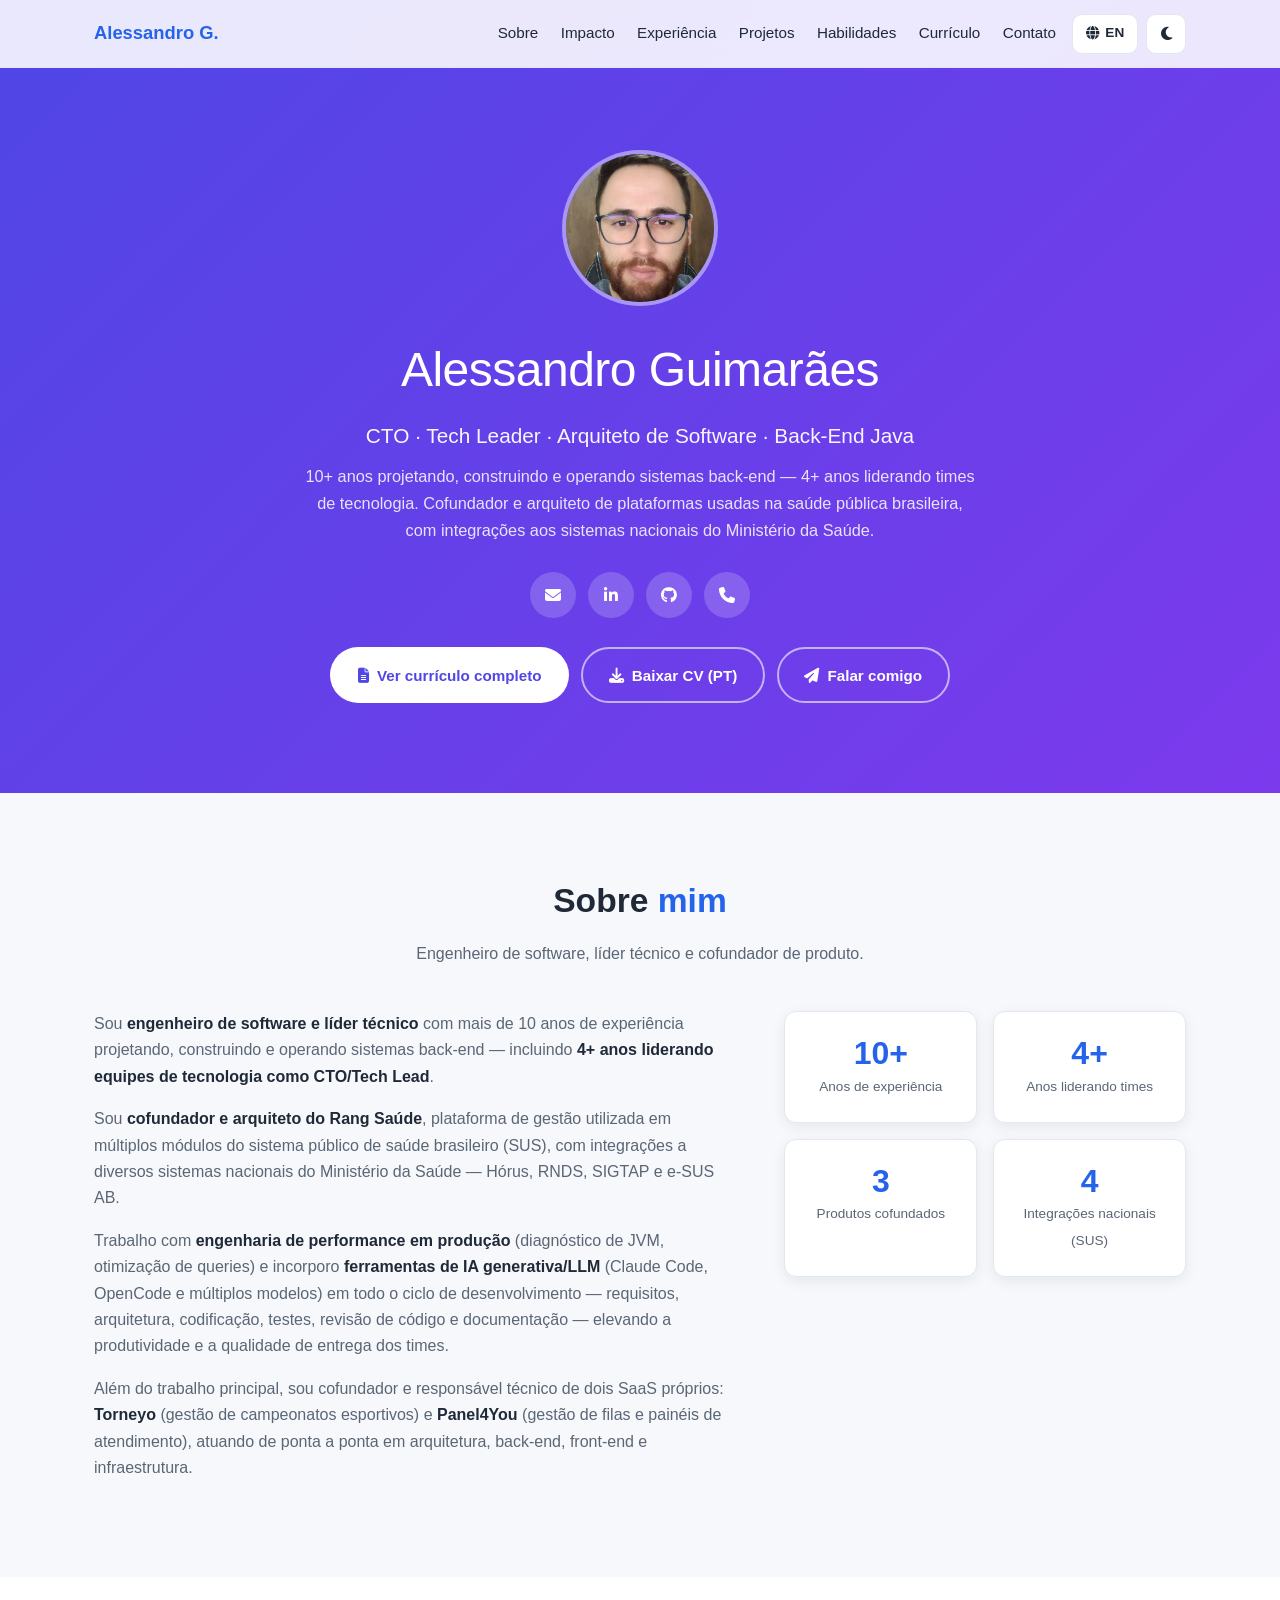
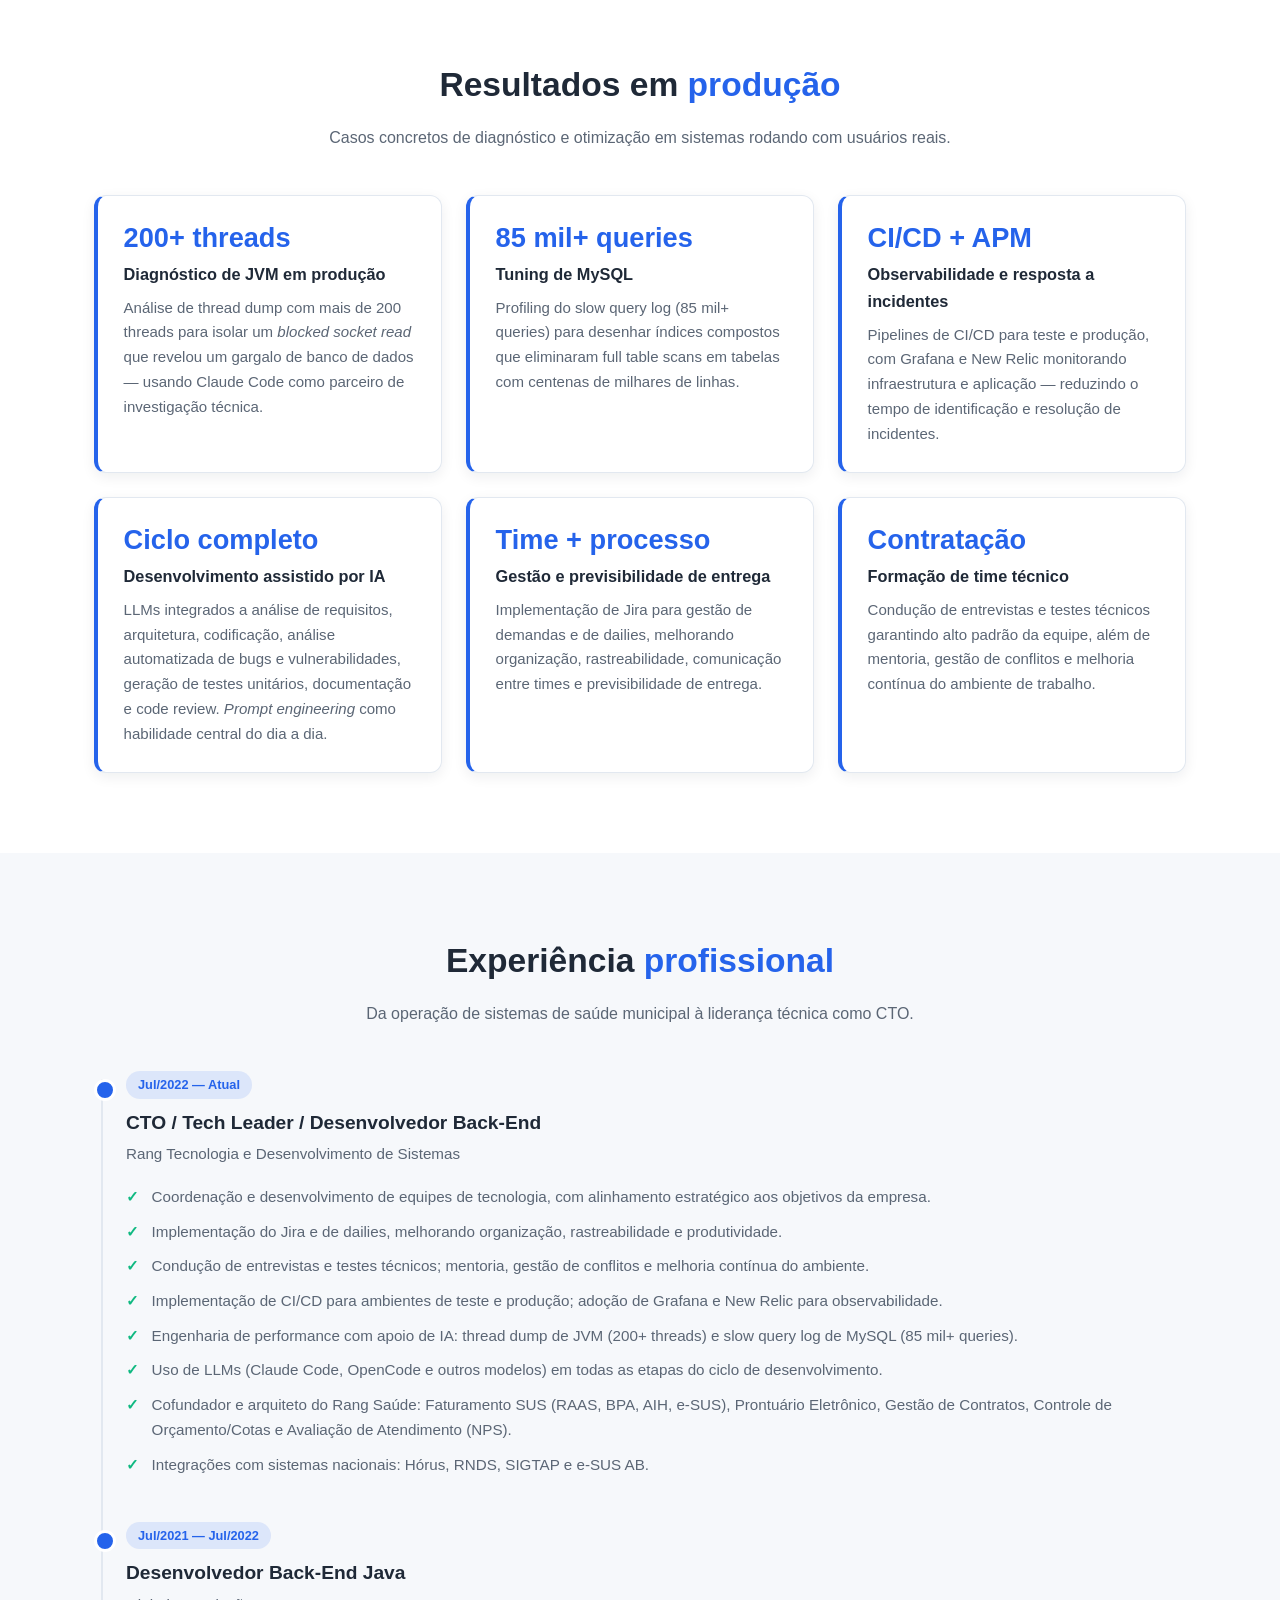
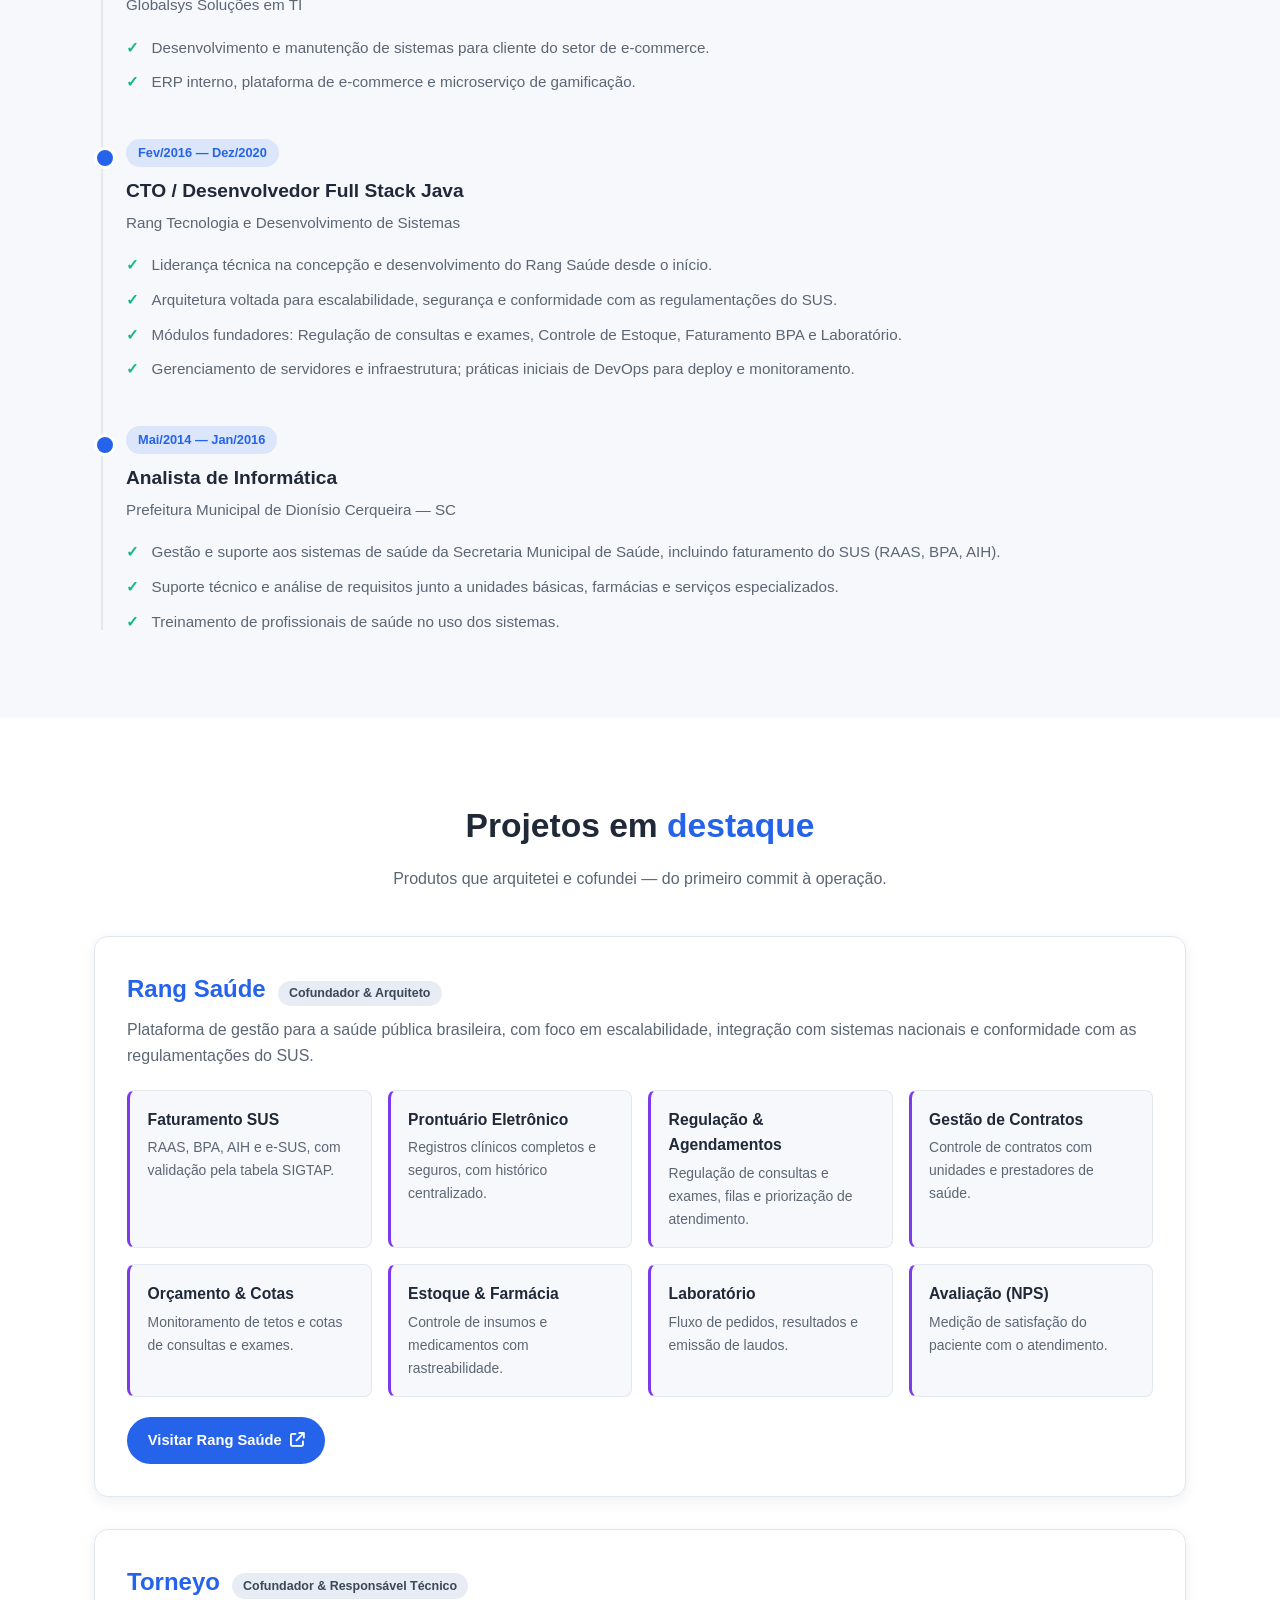
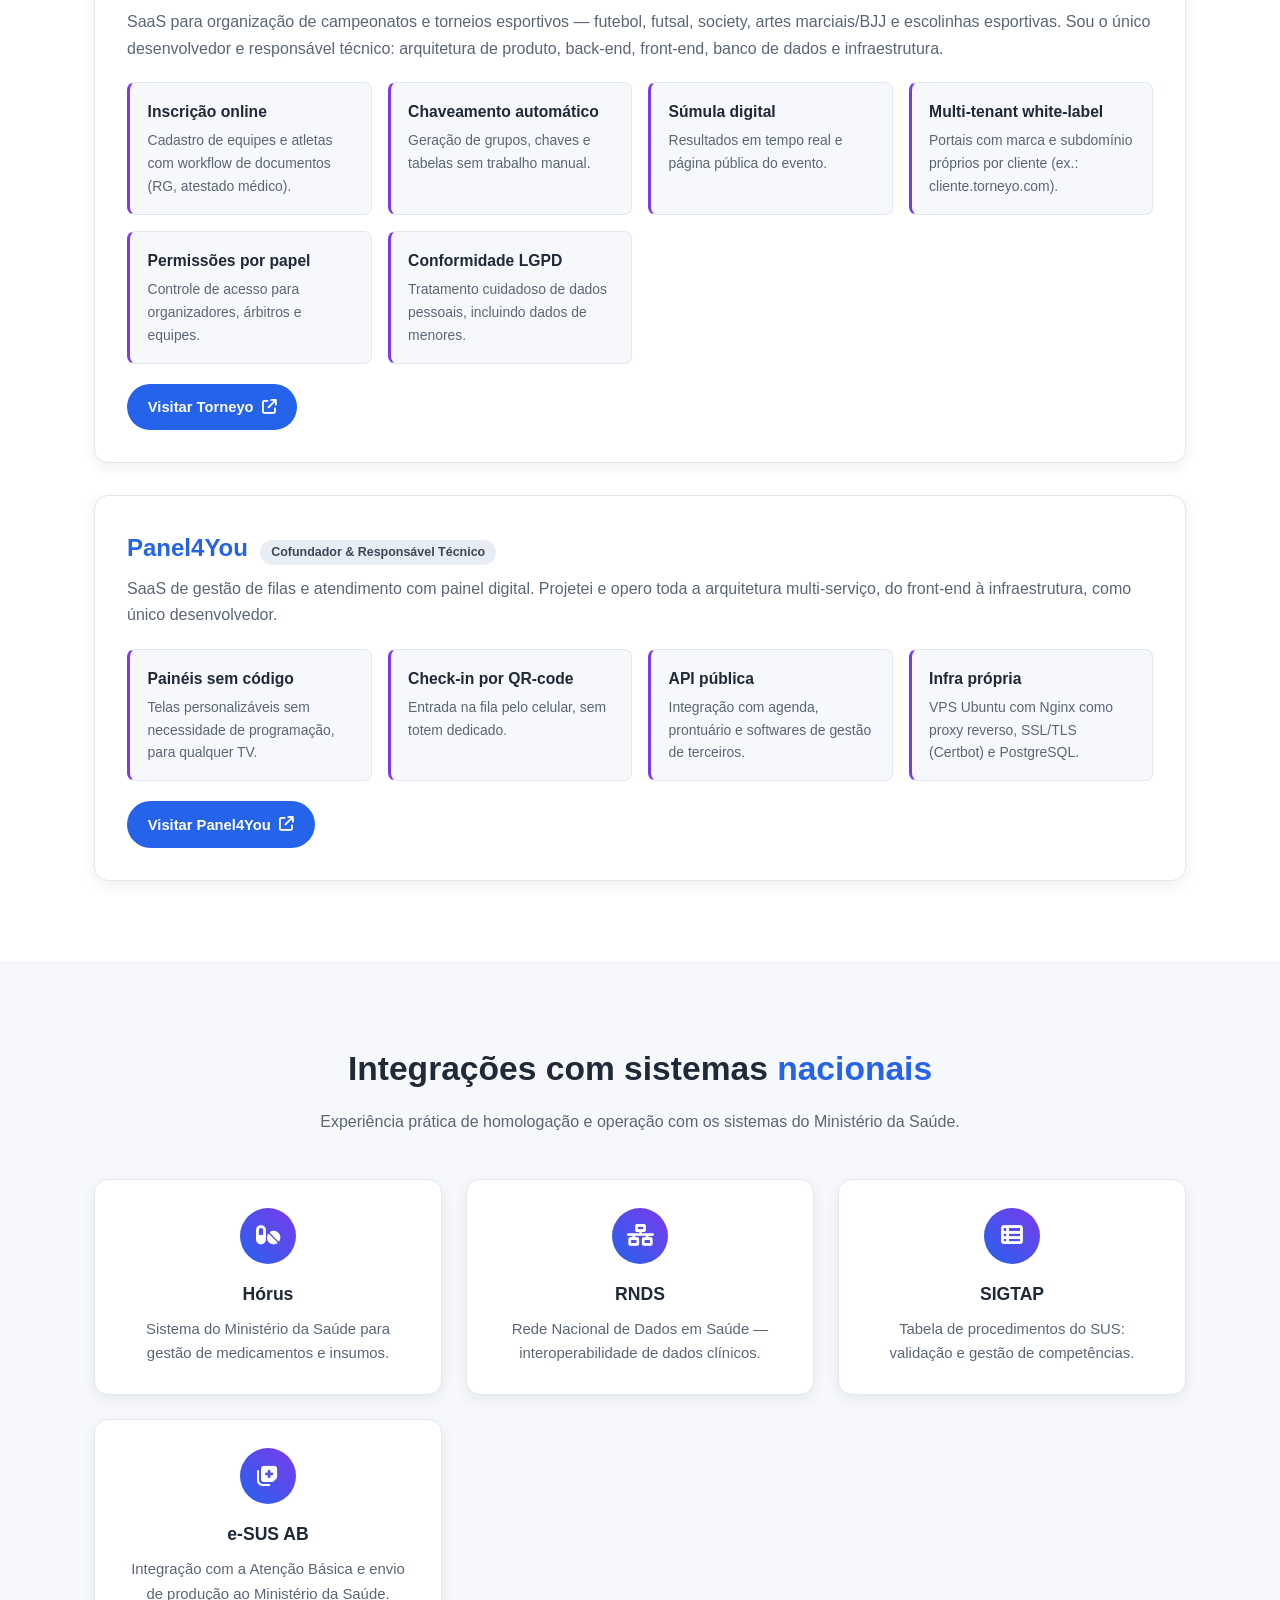
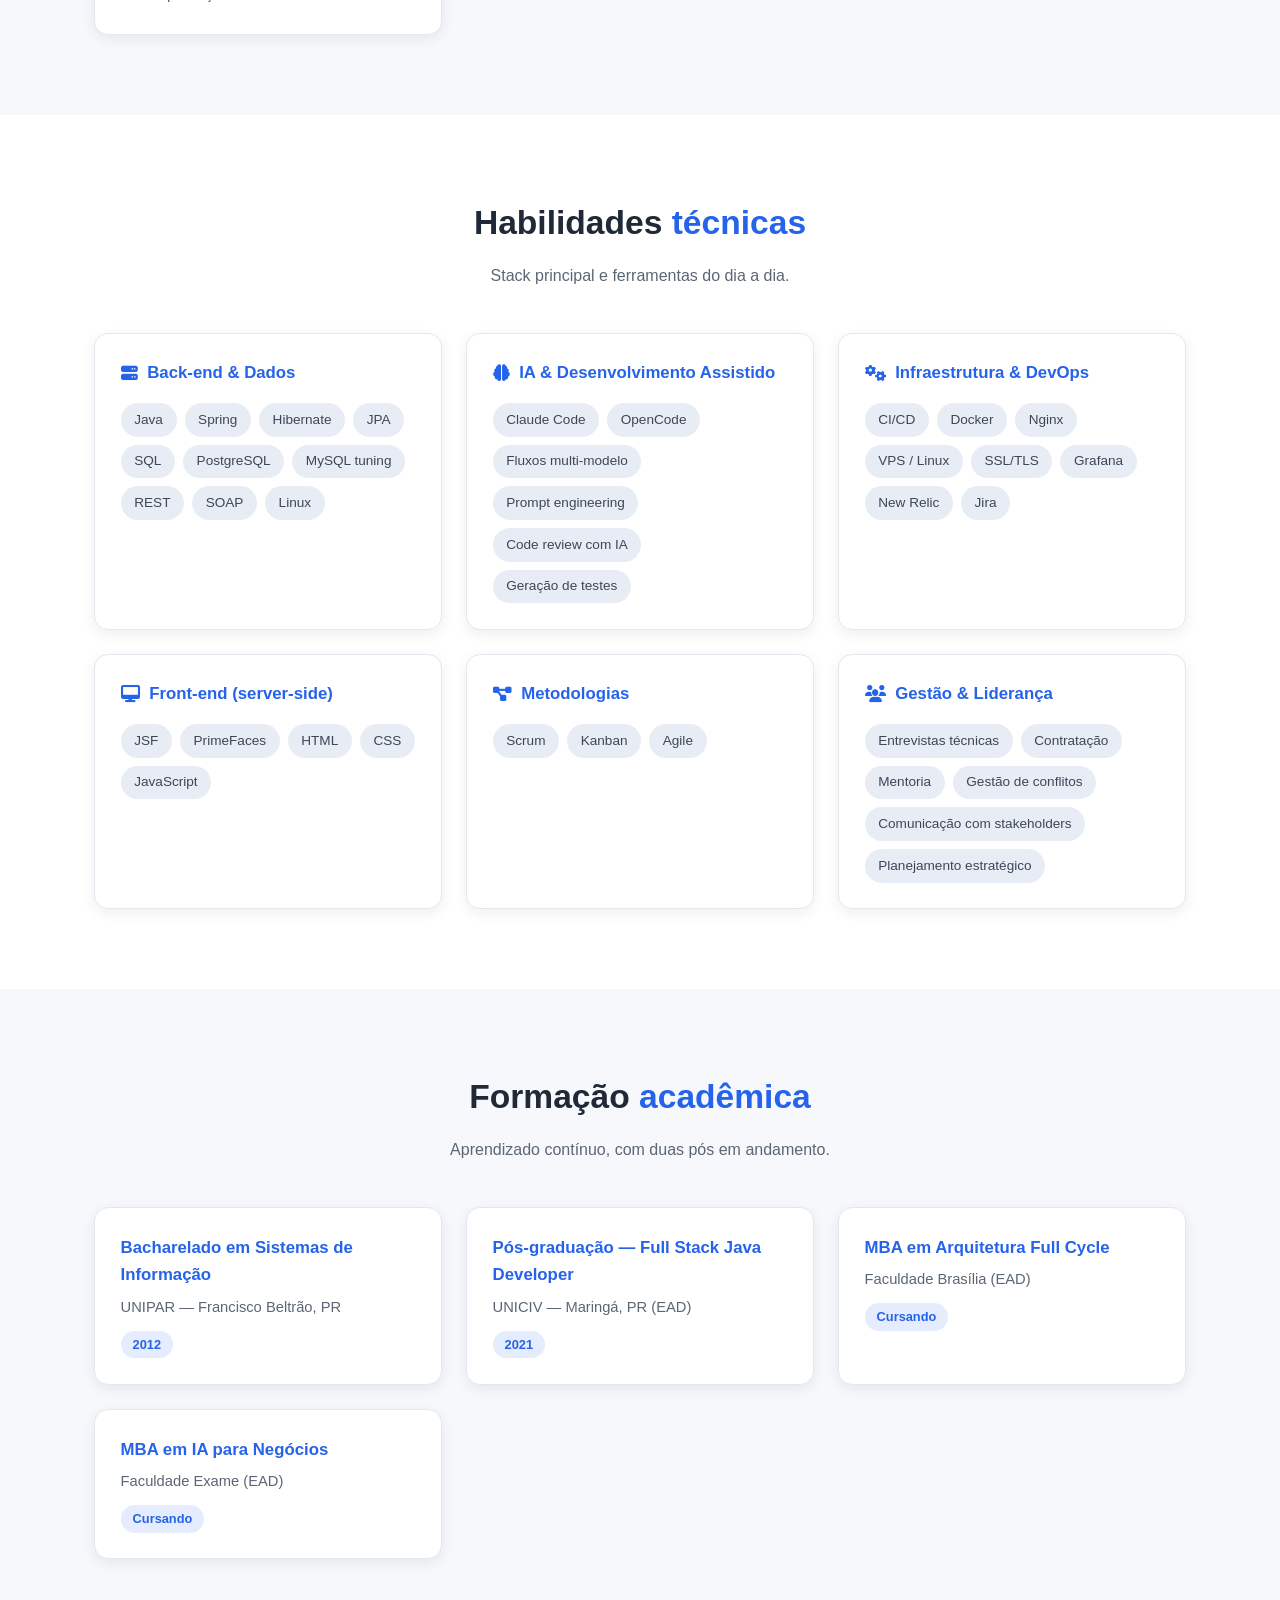
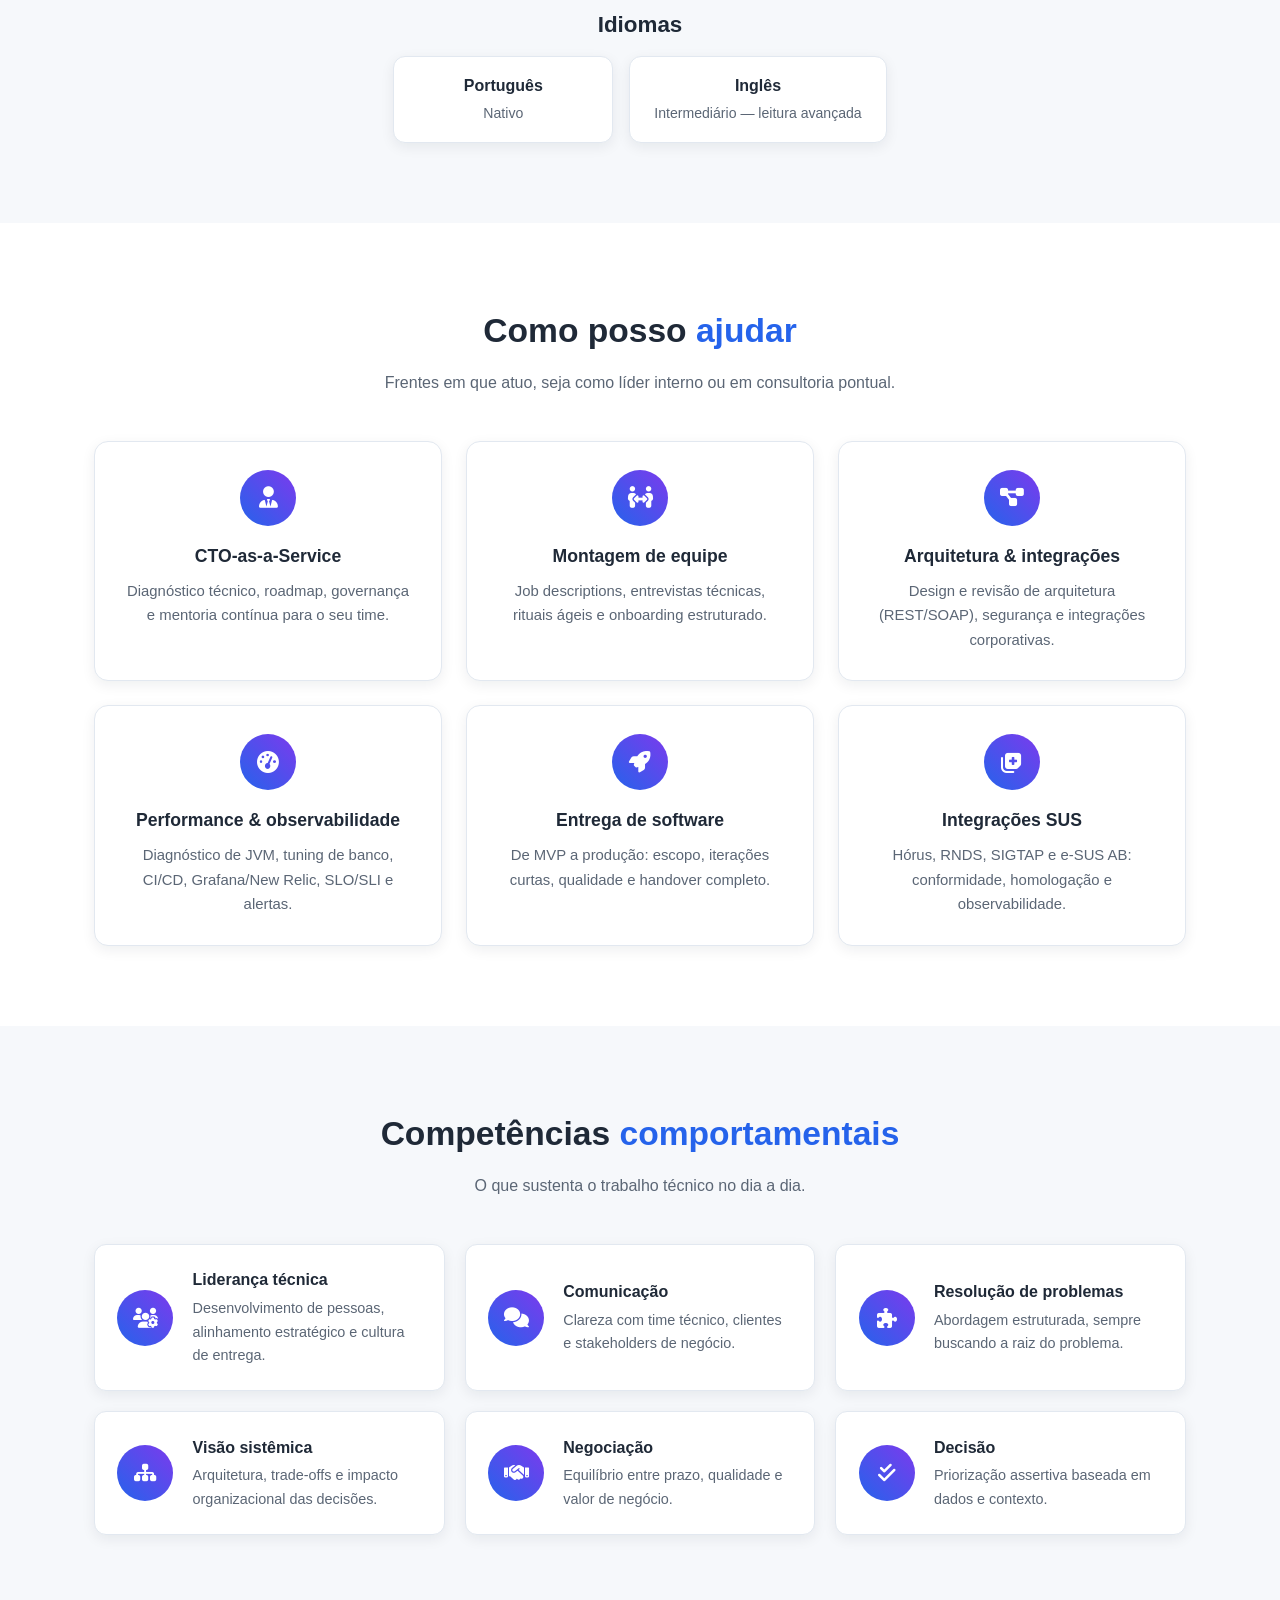
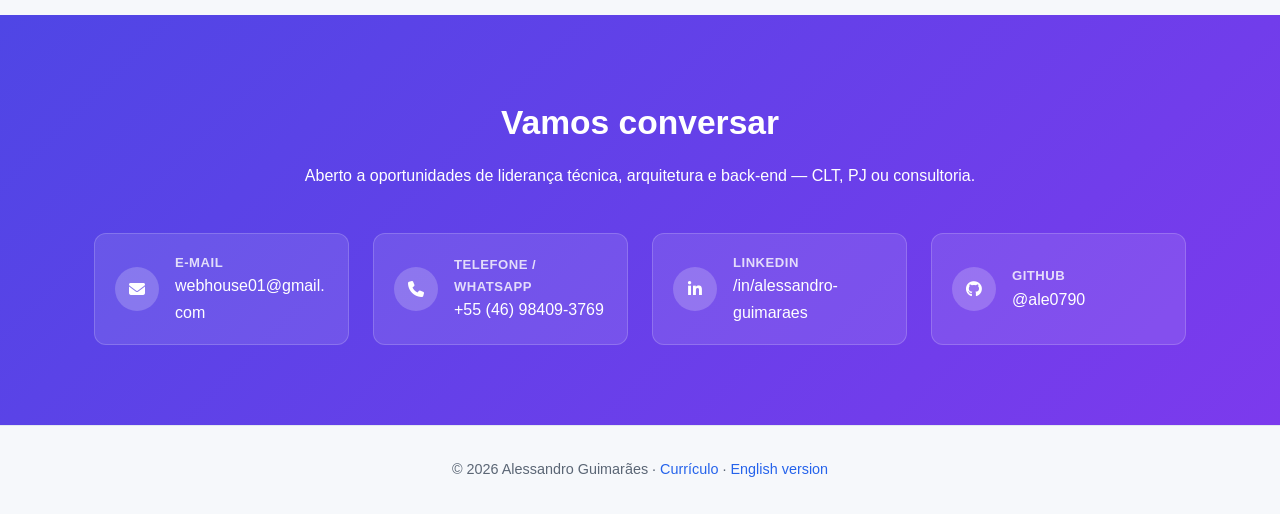
<file: index.html>
<!DOCTYPE html>
<html lang="pt-BR">
<head>
    <meta charset="UTF-8">
    <meta name="viewport" content="width=device-width, initial-scale=1.0">

    <title>Alessandro Guimarães — CTO, Tech Leader e Arquiteto de Software (Java)</title>
    <meta name="description" content="CTO e líder técnico com 10+ anos em back-end Java e 4+ anos liderando times. Cofundador e arquiteto do Rang Saúde (SUS), Torneyo e Panel4You. Integrações Hórus, RNDS, SIGTAP e e-SUS AB.">
    <meta name="author" content="Alessandro Guimarães">
    <meta name="robots" content="index, follow, max-image-preview:large, max-snippet:-1">
    <meta name="theme-color" content="#4f46e5">

    <link rel="canonical" href="https://ale0790.github.io/">
    <link rel="alternate" hreflang="pt-BR" href="https://ale0790.github.io/">
    <link rel="alternate" hreflang="en" href="https://ale0790.github.io/en/">
    <link rel="alternate" hreflang="x-default" href="https://ale0790.github.io/">

    <!-- Open Graph -->
    <meta property="og:type" content="profile">
    <meta property="og:locale" content="pt_BR">
    <meta property="og:locale:alternate" content="en_US">
    <meta property="og:site_name" content="Alessandro Guimarães">
    <meta property="og:title" content="Alessandro Guimarães — CTO, Tech Leader e Arquiteto de Software (Java)">
    <meta property="og:description" content="CTO e líder técnico com 10+ anos em back-end Java e 4+ anos liderando times. Cofundador e arquiteto do Rang Saúde (SUS), Torneyo e Panel4You.">
    <meta property="og:url" content="https://ale0790.github.io/">
    <meta property="og:image" content="https://ale0790.github.io/profile.png">
    <meta property="og:image:alt" content="Foto de Alessandro Guimarães">
    <meta property="profile:first_name" content="Alessandro">
    <meta property="profile:last_name" content="Guimarães">

    <!-- Twitter / X -->
    <meta name="twitter:card" content="summary_large_image">
    <meta name="twitter:title" content="Alessandro Guimarães — CTO, Tech Leader e Arquiteto de Software (Java)">
    <meta name="twitter:description" content="CTO e líder técnico com 10+ anos em back-end Java. Cofundador do Rang Saúde (SUS), Torneyo e Panel4You.">
    <meta name="twitter:image" content="https://ale0790.github.io/profile.png">

    <link rel="icon" href="profile.png" type="image/png">
    <link rel="apple-touch-icon" href="profile.png">

    <link rel="preconnect" href="https://cdnjs.cloudflare.com" crossorigin>
    <link href="https://cdnjs.cloudflare.com/ajax/libs/font-awesome/6.5.2/css/all.min.css" rel="stylesheet">
    <link rel="stylesheet" href="assets/styles.css">

    <!-- Aplica o tema antes da pintura, evitando flash de tela clara -->
    <script>
        (function () {
            try {
                var t = localStorage.getItem('theme');
                if (t) document.documentElement.setAttribute('data-theme', t);
            } catch (e) { /* ignora */ }
        })();
    </script>

    <!-- Dados estruturados: é o que Google e assistentes de IA leem para entender quem você é -->
    <script type="application/ld+json">
    {
      "@context": "https://schema.org",
      "@graph": [
        {
          "@type": "Person",
          "@id": "https://ale0790.github.io/#person",
          "name": "Alessandro Guimarães",
          "givenName": "Alessandro",
          "familyName": "Guimarães",
          "url": "https://ale0790.github.io/",
          "image": "https://ale0790.github.io/profile.png",
          "email": "mailto:webhouse01@gmail.com",
          "telephone": "+55-46-98409-3769",
          "jobTitle": "CTO / Tech Leader / Arquiteto de Software",
          "description": "Engenheiro de software e líder técnico com mais de 10 anos de experiência em sistemas back-end, incluindo 4+ anos liderando equipes como CTO/Tech Lead. Cofundador e arquiteto de plataforma de gestão em saúde pública (SUS).",
          "knowsLanguage": [
            { "@type": "Language", "name": "Português", "alternateName": "pt" },
            { "@type": "Language", "name": "Inglês", "alternateName": "en" }
          ],
          "worksFor": {
            "@type": "Organization",
            "name": "Rang Tecnologia e Desenvolvimento de Sistemas",
            "url": "https://rangsaude.com.br"
          },
          "alumniOf": [
            { "@type": "CollegeOrUniversity", "name": "UNIPAR — Universidade Paranaense" },
            { "@type": "CollegeOrUniversity", "name": "UNICIV — Centro de Inovação VincIT" },
            { "@type": "CollegeOrUniversity", "name": "Faculdade Brasília" },
            { "@type": "CollegeOrUniversity", "name": "Faculdade Exame" }
          ],
          "knowsAbout": [
            "Java", "Spring", "Hibernate", "JPA", "JSF", "PrimeFaces",
            "PostgreSQL", "MySQL performance tuning", "REST", "SOAP", "Linux",
            "Arquitetura de software", "Liderança técnica", "CI/CD", "Docker", "Nginx",
            "Observabilidade", "Grafana", "New Relic",
            "Desenvolvimento assistido por IA", "Prompt engineering", "LLM",
            "Faturamento SUS", "RNDS", "Hórus", "SIGTAP", "e-SUS AB"
          ],
          "address": { "@type": "PostalAddress", "addressCountry": "BR" },
          "sameAs": [
            "https://www.linkedin.com/in/alessandro-guimaraes",
            "https://github.com/ale0790",
            "https://torneyo.com",
            "https://panel4you.io"
          ]
        },
        {
          "@type": "ProfilePage",
          "@id": "https://ale0790.github.io/#webpage",
          "url": "https://ale0790.github.io/",
          "name": "Alessandro Guimarães — CTO, Tech Leader e Arquiteto de Software",
          "inLanguage": "pt-BR",
          "mainEntity": { "@id": "https://ale0790.github.io/#person" }
        }
      ]
    }
    </script>
</head>
<body>
    <a class="skip-link" href="#main">Ir para o conteúdo</a>

    <header>
        <nav>
            <a class="logo" href="#home">Alessandro G.</a>
            <ul class="nav-links">
                <li><a href="#about">Sobre</a></li>
                <li><a href="#impact">Impacto</a></li>
                <li><a href="#experience">Experiência</a></li>
                <li><a href="#projects">Projetos</a></li>
                <li><a href="#skills">Habilidades</a></li>
                <li><a href="curriculo.html">Currículo</a></li>
                <li><a href="#contact">Contato</a></li>
            </ul>
            <div class="nav-actions">
                <a class="lang-switch" href="en/" hreflang="en" lang="en" title="Read in English">
                    <i class="fas fa-globe" aria-hidden="true"></i> EN
                </a>
                <button class="icon-btn theme-toggle" type="button" aria-label="Alternar tema claro/escuro" aria-pressed="false">
                    <i class="fas fa-moon" aria-hidden="true"></i>
                </button>
                <button class="icon-btn menu-toggle" type="button" aria-label="Abrir menu" aria-expanded="false">
                    <i class="fas fa-bars" aria-hidden="true"></i>
                </button>
            </div>
        </nav>
    </header>

    <main id="main">
    <!-- Hero -->
    <section id="home" class="hero">
        <div class="container">
            <div class="profile-img">
                <img src="profile.png" width="156" height="156" alt="Foto de Alessandro Guimarães">
            </div>
            <h1>Alessandro Guimarães</h1>
            <p class="subtitle">CTO · Tech Leader · Arquiteto de Software · Back-End Java</p>
            <p class="tagline">
                10+ anos projetando, construindo e operando sistemas back-end — 4+ anos liderando
                times de tecnologia. Cofundador e arquiteto de plataformas usadas na saúde pública
                brasileira, com integrações aos sistemas nacionais do Ministério da Saúde.
            </p>

            <div class="social-links">
                <a href="mailto:webhouse01@gmail.com" aria-label="Enviar e-mail"><i class="fas fa-envelope" aria-hidden="true"></i></a>
                <a href="https://www.linkedin.com/in/alessandro-guimaraes" target="_blank" rel="noopener" aria-label="LinkedIn"><i class="fab fa-linkedin-in" aria-hidden="true"></i></a>
                <a href="https://github.com/ale0790" target="_blank" rel="noopener" aria-label="GitHub"><i class="fab fa-github" aria-hidden="true"></i></a>
                <a href="tel:+5546984093769" aria-label="Telefone"><i class="fas fa-phone" aria-hidden="true"></i></a>
            </div>

            <div class="hero-cta">
                <a href="curriculo.html" class="cta-button"><i class="fas fa-file-lines" aria-hidden="true"></i> Ver currículo completo</a>
                <a href="cv/Alessandro_Guimaraes_Curriculo_PT.docx" class="cta-button ghost" download><i class="fas fa-download" aria-hidden="true"></i> Baixar CV (PT)</a>
                <a href="#contact" class="cta-button ghost"><i class="fas fa-paper-plane" aria-hidden="true"></i> Falar comigo</a>
            </div>
        </div>
    </section>

    <!-- Sobre -->
    <section id="about" class="section alt">
        <div class="container">
            <h2 class="section-title fade-in">Sobre <span>mim</span></h2>
            <p class="section-lead fade-in">Engenheiro de software, líder técnico e cofundador de produto.</p>

            <div class="about-content">
                <div class="about-text fade-in">
                    <p>
                        Sou <strong>engenheiro de software e líder técnico</strong> com mais de 10 anos de
                        experiência projetando, construindo e operando sistemas back-end — incluindo
                        <strong>4+ anos liderando equipes de tecnologia como CTO/Tech Lead</strong>.
                    </p>
                    <p>
                        Sou <strong>cofundador e arquiteto do Rang Saúde</strong>, plataforma de gestão utilizada
                        em múltiplos módulos do sistema público de saúde brasileiro (SUS), com integrações a
                        diversos sistemas nacionais do Ministério da Saúde — Hórus, RNDS, SIGTAP e e-SUS AB.
                    </p>
                    <p>
                        Trabalho com <strong>engenharia de performance em produção</strong> (diagnóstico de JVM,
                        otimização de queries) e incorporo <strong>ferramentas de IA generativa/LLM</strong>
                        (Claude Code, OpenCode e múltiplos modelos) em todo o ciclo de desenvolvimento —
                        requisitos, arquitetura, codificação, testes, revisão de código e documentação — elevando
                        a produtividade e a qualidade de entrega dos times.
                    </p>
                    <p>
                        Além do trabalho principal, sou cofundador e responsável técnico de dois SaaS próprios:
                        <strong>Torneyo</strong> (gestão de campeonatos esportivos) e <strong>Panel4You</strong>
                        (gestão de filas e painéis de atendimento), atuando de ponta a ponta em arquitetura,
                        back-end, front-end e infraestrutura.
                    </p>
                </div>

                <div class="about-stats fade-in">
                    <div class="stat-item">
                        <span class="stat-number">10+</span>
                        <span>Anos de experiência</span>
                    </div>
                    <div class="stat-item">
                        <span class="stat-number">4+</span>
                        <span>Anos liderando times</span>
                    </div>
                    <div class="stat-item">
                        <span class="stat-number">3</span>
                        <span>Produtos cofundados</span>
                    </div>
                    <div class="stat-item">
                        <span class="stat-number">4</span>
                        <span>Integrações nacionais (SUS)</span>
                    </div>
                </div>
            </div>
        </div>
    </section>

    <!-- Impacto -->
    <section id="impact" class="section">
        <div class="container">
            <h2 class="section-title fade-in">Resultados em <span>produção</span></h2>
            <p class="section-lead fade-in">
                Casos concretos de diagnóstico e otimização em sistemas rodando com usuários reais.
            </p>

            <div class="impact-grid">
                <div class="impact-card fade-in">
                    <div class="impact-metric">200+ threads</div>
                    <h3>Diagnóstico de JVM em produção</h3>
                    <p>
                        Análise de thread dump com mais de 200 threads para isolar um <em>blocked socket read</em>
                        que revelou um gargalo de banco de dados — usando Claude Code como parceiro de
                        investigação técnica.
                    </p>
                </div>
                <div class="impact-card fade-in">
                    <div class="impact-metric">85 mil+ queries</div>
                    <h3>Tuning de MySQL</h3>
                    <p>
                        Profiling do slow query log (85 mil+ queries) para desenhar índices compostos que
                        eliminaram full table scans em tabelas com centenas de milhares de linhas.
                    </p>
                </div>
                <div class="impact-card fade-in">
                    <div class="impact-metric">CI/CD + APM</div>
                    <h3>Observabilidade e resposta a incidentes</h3>
                    <p>
                        Pipelines de CI/CD para teste e produção, com Grafana e New Relic monitorando
                        infraestrutura e aplicação — reduzindo o tempo de identificação e resolução de incidentes.
                    </p>
                </div>
                <div class="impact-card fade-in">
                    <div class="impact-metric">Ciclo completo</div>
                    <h3>Desenvolvimento assistido por IA</h3>
                    <p>
                        LLMs integrados a análise de requisitos, arquitetura, codificação, análise automatizada
                        de bugs e vulnerabilidades, geração de testes unitários, documentação e code review.
                        <em>Prompt engineering</em> como habilidade central do dia a dia.
                    </p>
                </div>
                <div class="impact-card fade-in">
                    <div class="impact-metric">Time + processo</div>
                    <h3>Gestão e previsibilidade de entrega</h3>
                    <p>
                        Implementação de Jira para gestão de demandas e de dailies, melhorando organização,
                        rastreabilidade, comunicação entre times e previsibilidade de entrega.
                    </p>
                </div>
                <div class="impact-card fade-in">
                    <div class="impact-metric">Contratação</div>
                    <h3>Formação de time técnico</h3>
                    <p>
                        Condução de entrevistas e testes técnicos garantindo alto padrão da equipe, além de
                        mentoria, gestão de conflitos e melhoria contínua do ambiente de trabalho.
                    </p>
                </div>
            </div>
        </div>
    </section>

    <!-- Experiência -->
    <section id="experience" class="section alt">
        <div class="container">
            <h2 class="section-title fade-in">Experiência <span>profissional</span></h2>
            <p class="section-lead fade-in">Da operação de sistemas de saúde municipal à liderança técnica como CTO.</p>

            <div class="timeline">
                <article class="timeline-item fade-in">
                    <span class="timeline-period">Jul/2022 — Atual</span>
                    <h3>CTO / Tech Leader / Desenvolvedor Back-End</h3>
                    <p class="timeline-company">Rang Tecnologia e Desenvolvimento de Sistemas</p>
                    <ul class="achievement-list">
                        <li>Coordenação e desenvolvimento de equipes de tecnologia, com alinhamento estratégico aos objetivos da empresa.</li>
                        <li>Implementação do Jira e de dailies, melhorando organização, rastreabilidade e produtividade.</li>
                        <li>Condução de entrevistas e testes técnicos; mentoria, gestão de conflitos e melhoria contínua do ambiente.</li>
                        <li>Implementação de CI/CD para ambientes de teste e produção; adoção de Grafana e New Relic para observabilidade.</li>
                        <li>Engenharia de performance com apoio de IA: thread dump de JVM (200+ threads) e slow query log de MySQL (85 mil+ queries).</li>
                        <li>Uso de LLMs (Claude Code, OpenCode e outros modelos) em todas as etapas do ciclo de desenvolvimento.</li>
                        <li>Cofundador e arquiteto do Rang Saúde: Faturamento SUS (RAAS, BPA, AIH, e-SUS), Prontuário Eletrônico, Gestão de Contratos, Controle de Orçamento/Cotas e Avaliação de Atendimento (NPS).</li>
                        <li>Integrações com sistemas nacionais: Hórus, RNDS, SIGTAP e e-SUS AB.</li>
                    </ul>
                </article>

                <article class="timeline-item fade-in">
                    <span class="timeline-period">Jul/2021 — Jul/2022</span>
                    <h3>Desenvolvedor Back-End Java</h3>
                    <p class="timeline-company">Globalsys Soluções em TI</p>
                    <ul class="achievement-list">
                        <li>Desenvolvimento e manutenção de sistemas para cliente do setor de e-commerce.</li>
                        <li>ERP interno, plataforma de e-commerce e microserviço de gamificação.</li>
                    </ul>
                </article>

                <article class="timeline-item fade-in">
                    <span class="timeline-period">Fev/2016 — Dez/2020</span>
                    <h3>CTO / Desenvolvedor Full Stack Java</h3>
                    <p class="timeline-company">Rang Tecnologia e Desenvolvimento de Sistemas</p>
                    <ul class="achievement-list">
                        <li>Liderança técnica na concepção e desenvolvimento do Rang Saúde desde o início.</li>
                        <li>Arquitetura voltada para escalabilidade, segurança e conformidade com as regulamentações do SUS.</li>
                        <li>Módulos fundadores: Regulação de consultas e exames, Controle de Estoque, Faturamento BPA e Laboratório.</li>
                        <li>Gerenciamento de servidores e infraestrutura; práticas iniciais de DevOps para deploy e monitoramento.</li>
                    </ul>
                </article>

                <article class="timeline-item fade-in">
                    <span class="timeline-period">Mai/2014 — Jan/2016</span>
                    <h3>Analista de Informática</h3>
                    <p class="timeline-company">Prefeitura Municipal de Dionísio Cerqueira — SC</p>
                    <ul class="achievement-list">
                        <li>Gestão e suporte aos sistemas de saúde da Secretaria Municipal de Saúde, incluindo faturamento do SUS (RAAS, BPA, AIH).</li>
                        <li>Suporte técnico e análise de requisitos junto a unidades básicas, farmácias e serviços especializados.</li>
                        <li>Treinamento de profissionais de saúde no uso dos sistemas.</li>
                    </ul>
                </article>
            </div>
        </div>
    </section>

    <!-- Projetos -->
    <section id="projects" class="section">
        <div class="container">
            <h2 class="section-title fade-in">Projetos em <span>destaque</span></h2>
            <p class="section-lead fade-in">Produtos que arquitetei e cofundei — do primeiro commit à operação.</p>

            <div class="projects-grid">
                <article class="project-card fade-in">
                    <div class="project-head">
                        <h3 class="project-title">Rang Saúde</h3>
                        <span class="project-role">Cofundador &amp; Arquiteto</span>
                    </div>
                    <p>
                        Plataforma de gestão para a saúde pública brasileira, com foco em escalabilidade,
                        integração com sistemas nacionais e conformidade com as regulamentações do SUS.
                    </p>
                    <div class="project-modules">
                        <div class="module-card">
                            <h4>Faturamento SUS</h4>
                            <p>RAAS, BPA, AIH e e-SUS, com validação pela tabela SIGTAP.</p>
                        </div>
                        <div class="module-card">
                            <h4>Prontuário Eletrônico</h4>
                            <p>Registros clínicos completos e seguros, com histórico centralizado.</p>
                        </div>
                        <div class="module-card">
                            <h4>Regulação &amp; Agendamentos</h4>
                            <p>Regulação de consultas e exames, filas e priorização de atendimento.</p>
                        </div>
                        <div class="module-card">
                            <h4>Gestão de Contratos</h4>
                            <p>Controle de contratos com unidades e prestadores de saúde.</p>
                        </div>
                        <div class="module-card">
                            <h4>Orçamento &amp; Cotas</h4>
                            <p>Monitoramento de tetos e cotas de consultas e exames.</p>
                        </div>
                        <div class="module-card">
                            <h4>Estoque &amp; Farmácia</h4>
                            <p>Controle de insumos e medicamentos com rastreabilidade.</p>
                        </div>
                        <div class="module-card">
                            <h4>Laboratório</h4>
                            <p>Fluxo de pedidos, resultados e emissão de laudos.</p>
                        </div>
                        <div class="module-card">
                            <h4>Avaliação (NPS)</h4>
                            <p>Medição de satisfação do paciente com o atendimento.</p>
                        </div>
                    </div>
                    <a href="https://rangsaude.com.br" target="_blank" rel="noopener" class="btn">
                        Visitar Rang Saúde <i class="fas fa-arrow-up-right-from-square" aria-hidden="true"></i>
                    </a>
                </article>

                <article class="project-card fade-in">
                    <div class="project-head">
                        <h3 class="project-title">Torneyo</h3>
                        <span class="project-role">Cofundador &amp; Responsável Técnico</span>
                    </div>
                    <p>
                        SaaS para organização de campeonatos e torneios esportivos — futebol, futsal, society,
                        artes marciais/BJJ e escolinhas esportivas. Sou o único desenvolvedor e responsável
                        técnico: arquitetura de produto, back-end, front-end, banco de dados e infraestrutura.
                    </p>
                    <div class="project-modules">
                        <div class="module-card">
                            <h4>Inscrição online</h4>
                            <p>Cadastro de equipes e atletas com workflow de documentos (RG, atestado médico).</p>
                        </div>
                        <div class="module-card">
                            <h4>Chaveamento automático</h4>
                            <p>Geração de grupos, chaves e tabelas sem trabalho manual.</p>
                        </div>
                        <div class="module-card">
                            <h4>Súmula digital</h4>
                            <p>Resultados em tempo real e página pública do evento.</p>
                        </div>
                        <div class="module-card">
                            <h4>Multi-tenant white-label</h4>
                            <p>Portais com marca e subdomínio próprios por cliente (ex.: cliente.torneyo.com).</p>
                        </div>
                        <div class="module-card">
                            <h4>Permissões por papel</h4>
                            <p>Controle de acesso para organizadores, árbitros e equipes.</p>
                        </div>
                        <div class="module-card">
                            <h4>Conformidade LGPD</h4>
                            <p>Tratamento cuidadoso de dados pessoais, incluindo dados de menores.</p>
                        </div>
                    </div>
                    <a href="https://torneyo.com" target="_blank" rel="noopener" class="btn">
                        Visitar Torneyo <i class="fas fa-arrow-up-right-from-square" aria-hidden="true"></i>
                    </a>
                </article>

                <article class="project-card fade-in">
                    <div class="project-head">
                        <h3 class="project-title">Panel4You</h3>
                        <span class="project-role">Cofundador &amp; Responsável Técnico</span>
                    </div>
                    <p>
                        SaaS de gestão de filas e atendimento com painel digital. Projetei e opero toda a
                        arquitetura multi-serviço, do front-end à infraestrutura, como único desenvolvedor.
                    </p>
                    <div class="project-modules">
                        <div class="module-card">
                            <h4>Painéis sem código</h4>
                            <p>Telas personalizáveis sem necessidade de programação, para qualquer TV.</p>
                        </div>
                        <div class="module-card">
                            <h4>Check-in por QR-code</h4>
                            <p>Entrada na fila pelo celular, sem totem dedicado.</p>
                        </div>
                        <div class="module-card">
                            <h4>API pública</h4>
                            <p>Integração com agenda, prontuário e softwares de gestão de terceiros.</p>
                        </div>
                        <div class="module-card">
                            <h4>Infra própria</h4>
                            <p>VPS Ubuntu com Nginx como proxy reverso, SSL/TLS (Certbot) e PostgreSQL.</p>
                        </div>
                    </div>
                    <a href="https://panel4you.io" target="_blank" rel="noopener" class="btn">
                        Visitar Panel4You <i class="fas fa-arrow-up-right-from-square" aria-hidden="true"></i>
                    </a>
                </article>
            </div>
        </div>
    </section>

    <!-- Integrações -->
    <section id="integrations" class="section alt">
        <div class="container">
            <h2 class="section-title fade-in">Integrações com sistemas <span>nacionais</span></h2>
            <p class="section-lead fade-in">
                Experiência prática de homologação e operação com os sistemas do Ministério da Saúde.
            </p>

            <div class="card-grid">
                <div class="feature-card fade-in">
                    <div class="feature-icon"><i class="fas fa-pills" aria-hidden="true"></i></div>
                    <h3>Hórus</h3>
                    <p>Sistema do Ministério da Saúde para gestão de medicamentos e insumos.</p>
                </div>
                <div class="feature-card fade-in">
                    <div class="feature-icon"><i class="fas fa-network-wired" aria-hidden="true"></i></div>
                    <h3>RNDS</h3>
                    <p>Rede Nacional de Dados em Saúde — interoperabilidade de dados clínicos.</p>
                </div>
                <div class="feature-card fade-in">
                    <div class="feature-icon"><i class="fas fa-table-list" aria-hidden="true"></i></div>
                    <h3>SIGTAP</h3>
                    <p>Tabela de procedimentos do SUS: validação e gestão de competências.</p>
                </div>
                <div class="feature-card fade-in">
                    <div class="feature-icon"><i class="fas fa-notes-medical" aria-hidden="true"></i></div>
                    <h3>e-SUS AB</h3>
                    <p>Integração com a Atenção Básica e envio de produção ao Ministério da Saúde.</p>
                </div>
            </div>
        </div>
    </section>

    <!-- Habilidades -->
    <section id="skills" class="section">
        <div class="container">
            <h2 class="section-title fade-in">Habilidades <span>técnicas</span></h2>
            <p class="section-lead fade-in">Stack principal e ferramentas do dia a dia.</p>

            <div class="skills-grid">
                <div class="skill-category fade-in">
                    <h3><i class="fas fa-server" aria-hidden="true"></i> Back-end &amp; Dados</h3>
                    <div class="skill-tags">
                        <span class="skill-tag">Java</span>
                        <span class="skill-tag">Spring</span>
                        <span class="skill-tag">Hibernate</span>
                        <span class="skill-tag">JPA</span>
                        <span class="skill-tag">SQL</span>
                        <span class="skill-tag">PostgreSQL</span>
                        <span class="skill-tag">MySQL tuning</span>
                        <span class="skill-tag">REST</span>
                        <span class="skill-tag">SOAP</span>
                        <span class="skill-tag">Linux</span>
                    </div>
                </div>
                <div class="skill-category fade-in">
                    <h3><i class="fas fa-brain" aria-hidden="true"></i> IA &amp; Desenvolvimento Assistido</h3>
                    <div class="skill-tags">
                        <span class="skill-tag">Claude Code</span>
                        <span class="skill-tag">OpenCode</span>
                        <span class="skill-tag">Fluxos multi-modelo</span>
                        <span class="skill-tag">Prompt engineering</span>
                        <span class="skill-tag">Code review com IA</span>
                        <span class="skill-tag">Geração de testes</span>
                    </div>
                </div>
                <div class="skill-category fade-in">
                    <h3><i class="fas fa-cogs" aria-hidden="true"></i> Infraestrutura &amp; DevOps</h3>
                    <div class="skill-tags">
                        <span class="skill-tag">CI/CD</span>
                        <span class="skill-tag">Docker</span>
                        <span class="skill-tag">Nginx</span>
                        <span class="skill-tag">VPS / Linux</span>
                        <span class="skill-tag">SSL/TLS</span>
                        <span class="skill-tag">Grafana</span>
                        <span class="skill-tag">New Relic</span>
                        <span class="skill-tag">Jira</span>
                    </div>
                </div>
                <div class="skill-category fade-in">
                    <h3><i class="fas fa-desktop" aria-hidden="true"></i> Front-end (server-side)</h3>
                    <div class="skill-tags">
                        <span class="skill-tag">JSF</span>
                        <span class="skill-tag">PrimeFaces</span>
                        <span class="skill-tag">HTML</span>
                        <span class="skill-tag">CSS</span>
                        <span class="skill-tag">JavaScript</span>
                    </div>
                </div>
                <div class="skill-category fade-in">
                    <h3><i class="fas fa-diagram-project" aria-hidden="true"></i> Metodologias</h3>
                    <div class="skill-tags">
                        <span class="skill-tag">Scrum</span>
                        <span class="skill-tag">Kanban</span>
                        <span class="skill-tag">Agile</span>
                    </div>
                </div>
                <div class="skill-category fade-in">
                    <h3><i class="fas fa-users" aria-hidden="true"></i> Gestão &amp; Liderança</h3>
                    <div class="skill-tags">
                        <span class="skill-tag">Entrevistas técnicas</span>
                        <span class="skill-tag">Contratação</span>
                        <span class="skill-tag">Mentoria</span>
                        <span class="skill-tag">Gestão de conflitos</span>
                        <span class="skill-tag">Comunicação com stakeholders</span>
                        <span class="skill-tag">Planejamento estratégico</span>
                    </div>
                </div>
            </div>
        </div>
    </section>

    <!-- Formação -->
    <section id="education" class="section alt">
        <div class="container">
            <h2 class="section-title fade-in">Formação <span>acadêmica</span></h2>
            <p class="section-lead fade-in">Aprendizado contínuo, com duas pós em andamento.</p>

            <div class="education-grid">
                <div class="education-card fade-in">
                    <div class="degree">Bacharelado em Sistemas de Informação</div>
                    <div class="institution">UNIPAR — Francisco Beltrão, PR</div>
                    <span class="year">2012</span>
                </div>
                <div class="education-card fade-in">
                    <div class="degree">Pós-graduação — Full Stack Java Developer</div>
                    <div class="institution">UNICIV — Maringá, PR (EAD)</div>
                    <span class="year">2021</span>
                </div>
                <div class="education-card fade-in">
                    <div class="degree">MBA em Arquitetura Full Cycle</div>
                    <div class="institution">Faculdade Brasília (EAD)</div>
                    <span class="year">Cursando</span>
                </div>
                <div class="education-card fade-in">
                    <div class="degree">MBA em IA para Negócios</div>
                    <div class="institution">Faculdade Exame (EAD)</div>
                    <span class="year">Cursando</span>
                </div>
            </div>

            <h3 class="section-title fade-in" style="font-size:1.4rem; margin-top:3rem;">Idiomas</h3>
            <div class="lang-list fade-in">
                <div class="lang-item">
                    <strong>Português</strong>
                    <span>Nativo</span>
                </div>
                <div class="lang-item">
                    <strong>Inglês</strong>
                    <span>Intermediário — leitura avançada</span>
                </div>
            </div>
        </div>
    </section>

    <!-- Serviços -->
    <section id="services" class="section">
        <div class="container">
            <h2 class="section-title fade-in">Como posso <span>ajudar</span></h2>
            <p class="section-lead fade-in">Frentes em que atuo, seja como líder interno ou em consultoria pontual.</p>

            <div class="card-grid">
                <div class="feature-card fade-in">
                    <div class="feature-icon"><i class="fas fa-user-tie" aria-hidden="true"></i></div>
                    <h3>CTO-as-a-Service</h3>
                    <p>Diagnóstico técnico, roadmap, governança e mentoria contínua para o seu time.</p>
                </div>
                <div class="feature-card fade-in">
                    <div class="feature-icon"><i class="fas fa-people-arrows" aria-hidden="true"></i></div>
                    <h3>Montagem de equipe</h3>
                    <p>Job descriptions, entrevistas técnicas, rituais ágeis e onboarding estruturado.</p>
                </div>
                <div class="feature-card fade-in">
                    <div class="feature-icon"><i class="fas fa-diagram-project" aria-hidden="true"></i></div>
                    <h3>Arquitetura &amp; integrações</h3>
                    <p>Design e revisão de arquitetura (REST/SOAP), segurança e integrações corporativas.</p>
                </div>
                <div class="feature-card fade-in">
                    <div class="feature-icon"><i class="fas fa-gauge-high" aria-hidden="true"></i></div>
                    <h3>Performance &amp; observabilidade</h3>
                    <p>Diagnóstico de JVM, tuning de banco, CI/CD, Grafana/New Relic, SLO/SLI e alertas.</p>
                </div>
                <div class="feature-card fade-in">
                    <div class="feature-icon"><i class="fas fa-rocket" aria-hidden="true"></i></div>
                    <h3>Entrega de software</h3>
                    <p>De MVP a produção: escopo, iterações curtas, qualidade e handover completo.</p>
                </div>
                <div class="feature-card fade-in">
                    <div class="feature-icon"><i class="fas fa-notes-medical" aria-hidden="true"></i></div>
                    <h3>Integrações SUS</h3>
                    <p>Hórus, RNDS, SIGTAP e e-SUS AB: conformidade, homologação e observabilidade.</p>
                </div>
            </div>
        </div>
    </section>

    <!-- Soft skills -->
    <section id="soft-skills" class="section alt">
        <div class="container">
            <h2 class="section-title fade-in">Competências <span>comportamentais</span></h2>
            <p class="section-lead fade-in">O que sustenta o trabalho técnico no dia a dia.</p>

            <div class="soft-skills-grid">
                <div class="soft-skill fade-in">
                    <div class="soft-skill-icon"><i class="fas fa-users-gear" aria-hidden="true"></i></div>
                    <div>
                        <h4>Liderança técnica</h4>
                        <p>Desenvolvimento de pessoas, alinhamento estratégico e cultura de entrega.</p>
                    </div>
                </div>
                <div class="soft-skill fade-in">
                    <div class="soft-skill-icon"><i class="fas fa-comments" aria-hidden="true"></i></div>
                    <div>
                        <h4>Comunicação</h4>
                        <p>Clareza com time técnico, clientes e stakeholders de negócio.</p>
                    </div>
                </div>
                <div class="soft-skill fade-in">
                    <div class="soft-skill-icon"><i class="fas fa-puzzle-piece" aria-hidden="true"></i></div>
                    <div>
                        <h4>Resolução de problemas</h4>
                        <p>Abordagem estruturada, sempre buscando a raiz do problema.</p>
                    </div>
                </div>
                <div class="soft-skill fade-in">
                    <div class="soft-skill-icon"><i class="fas fa-sitemap" aria-hidden="true"></i></div>
                    <div>
                        <h4>Visão sistêmica</h4>
                        <p>Arquitetura, trade-offs e impacto organizacional das decisões.</p>
                    </div>
                </div>
                <div class="soft-skill fade-in">
                    <div class="soft-skill-icon"><i class="fas fa-handshake" aria-hidden="true"></i></div>
                    <div>
                        <h4>Negociação</h4>
                        <p>Equilíbrio entre prazo, qualidade e valor de negócio.</p>
                    </div>
                </div>
                <div class="soft-skill fade-in">
                    <div class="soft-skill-icon"><i class="fas fa-check-double" aria-hidden="true"></i></div>
                    <div>
                        <h4>Decisão</h4>
                        <p>Priorização assertiva baseada em dados e contexto.</p>
                    </div>
                </div>
            </div>
        </div>
    </section>

    <!-- Contato -->
    <section id="contact" class="section contact">
        <div class="container">
            <h2 class="section-title fade-in">Vamos <span>conversar</span></h2>
            <p class="section-lead fade-in">
                Aberto a oportunidades de liderança técnica, arquitetura e back-end — CLT, PJ ou consultoria.
            </p>

            <div class="contact-grid">
                <div class="contact-item fade-in">
                    <div class="contact-icon"><i class="fas fa-envelope" aria-hidden="true"></i></div>
                    <div>
                        <strong>E-mail</strong>
                        <a href="mailto:webhouse01@gmail.com">webhouse01@gmail.com</a>
                    </div>
                </div>
                <div class="contact-item fade-in">
                    <div class="contact-icon"><i class="fas fa-phone" aria-hidden="true"></i></div>
                    <div>
                        <strong>Telefone / WhatsApp</strong>
                        <a href="tel:+5546984093769">+55 (46) 98409-3769</a>
                    </div>
                </div>
                <div class="contact-item fade-in">
                    <div class="contact-icon"><i class="fab fa-linkedin-in" aria-hidden="true"></i></div>
                    <div>
                        <strong>LinkedIn</strong>
                        <a href="https://www.linkedin.com/in/alessandro-guimaraes" target="_blank" rel="noopener">/in/alessandro-guimaraes</a>
                    </div>
                </div>
                <div class="contact-item fade-in">
                    <div class="contact-icon"><i class="fab fa-github" aria-hidden="true"></i></div>
                    <div>
                        <strong>GitHub</strong>
                        <a href="https://github.com/ale0790" target="_blank" rel="noopener">@ale0790</a>
                    </div>
                </div>
            </div>
        </div>
    </section>
    </main>

    <footer>
        <div class="container">
            <p>
                &copy; <span id="year"></span> Alessandro Guimarães ·
                <a href="curriculo.html">Currículo</a> ·
                <a href="en/" hreflang="en" lang="en">English version</a>
            </p>
        </div>
    </footer>

    <button class="scroll-top" type="button" aria-label="Voltar ao topo">
        <i class="fas fa-arrow-up" aria-hidden="true"></i>
    </button>

    <script src="assets/main.js" defer></script>
</body>
</html>
</file>
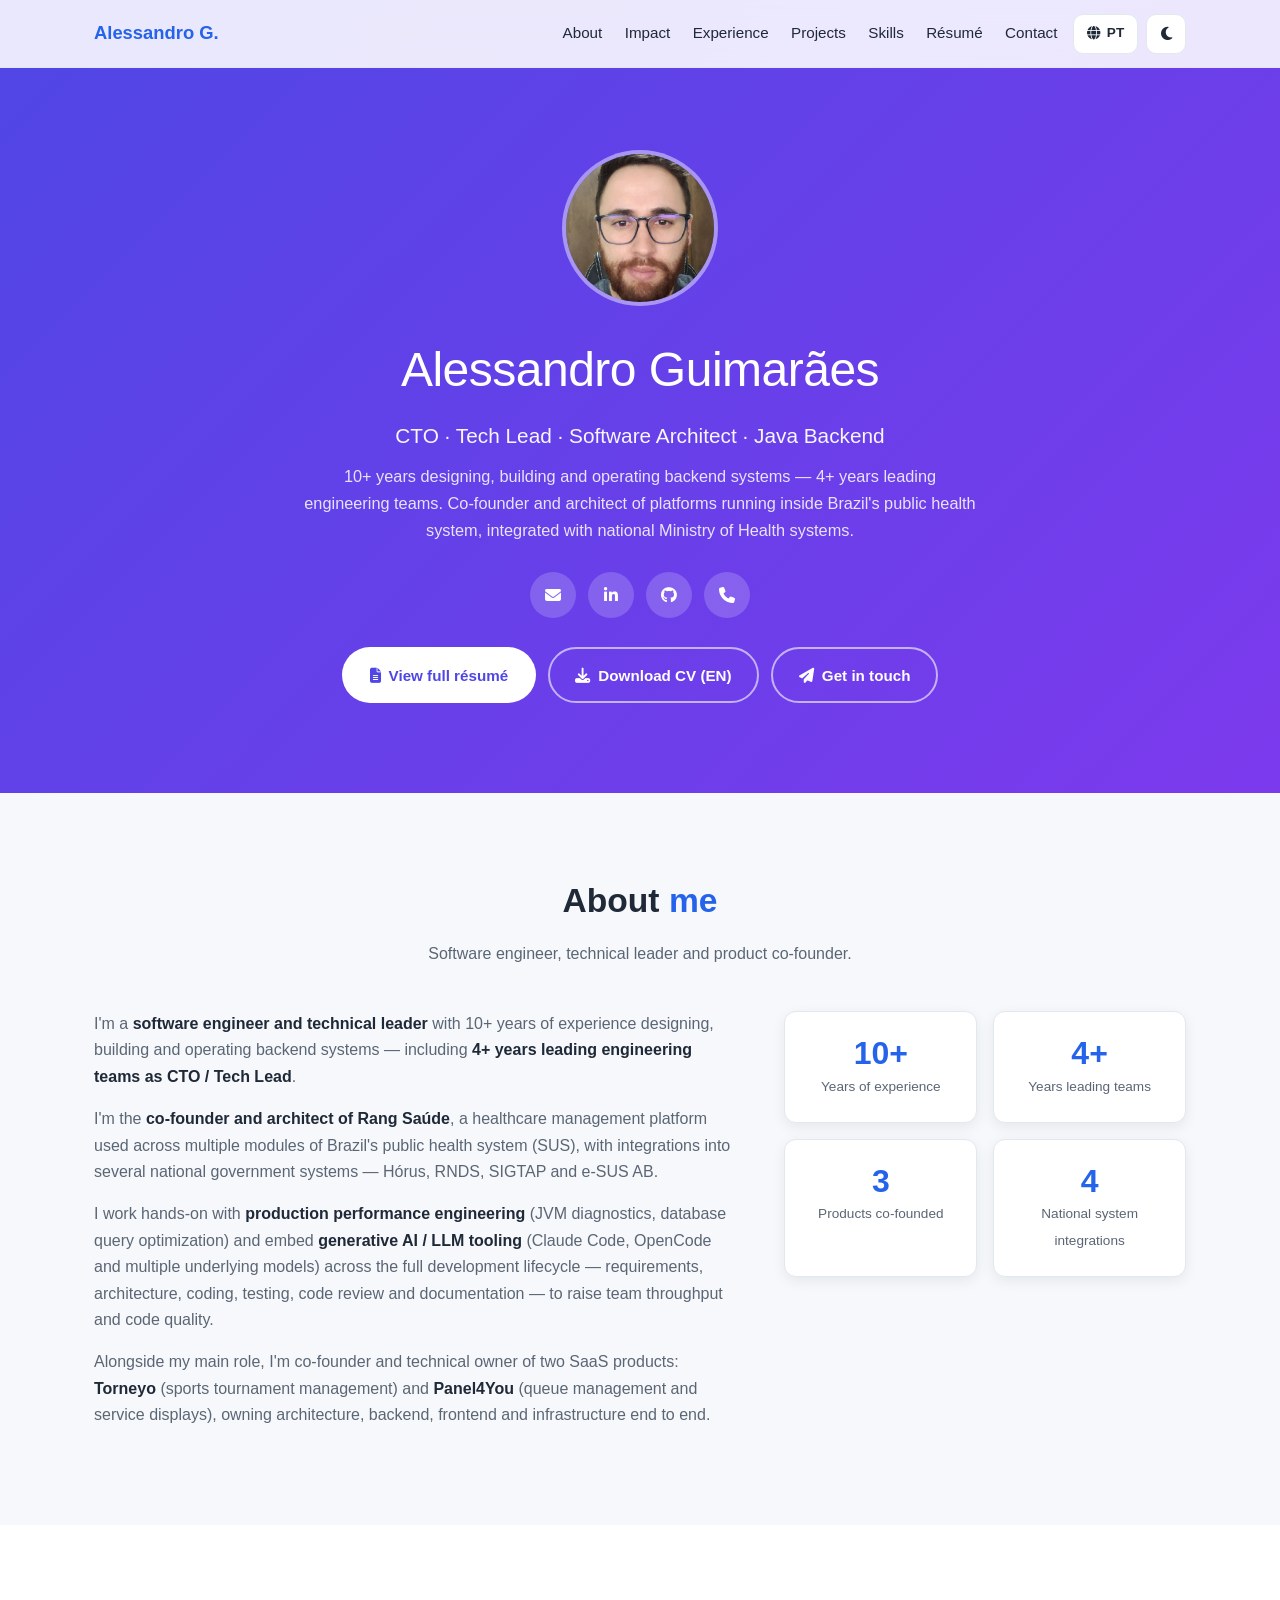
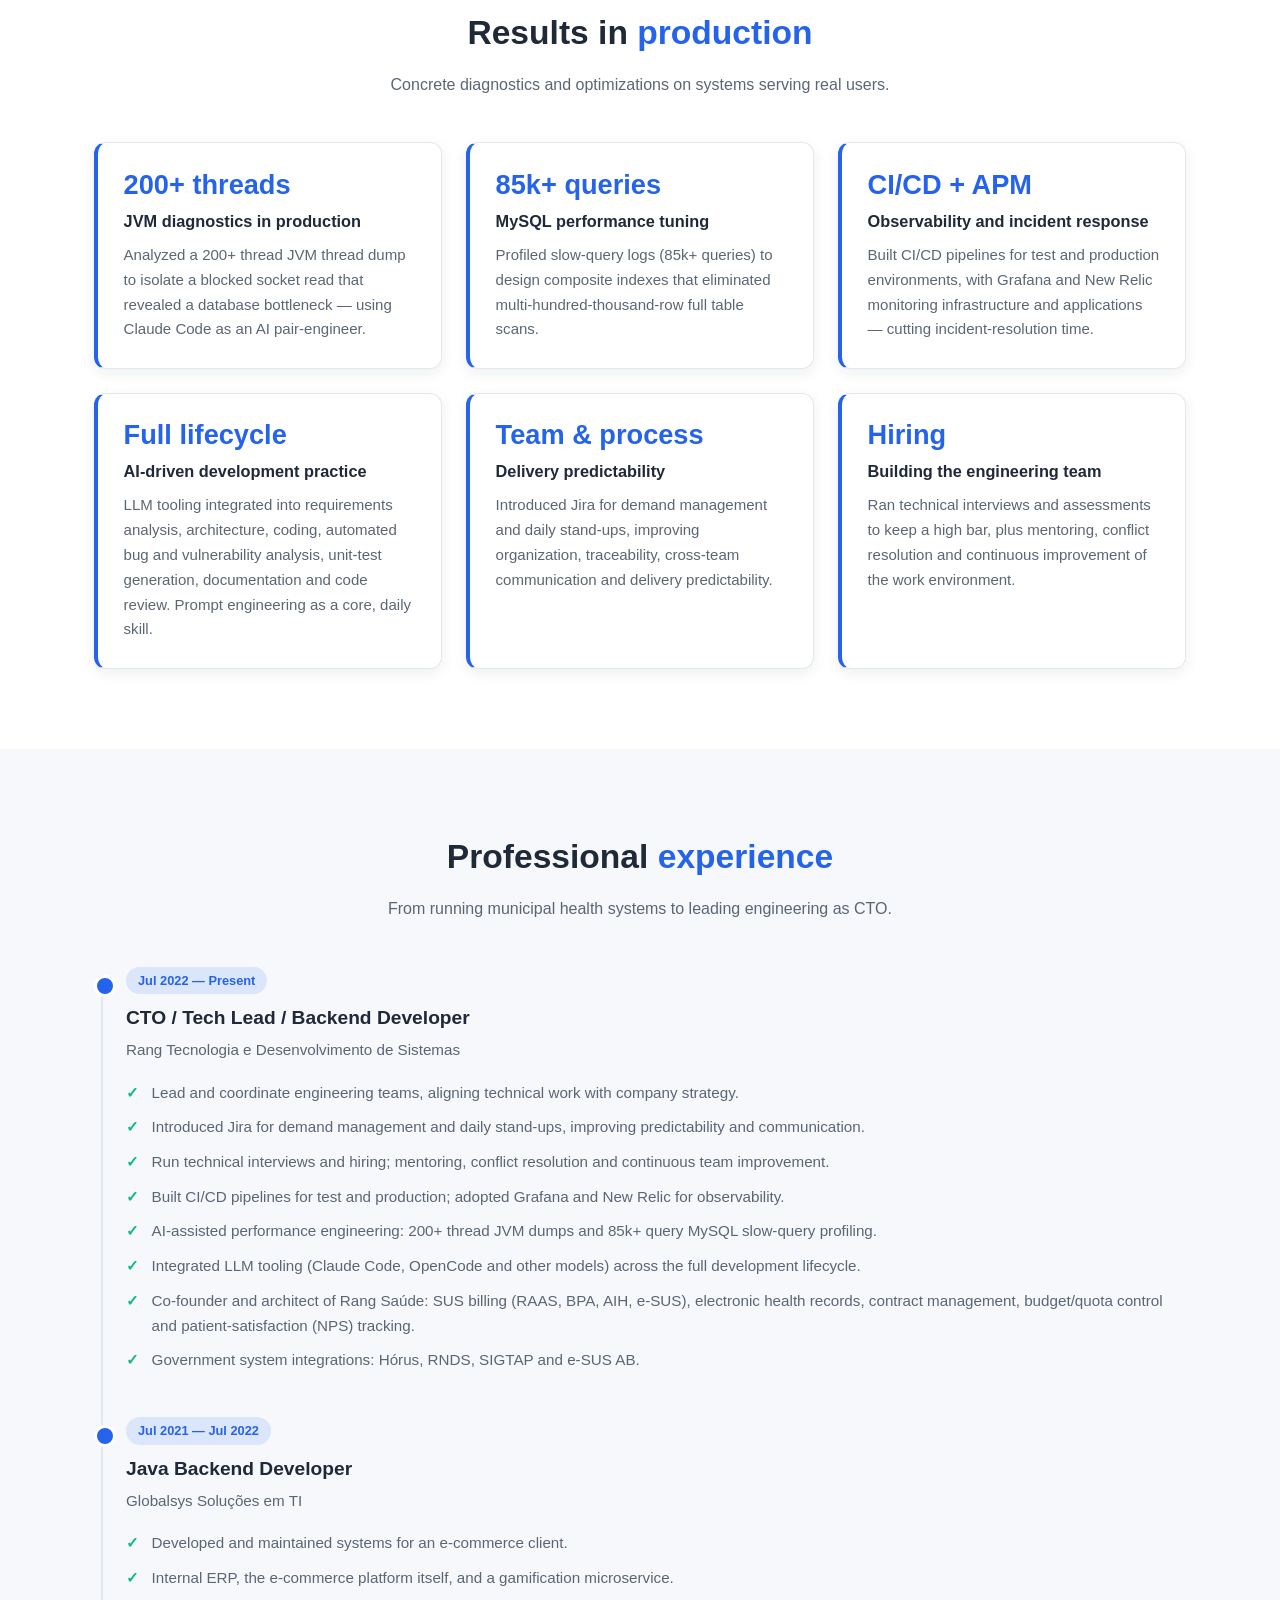
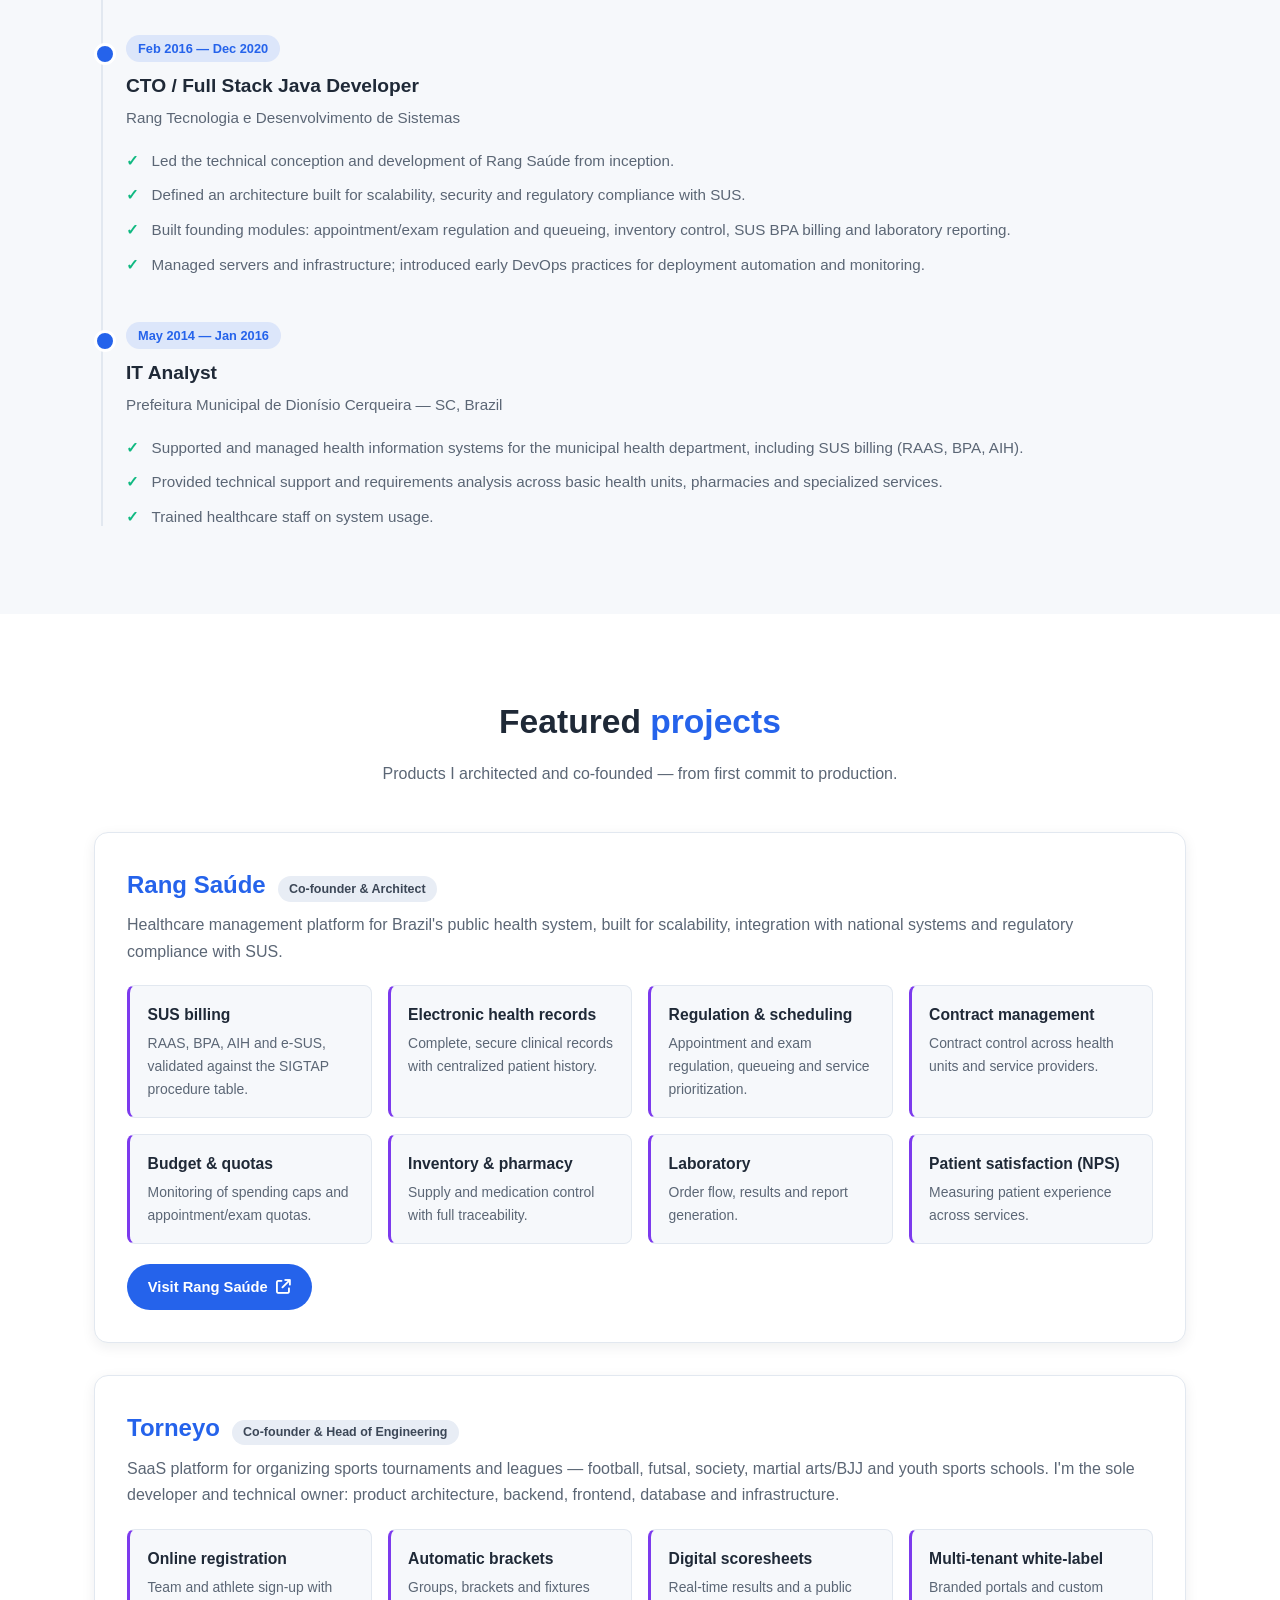
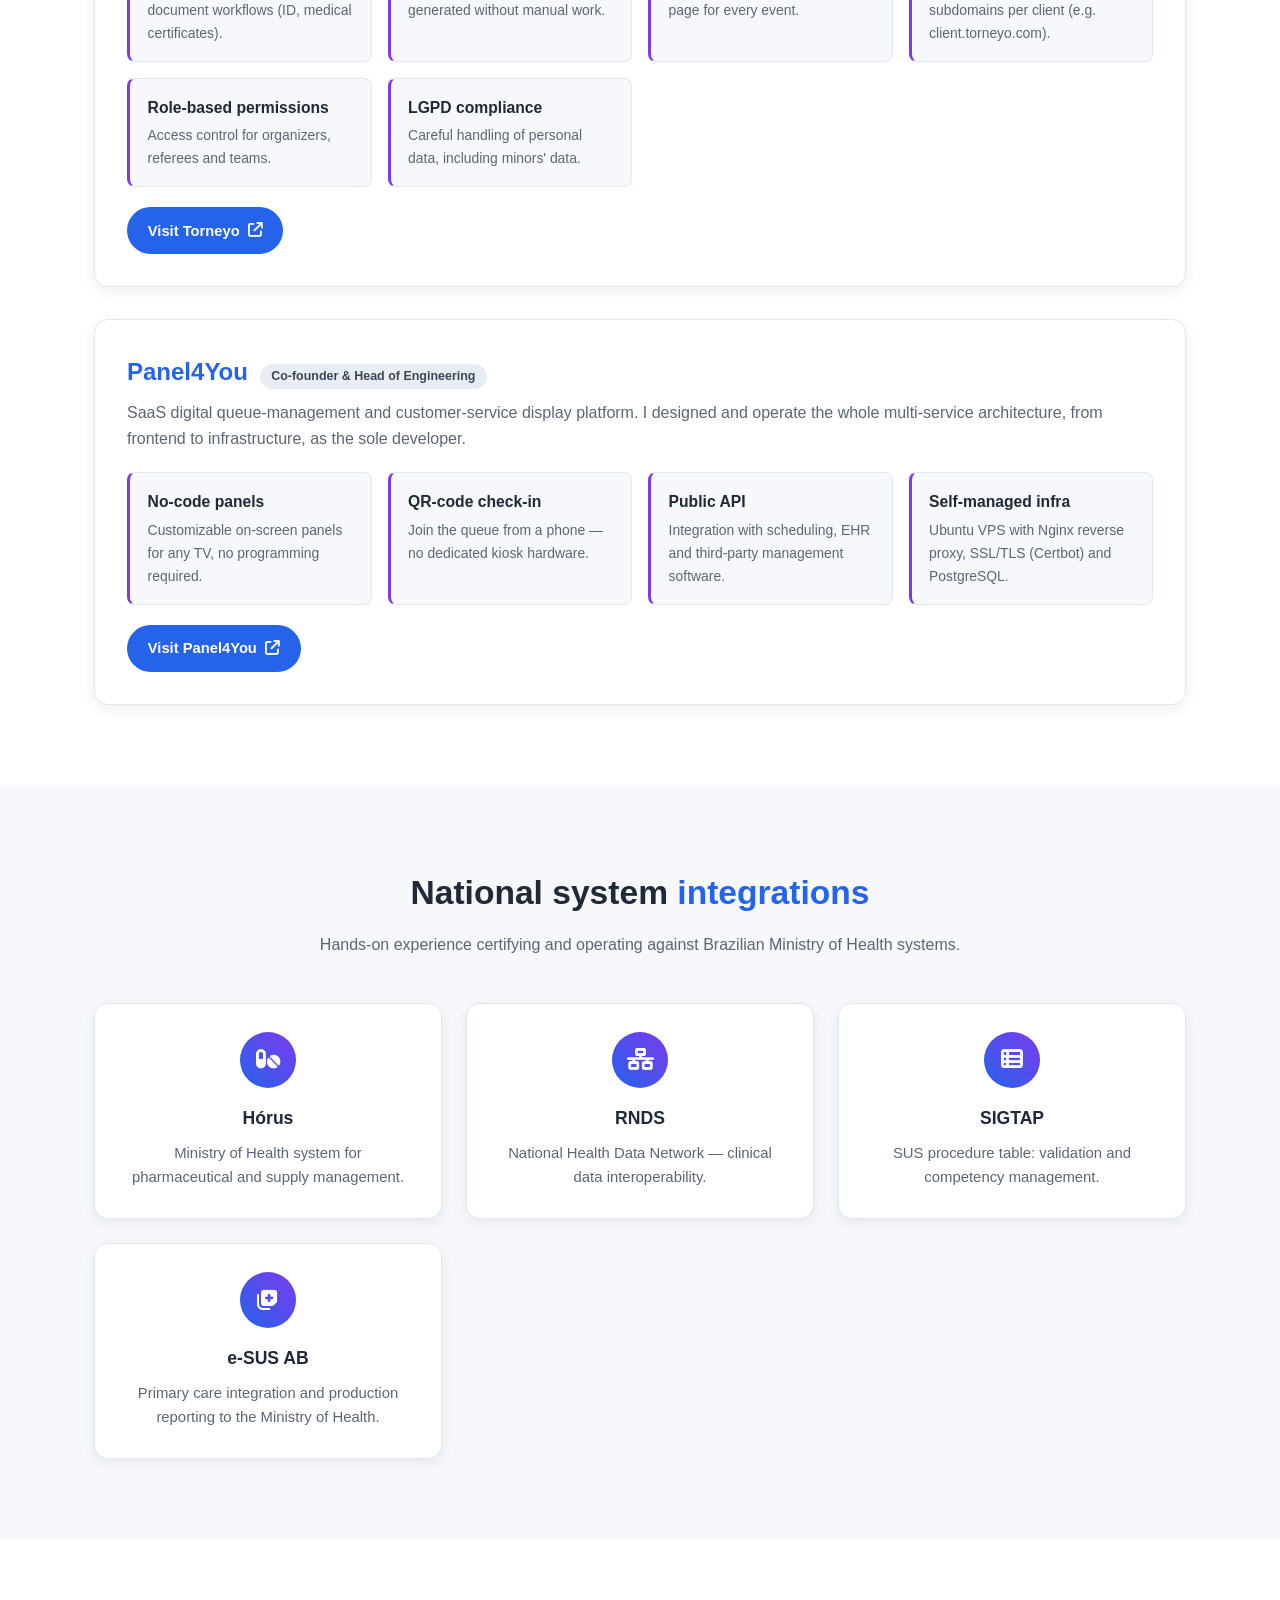
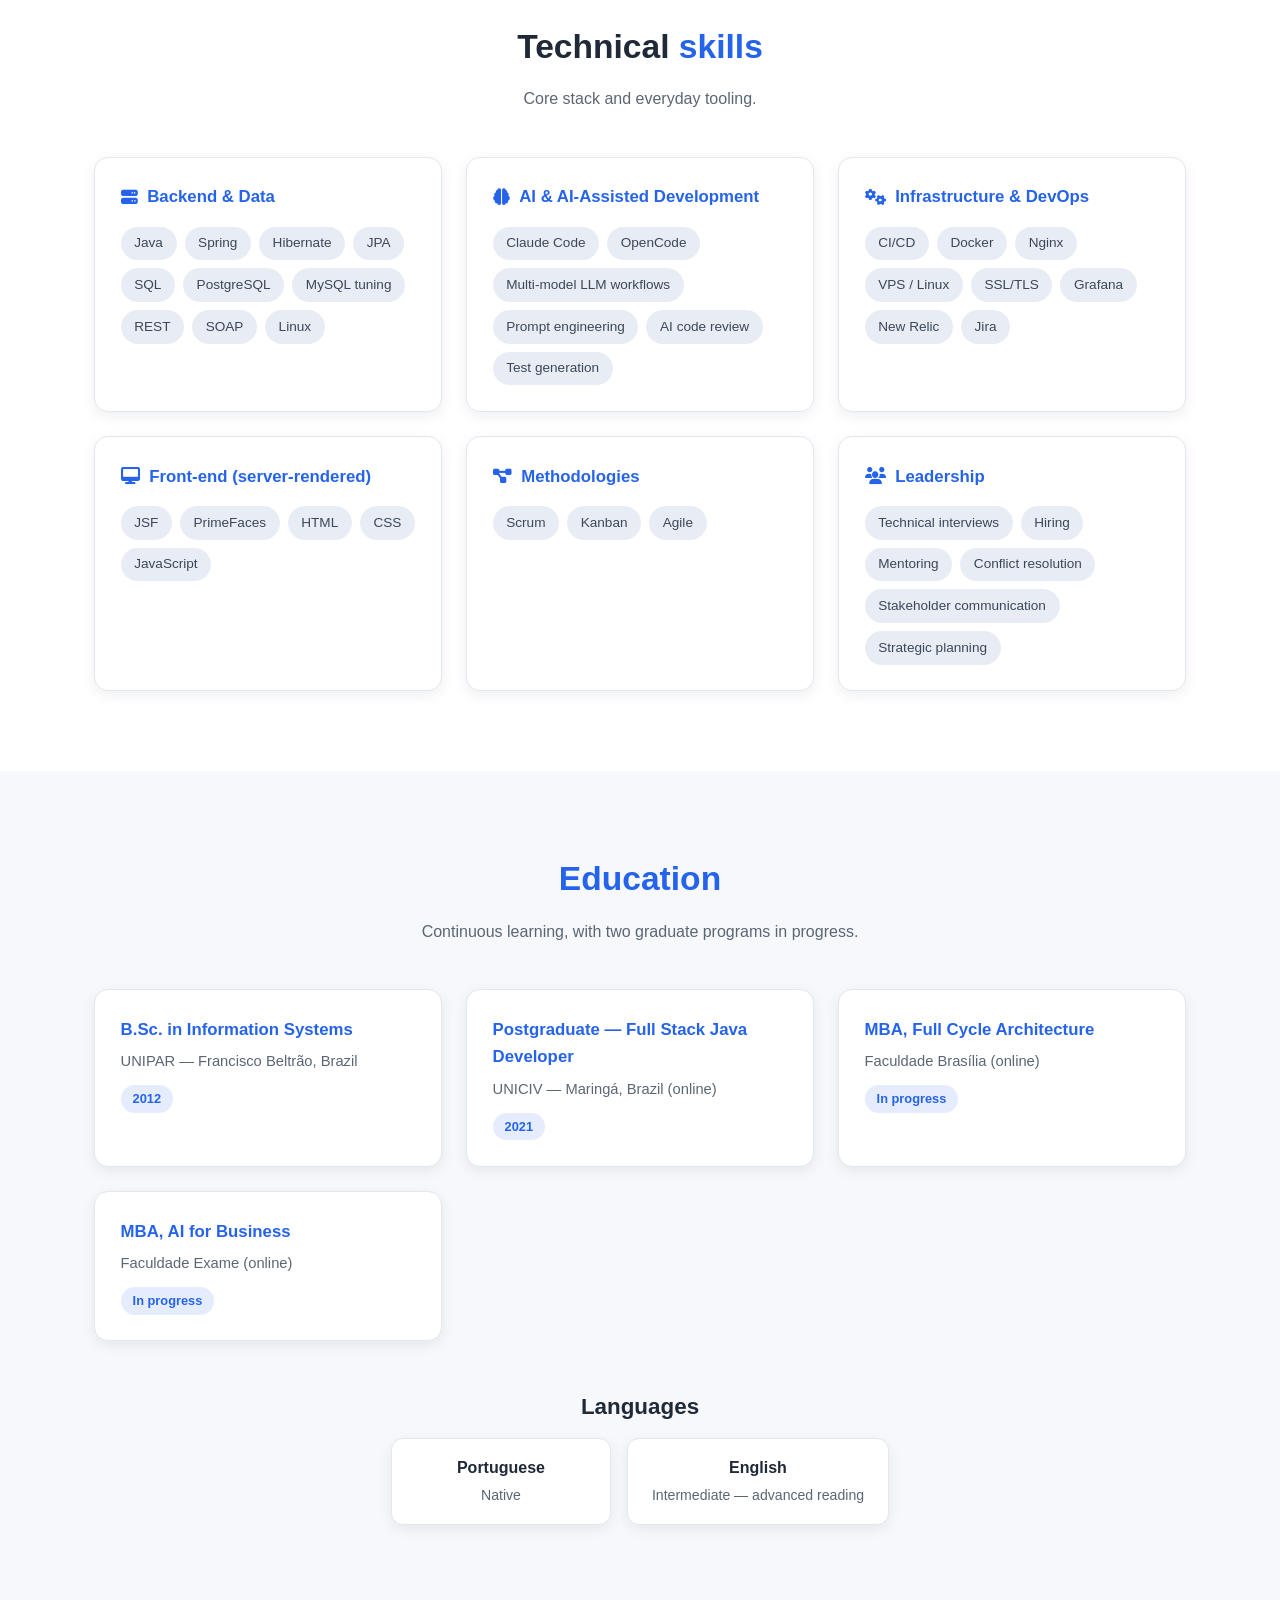
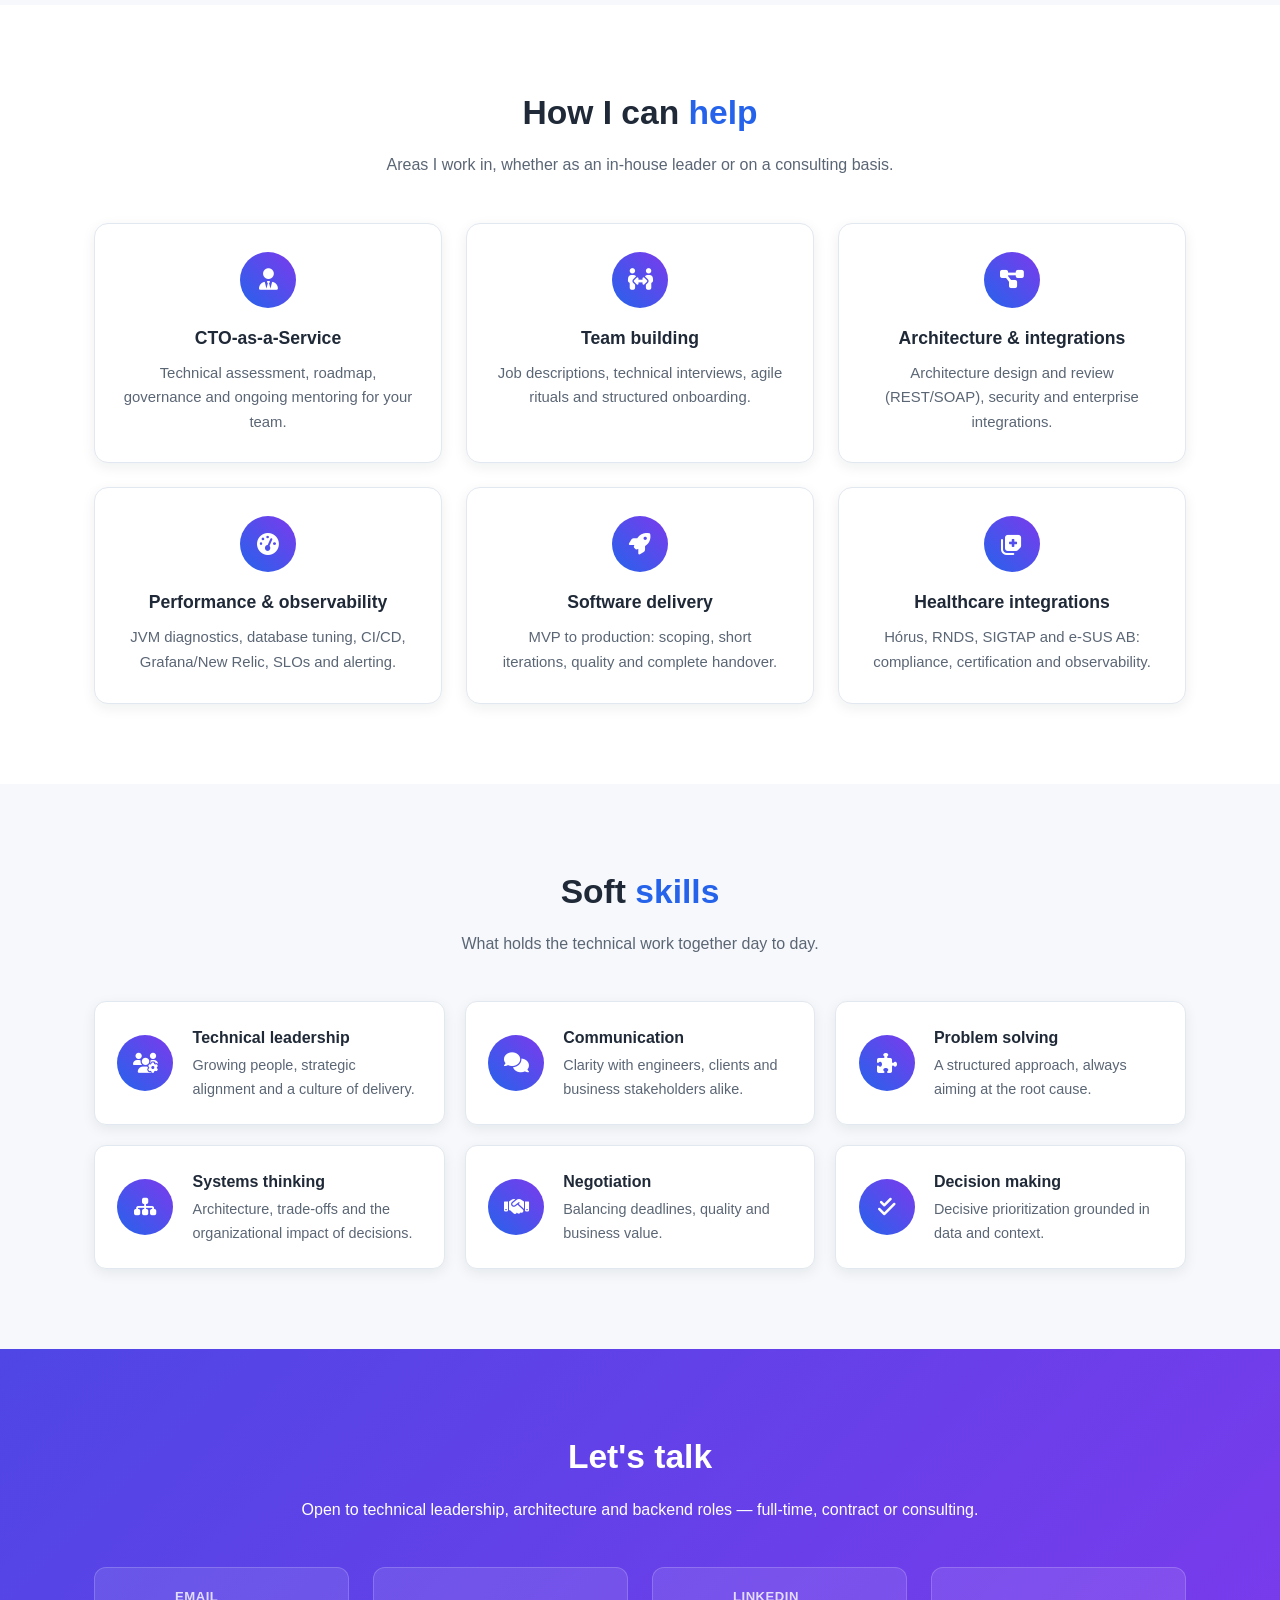
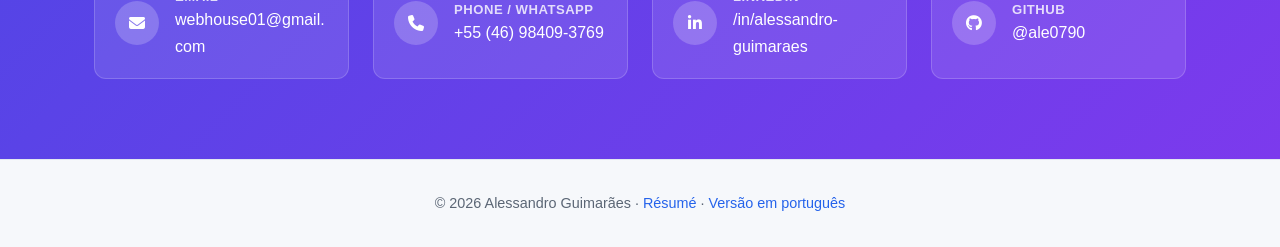
<file: en/index.html>
<!DOCTYPE html>
<html lang="en">
<head>
    <meta charset="UTF-8">
    <meta name="viewport" content="width=device-width, initial-scale=1.0">

    <title>Alessandro Guimarães — CTO, Tech Leader &amp; Software Architect (Java)</title>
    <meta name="description" content="Technical leader with 10+ years in Java backend engineering and 4+ years leading teams as CTO. Co-founder and architect of Rang Saúde (Brazilian public health system), Torneyo and Panel4You.">
    <meta name="author" content="Alessandro Guimarães">
    <meta name="robots" content="index, follow, max-image-preview:large, max-snippet:-1">
    <meta name="theme-color" content="#4f46e5">

    <link rel="canonical" href="https://ale0790.github.io/en/">
    <link rel="alternate" hreflang="pt-BR" href="https://ale0790.github.io/">
    <link rel="alternate" hreflang="en" href="https://ale0790.github.io/en/">
    <link rel="alternate" hreflang="x-default" href="https://ale0790.github.io/">

    <!-- Open Graph -->
    <meta property="og:type" content="profile">
    <meta property="og:locale" content="en_US">
    <meta property="og:locale:alternate" content="pt_BR">
    <meta property="og:site_name" content="Alessandro Guimarães">
    <meta property="og:title" content="Alessandro Guimarães — CTO, Tech Leader &amp; Software Architect (Java)">
    <meta property="og:description" content="Technical leader with 10+ years in Java backend engineering and 4+ years leading teams as CTO. Co-founder and architect of Rang Saúde, Torneyo and Panel4You.">
    <meta property="og:url" content="https://ale0790.github.io/en/">
    <meta property="og:image" content="https://ale0790.github.io/profile.png">
    <meta property="og:image:alt" content="Photo of Alessandro Guimarães">
    <meta property="profile:first_name" content="Alessandro">
    <meta property="profile:last_name" content="Guimarães">

    <!-- Twitter / X -->
    <meta name="twitter:card" content="summary_large_image">
    <meta name="twitter:title" content="Alessandro Guimarães — CTO, Tech Leader &amp; Software Architect (Java)">
    <meta name="twitter:description" content="Technical leader with 10+ years in Java backend engineering. Co-founder of Rang Saúde, Torneyo and Panel4You.">
    <meta name="twitter:image" content="https://ale0790.github.io/profile.png">

    <link rel="icon" href="../profile.png" type="image/png">
    <link rel="apple-touch-icon" href="../profile.png">

    <link rel="preconnect" href="https://cdnjs.cloudflare.com" crossorigin>
    <link href="https://cdnjs.cloudflare.com/ajax/libs/font-awesome/6.5.2/css/all.min.css" rel="stylesheet">
    <link rel="stylesheet" href="../assets/styles.css">

    <script>
        (function () {
            try {
                var t = localStorage.getItem('theme');
                if (t) document.documentElement.setAttribute('data-theme', t);
            } catch (e) { /* ignore */ }
        })();
    </script>

    <!-- Structured data: what Google and AI assistants read to understand who you are -->
    <script type="application/ld+json">
    {
      "@context": "https://schema.org",
      "@graph": [
        {
          "@type": "Person",
          "@id": "https://ale0790.github.io/#person",
          "name": "Alessandro Guimarães",
          "givenName": "Alessandro",
          "familyName": "Guimarães",
          "url": "https://ale0790.github.io/en/",
          "image": "https://ale0790.github.io/profile.png",
          "email": "mailto:webhouse01@gmail.com",
          "telephone": "+55-46-98409-3769",
          "jobTitle": "CTO / Tech Lead / Software Architect",
          "description": "Software engineer and technical leader with 10+ years of experience building and operating backend systems, including 4+ years leading engineering teams as CTO / Tech Lead. Co-founder and architect of a healthcare management platform used across Brazil's public health system (SUS).",
          "knowsLanguage": [
            { "@type": "Language", "name": "Portuguese", "alternateName": "pt" },
            { "@type": "Language", "name": "English", "alternateName": "en" }
          ],
          "worksFor": {
            "@type": "Organization",
            "name": "Rang Tecnologia e Desenvolvimento de Sistemas",
            "url": "https://rangsaude.com.br"
          },
          "alumniOf": [
            { "@type": "CollegeOrUniversity", "name": "UNIPAR — Universidade Paranaense" },
            { "@type": "CollegeOrUniversity", "name": "UNICIV" },
            { "@type": "CollegeOrUniversity", "name": "Faculdade Brasília" },
            { "@type": "CollegeOrUniversity", "name": "Faculdade Exame" }
          ],
          "knowsAbout": [
            "Java", "Spring", "Hibernate", "JPA", "JSF", "PrimeFaces",
            "PostgreSQL", "MySQL performance tuning", "REST", "SOAP", "Linux",
            "Software architecture", "Technical leadership", "CI/CD", "Docker", "Nginx",
            "Observability", "Grafana", "New Relic",
            "AI-assisted development", "Prompt engineering", "LLM",
            "Healthcare interoperability", "RNDS", "SIGTAP", "e-SUS AB"
          ],
          "address": { "@type": "PostalAddress", "addressCountry": "BR" },
          "sameAs": [
            "https://www.linkedin.com/in/alessandro-guimaraes",
            "https://github.com/ale0790",
            "https://torneyo.com",
            "https://panel4you.io"
          ]
        },
        {
          "@type": "ProfilePage",
          "@id": "https://ale0790.github.io/en/#webpage",
          "url": "https://ale0790.github.io/en/",
          "name": "Alessandro Guimarães — CTO, Tech Leader & Software Architect",
          "inLanguage": "en",
          "mainEntity": { "@id": "https://ale0790.github.io/#person" }
        }
      ]
    }
    </script>
</head>
<body>
    <a class="skip-link" href="#main">Skip to content</a>

    <header>
        <nav>
            <a class="logo" href="#home">Alessandro G.</a>
            <ul class="nav-links">
                <li><a href="#about">About</a></li>
                <li><a href="#impact">Impact</a></li>
                <li><a href="#experience">Experience</a></li>
                <li><a href="#projects">Projects</a></li>
                <li><a href="#skills">Skills</a></li>
                <li><a href="resume.html">Résumé</a></li>
                <li><a href="#contact">Contact</a></li>
            </ul>
            <div class="nav-actions">
                <a class="lang-switch" href="../" hreflang="pt-BR" lang="pt-BR" title="Ler em português">
                    <i class="fas fa-globe" aria-hidden="true"></i> PT
                </a>
                <button class="icon-btn theme-toggle" type="button" aria-label="Toggle light/dark theme" aria-pressed="false">
                    <i class="fas fa-moon" aria-hidden="true"></i>
                </button>
                <button class="icon-btn menu-toggle" type="button" aria-label="Open menu" aria-expanded="false">
                    <i class="fas fa-bars" aria-hidden="true"></i>
                </button>
            </div>
        </nav>
    </header>

    <main id="main">
    <!-- Hero -->
    <section id="home" class="hero">
        <div class="container">
            <div class="profile-img">
                <img src="../profile.png" width="156" height="156" alt="Photo of Alessandro Guimarães">
            </div>
            <h1>Alessandro Guimarães</h1>
            <p class="subtitle">CTO · Tech Lead · Software Architect · Java Backend</p>
            <p class="tagline">
                10+ years designing, building and operating backend systems — 4+ years leading
                engineering teams. Co-founder and architect of platforms running inside Brazil's
                public health system, integrated with national Ministry of Health systems.
            </p>

            <div class="social-links">
                <a href="mailto:webhouse01@gmail.com" aria-label="Send email"><i class="fas fa-envelope" aria-hidden="true"></i></a>
                <a href="https://www.linkedin.com/in/alessandro-guimaraes" target="_blank" rel="noopener" aria-label="LinkedIn"><i class="fab fa-linkedin-in" aria-hidden="true"></i></a>
                <a href="https://github.com/ale0790" target="_blank" rel="noopener" aria-label="GitHub"><i class="fab fa-github" aria-hidden="true"></i></a>
                <a href="tel:+5546984093769" aria-label="Phone"><i class="fas fa-phone" aria-hidden="true"></i></a>
            </div>

            <div class="hero-cta">
                <a href="resume.html" class="cta-button"><i class="fas fa-file-lines" aria-hidden="true"></i> View full résumé</a>
                <a href="../cv/Alessandro_Guimaraes_Resume_EN.docx" class="cta-button ghost" download><i class="fas fa-download" aria-hidden="true"></i> Download CV (EN)</a>
                <a href="#contact" class="cta-button ghost"><i class="fas fa-paper-plane" aria-hidden="true"></i> Get in touch</a>
            </div>
        </div>
    </section>

    <!-- About -->
    <section id="about" class="section alt">
        <div class="container">
            <h2 class="section-title fade-in">About <span>me</span></h2>
            <p class="section-lead fade-in">Software engineer, technical leader and product co-founder.</p>

            <div class="about-content">
                <div class="about-text fade-in">
                    <p>
                        I'm a <strong>software engineer and technical leader</strong> with 10+ years of
                        experience designing, building and operating backend systems — including
                        <strong>4+ years leading engineering teams as CTO / Tech Lead</strong>.
                    </p>
                    <p>
                        I'm the <strong>co-founder and architect of Rang Saúde</strong>, a healthcare
                        management platform used across multiple modules of Brazil's public health system
                        (SUS), with integrations into several national government systems — Hórus, RNDS,
                        SIGTAP and e-SUS AB.
                    </p>
                    <p>
                        I work hands-on with <strong>production performance engineering</strong> (JVM
                        diagnostics, database query optimization) and embed <strong>generative AI / LLM
                        tooling</strong> (Claude Code, OpenCode and multiple underlying models) across the
                        full development lifecycle — requirements, architecture, coding, testing, code
                        review and documentation — to raise team throughput and code quality.
                    </p>
                    <p>
                        Alongside my main role, I'm co-founder and technical owner of two SaaS products:
                        <strong>Torneyo</strong> (sports tournament management) and <strong>Panel4You</strong>
                        (queue management and service displays), owning architecture, backend, frontend and
                        infrastructure end to end.
                    </p>
                </div>

                <div class="about-stats fade-in">
                    <div class="stat-item">
                        <span class="stat-number">10+</span>
                        <span>Years of experience</span>
                    </div>
                    <div class="stat-item">
                        <span class="stat-number">4+</span>
                        <span>Years leading teams</span>
                    </div>
                    <div class="stat-item">
                        <span class="stat-number">3</span>
                        <span>Products co-founded</span>
                    </div>
                    <div class="stat-item">
                        <span class="stat-number">4</span>
                        <span>National system integrations</span>
                    </div>
                </div>
            </div>
        </div>
    </section>

    <!-- Impact -->
    <section id="impact" class="section">
        <div class="container">
            <h2 class="section-title fade-in">Results in <span>production</span></h2>
            <p class="section-lead fade-in">
                Concrete diagnostics and optimizations on systems serving real users.
            </p>

            <div class="impact-grid">
                <div class="impact-card fade-in">
                    <div class="impact-metric">200+ threads</div>
                    <h3>JVM diagnostics in production</h3>
                    <p>
                        Analyzed a 200+ thread JVM thread dump to isolate a blocked socket read that revealed
                        a database bottleneck — using Claude Code as an AI pair-engineer.
                    </p>
                </div>
                <div class="impact-card fade-in">
                    <div class="impact-metric">85k+ queries</div>
                    <h3>MySQL performance tuning</h3>
                    <p>
                        Profiled slow-query logs (85k+ queries) to design composite indexes that eliminated
                        multi-hundred-thousand-row full table scans.
                    </p>
                </div>
                <div class="impact-card fade-in">
                    <div class="impact-metric">CI/CD + APM</div>
                    <h3>Observability and incident response</h3>
                    <p>
                        Built CI/CD pipelines for test and production environments, with Grafana and New Relic
                        monitoring infrastructure and applications — cutting incident-resolution time.
                    </p>
                </div>
                <div class="impact-card fade-in">
                    <div class="impact-metric">Full lifecycle</div>
                    <h3>AI-driven development practice</h3>
                    <p>
                        LLM tooling integrated into requirements analysis, architecture, coding, automated
                        bug and vulnerability analysis, unit-test generation, documentation and code review.
                        Prompt engineering as a core, daily skill.
                    </p>
                </div>
                <div class="impact-card fade-in">
                    <div class="impact-metric">Team &amp; process</div>
                    <h3>Delivery predictability</h3>
                    <p>
                        Introduced Jira for demand management and daily stand-ups, improving organization,
                        traceability, cross-team communication and delivery predictability.
                    </p>
                </div>
                <div class="impact-card fade-in">
                    <div class="impact-metric">Hiring</div>
                    <h3>Building the engineering team</h3>
                    <p>
                        Ran technical interviews and assessments to keep a high bar, plus mentoring, conflict
                        resolution and continuous improvement of the work environment.
                    </p>
                </div>
            </div>
        </div>
    </section>

    <!-- Experience -->
    <section id="experience" class="section alt">
        <div class="container">
            <h2 class="section-title fade-in">Professional <span>experience</span></h2>
            <p class="section-lead fade-in">From running municipal health systems to leading engineering as CTO.</p>

            <div class="timeline">
                <article class="timeline-item fade-in">
                    <span class="timeline-period">Jul 2022 — Present</span>
                    <h3>CTO / Tech Lead / Backend Developer</h3>
                    <p class="timeline-company">Rang Tecnologia e Desenvolvimento de Sistemas</p>
                    <ul class="achievement-list">
                        <li>Lead and coordinate engineering teams, aligning technical work with company strategy.</li>
                        <li>Introduced Jira for demand management and daily stand-ups, improving predictability and communication.</li>
                        <li>Run technical interviews and hiring; mentoring, conflict resolution and continuous team improvement.</li>
                        <li>Built CI/CD pipelines for test and production; adopted Grafana and New Relic for observability.</li>
                        <li>AI-assisted performance engineering: 200+ thread JVM dumps and 85k+ query MySQL slow-query profiling.</li>
                        <li>Integrated LLM tooling (Claude Code, OpenCode and other models) across the full development lifecycle.</li>
                        <li>Co-founder and architect of Rang Saúde: SUS billing (RAAS, BPA, AIH, e-SUS), electronic health records, contract management, budget/quota control and patient-satisfaction (NPS) tracking.</li>
                        <li>Government system integrations: Hórus, RNDS, SIGTAP and e-SUS AB.</li>
                    </ul>
                </article>

                <article class="timeline-item fade-in">
                    <span class="timeline-period">Jul 2021 — Jul 2022</span>
                    <h3>Java Backend Developer</h3>
                    <p class="timeline-company">Globalsys Soluções em TI</p>
                    <ul class="achievement-list">
                        <li>Developed and maintained systems for an e-commerce client.</li>
                        <li>Internal ERP, the e-commerce platform itself, and a gamification microservice.</li>
                    </ul>
                </article>

                <article class="timeline-item fade-in">
                    <span class="timeline-period">Feb 2016 — Dec 2020</span>
                    <h3>CTO / Full Stack Java Developer</h3>
                    <p class="timeline-company">Rang Tecnologia e Desenvolvimento de Sistemas</p>
                    <ul class="achievement-list">
                        <li>Led the technical conception and development of Rang Saúde from inception.</li>
                        <li>Defined an architecture built for scalability, security and regulatory compliance with SUS.</li>
                        <li>Built founding modules: appointment/exam regulation and queueing, inventory control, SUS BPA billing and laboratory reporting.</li>
                        <li>Managed servers and infrastructure; introduced early DevOps practices for deployment automation and monitoring.</li>
                    </ul>
                </article>

                <article class="timeline-item fade-in">
                    <span class="timeline-period">May 2014 — Jan 2016</span>
                    <h3>IT Analyst</h3>
                    <p class="timeline-company">Prefeitura Municipal de Dionísio Cerqueira — SC, Brazil</p>
                    <ul class="achievement-list">
                        <li>Supported and managed health information systems for the municipal health department, including SUS billing (RAAS, BPA, AIH).</li>
                        <li>Provided technical support and requirements analysis across basic health units, pharmacies and specialized services.</li>
                        <li>Trained healthcare staff on system usage.</li>
                    </ul>
                </article>
            </div>
        </div>
    </section>

    <!-- Projects -->
    <section id="projects" class="section">
        <div class="container">
            <h2 class="section-title fade-in">Featured <span>projects</span></h2>
            <p class="section-lead fade-in">Products I architected and co-founded — from first commit to production.</p>

            <div class="projects-grid">
                <article class="project-card fade-in">
                    <div class="project-head">
                        <h3 class="project-title">Rang Saúde</h3>
                        <span class="project-role">Co-founder &amp; Architect</span>
                    </div>
                    <p>
                        Healthcare management platform for Brazil's public health system, built for
                        scalability, integration with national systems and regulatory compliance with SUS.
                    </p>
                    <div class="project-modules">
                        <div class="module-card">
                            <h4>SUS billing</h4>
                            <p>RAAS, BPA, AIH and e-SUS, validated against the SIGTAP procedure table.</p>
                        </div>
                        <div class="module-card">
                            <h4>Electronic health records</h4>
                            <p>Complete, secure clinical records with centralized patient history.</p>
                        </div>
                        <div class="module-card">
                            <h4>Regulation &amp; scheduling</h4>
                            <p>Appointment and exam regulation, queueing and service prioritization.</p>
                        </div>
                        <div class="module-card">
                            <h4>Contract management</h4>
                            <p>Contract control across health units and service providers.</p>
                        </div>
                        <div class="module-card">
                            <h4>Budget &amp; quotas</h4>
                            <p>Monitoring of spending caps and appointment/exam quotas.</p>
                        </div>
                        <div class="module-card">
                            <h4>Inventory &amp; pharmacy</h4>
                            <p>Supply and medication control with full traceability.</p>
                        </div>
                        <div class="module-card">
                            <h4>Laboratory</h4>
                            <p>Order flow, results and report generation.</p>
                        </div>
                        <div class="module-card">
                            <h4>Patient satisfaction (NPS)</h4>
                            <p>Measuring patient experience across services.</p>
                        </div>
                    </div>
                    <a href="https://rangsaude.com.br" target="_blank" rel="noopener" class="btn">
                        Visit Rang Saúde <i class="fas fa-arrow-up-right-from-square" aria-hidden="true"></i>
                    </a>
                </article>

                <article class="project-card fade-in">
                    <div class="project-head">
                        <h3 class="project-title">Torneyo</h3>
                        <span class="project-role">Co-founder &amp; Head of Engineering</span>
                    </div>
                    <p>
                        SaaS platform for organizing sports tournaments and leagues — football, futsal,
                        society, martial arts/BJJ and youth sports schools. I'm the sole developer and
                        technical owner: product architecture, backend, frontend, database and infrastructure.
                    </p>
                    <div class="project-modules">
                        <div class="module-card">
                            <h4>Online registration</h4>
                            <p>Team and athlete sign-up with document workflows (ID, medical certificates).</p>
                        </div>
                        <div class="module-card">
                            <h4>Automatic brackets</h4>
                            <p>Groups, brackets and fixtures generated without manual work.</p>
                        </div>
                        <div class="module-card">
                            <h4>Digital scoresheets</h4>
                            <p>Real-time results and a public page for every event.</p>
                        </div>
                        <div class="module-card">
                            <h4>Multi-tenant white-label</h4>
                            <p>Branded portals and custom subdomains per client (e.g. client.torneyo.com).</p>
                        </div>
                        <div class="module-card">
                            <h4>Role-based permissions</h4>
                            <p>Access control for organizers, referees and teams.</p>
                        </div>
                        <div class="module-card">
                            <h4>LGPD compliance</h4>
                            <p>Careful handling of personal data, including minors' data.</p>
                        </div>
                    </div>
                    <a href="https://torneyo.com" target="_blank" rel="noopener" class="btn">
                        Visit Torneyo <i class="fas fa-arrow-up-right-from-square" aria-hidden="true"></i>
                    </a>
                </article>

                <article class="project-card fade-in">
                    <div class="project-head">
                        <h3 class="project-title">Panel4You</h3>
                        <span class="project-role">Co-founder &amp; Head of Engineering</span>
                    </div>
                    <p>
                        SaaS digital queue-management and customer-service display platform. I designed and
                        operate the whole multi-service architecture, from frontend to infrastructure, as the
                        sole developer.
                    </p>
                    <div class="project-modules">
                        <div class="module-card">
                            <h4>No-code panels</h4>
                            <p>Customizable on-screen panels for any TV, no programming required.</p>
                        </div>
                        <div class="module-card">
                            <h4>QR-code check-in</h4>
                            <p>Join the queue from a phone — no dedicated kiosk hardware.</p>
                        </div>
                        <div class="module-card">
                            <h4>Public API</h4>
                            <p>Integration with scheduling, EHR and third-party management software.</p>
                        </div>
                        <div class="module-card">
                            <h4>Self-managed infra</h4>
                            <p>Ubuntu VPS with Nginx reverse proxy, SSL/TLS (Certbot) and PostgreSQL.</p>
                        </div>
                    </div>
                    <a href="https://panel4you.io" target="_blank" rel="noopener" class="btn">
                        Visit Panel4You <i class="fas fa-arrow-up-right-from-square" aria-hidden="true"></i>
                    </a>
                </article>
            </div>
        </div>
    </section>

    <!-- Integrations -->
    <section id="integrations" class="section alt">
        <div class="container">
            <h2 class="section-title fade-in">National system <span>integrations</span></h2>
            <p class="section-lead fade-in">
                Hands-on experience certifying and operating against Brazilian Ministry of Health systems.
            </p>

            <div class="card-grid">
                <div class="feature-card fade-in">
                    <div class="feature-icon"><i class="fas fa-pills" aria-hidden="true"></i></div>
                    <h3>Hórus</h3>
                    <p>Ministry of Health system for pharmaceutical and supply management.</p>
                </div>
                <div class="feature-card fade-in">
                    <div class="feature-icon"><i class="fas fa-network-wired" aria-hidden="true"></i></div>
                    <h3>RNDS</h3>
                    <p>National Health Data Network — clinical data interoperability.</p>
                </div>
                <div class="feature-card fade-in">
                    <div class="feature-icon"><i class="fas fa-table-list" aria-hidden="true"></i></div>
                    <h3>SIGTAP</h3>
                    <p>SUS procedure table: validation and competency management.</p>
                </div>
                <div class="feature-card fade-in">
                    <div class="feature-icon"><i class="fas fa-notes-medical" aria-hidden="true"></i></div>
                    <h3>e-SUS AB</h3>
                    <p>Primary care integration and production reporting to the Ministry of Health.</p>
                </div>
            </div>
        </div>
    </section>

    <!-- Skills -->
    <section id="skills" class="section">
        <div class="container">
            <h2 class="section-title fade-in">Technical <span>skills</span></h2>
            <p class="section-lead fade-in">Core stack and everyday tooling.</p>

            <div class="skills-grid">
                <div class="skill-category fade-in">
                    <h3><i class="fas fa-server" aria-hidden="true"></i> Backend &amp; Data</h3>
                    <div class="skill-tags">
                        <span class="skill-tag">Java</span>
                        <span class="skill-tag">Spring</span>
                        <span class="skill-tag">Hibernate</span>
                        <span class="skill-tag">JPA</span>
                        <span class="skill-tag">SQL</span>
                        <span class="skill-tag">PostgreSQL</span>
                        <span class="skill-tag">MySQL tuning</span>
                        <span class="skill-tag">REST</span>
                        <span class="skill-tag">SOAP</span>
                        <span class="skill-tag">Linux</span>
                    </div>
                </div>
                <div class="skill-category fade-in">
                    <h3><i class="fas fa-brain" aria-hidden="true"></i> AI &amp; AI-Assisted Development</h3>
                    <div class="skill-tags">
                        <span class="skill-tag">Claude Code</span>
                        <span class="skill-tag">OpenCode</span>
                        <span class="skill-tag">Multi-model LLM workflows</span>
                        <span class="skill-tag">Prompt engineering</span>
                        <span class="skill-tag">AI code review</span>
                        <span class="skill-tag">Test generation</span>
                    </div>
                </div>
                <div class="skill-category fade-in">
                    <h3><i class="fas fa-cogs" aria-hidden="true"></i> Infrastructure &amp; DevOps</h3>
                    <div class="skill-tags">
                        <span class="skill-tag">CI/CD</span>
                        <span class="skill-tag">Docker</span>
                        <span class="skill-tag">Nginx</span>
                        <span class="skill-tag">VPS / Linux</span>
                        <span class="skill-tag">SSL/TLS</span>
                        <span class="skill-tag">Grafana</span>
                        <span class="skill-tag">New Relic</span>
                        <span class="skill-tag">Jira</span>
                    </div>
                </div>
                <div class="skill-category fade-in">
                    <h3><i class="fas fa-desktop" aria-hidden="true"></i> Front-end (server-rendered)</h3>
                    <div class="skill-tags">
                        <span class="skill-tag">JSF</span>
                        <span class="skill-tag">PrimeFaces</span>
                        <span class="skill-tag">HTML</span>
                        <span class="skill-tag">CSS</span>
                        <span class="skill-tag">JavaScript</span>
                    </div>
                </div>
                <div class="skill-category fade-in">
                    <h3><i class="fas fa-diagram-project" aria-hidden="true"></i> Methodologies</h3>
                    <div class="skill-tags">
                        <span class="skill-tag">Scrum</span>
                        <span class="skill-tag">Kanban</span>
                        <span class="skill-tag">Agile</span>
                    </div>
                </div>
                <div class="skill-category fade-in">
                    <h3><i class="fas fa-users" aria-hidden="true"></i> Leadership</h3>
                    <div class="skill-tags">
                        <span class="skill-tag">Technical interviews</span>
                        <span class="skill-tag">Hiring</span>
                        <span class="skill-tag">Mentoring</span>
                        <span class="skill-tag">Conflict resolution</span>
                        <span class="skill-tag">Stakeholder communication</span>
                        <span class="skill-tag">Strategic planning</span>
                    </div>
                </div>
            </div>
        </div>
    </section>

    <!-- Education -->
    <section id="education" class="section alt">
        <div class="container">
            <h2 class="section-title fade-in"><span>Education</span></h2>
            <p class="section-lead fade-in">Continuous learning, with two graduate programs in progress.</p>

            <div class="education-grid">
                <div class="education-card fade-in">
                    <div class="degree">B.Sc. in Information Systems</div>
                    <div class="institution">UNIPAR — Francisco Beltrão, Brazil</div>
                    <span class="year">2012</span>
                </div>
                <div class="education-card fade-in">
                    <div class="degree">Postgraduate — Full Stack Java Developer</div>
                    <div class="institution">UNICIV — Maringá, Brazil (online)</div>
                    <span class="year">2021</span>
                </div>
                <div class="education-card fade-in">
                    <div class="degree">MBA, Full Cycle Architecture</div>
                    <div class="institution">Faculdade Brasília (online)</div>
                    <span class="year">In progress</span>
                </div>
                <div class="education-card fade-in">
                    <div class="degree">MBA, AI for Business</div>
                    <div class="institution">Faculdade Exame (online)</div>
                    <span class="year">In progress</span>
                </div>
            </div>

            <h3 class="section-title fade-in" style="font-size:1.4rem; margin-top:3rem;">Languages</h3>
            <div class="lang-list fade-in">
                <div class="lang-item">
                    <strong>Portuguese</strong>
                    <span>Native</span>
                </div>
                <div class="lang-item">
                    <strong>English</strong>
                    <span>Intermediate — advanced reading</span>
                </div>
            </div>
        </div>
    </section>

    <!-- Services -->
    <section id="services" class="section">
        <div class="container">
            <h2 class="section-title fade-in">How I can <span>help</span></h2>
            <p class="section-lead fade-in">Areas I work in, whether as an in-house leader or on a consulting basis.</p>

            <div class="card-grid">
                <div class="feature-card fade-in">
                    <div class="feature-icon"><i class="fas fa-user-tie" aria-hidden="true"></i></div>
                    <h3>CTO-as-a-Service</h3>
                    <p>Technical assessment, roadmap, governance and ongoing mentoring for your team.</p>
                </div>
                <div class="feature-card fade-in">
                    <div class="feature-icon"><i class="fas fa-people-arrows" aria-hidden="true"></i></div>
                    <h3>Team building</h3>
                    <p>Job descriptions, technical interviews, agile rituals and structured onboarding.</p>
                </div>
                <div class="feature-card fade-in">
                    <div class="feature-icon"><i class="fas fa-diagram-project" aria-hidden="true"></i></div>
                    <h3>Architecture &amp; integrations</h3>
                    <p>Architecture design and review (REST/SOAP), security and enterprise integrations.</p>
                </div>
                <div class="feature-card fade-in">
                    <div class="feature-icon"><i class="fas fa-gauge-high" aria-hidden="true"></i></div>
                    <h3>Performance &amp; observability</h3>
                    <p>JVM diagnostics, database tuning, CI/CD, Grafana/New Relic, SLOs and alerting.</p>
                </div>
                <div class="feature-card fade-in">
                    <div class="feature-icon"><i class="fas fa-rocket" aria-hidden="true"></i></div>
                    <h3>Software delivery</h3>
                    <p>MVP to production: scoping, short iterations, quality and complete handover.</p>
                </div>
                <div class="feature-card fade-in">
                    <div class="feature-icon"><i class="fas fa-notes-medical" aria-hidden="true"></i></div>
                    <h3>Healthcare integrations</h3>
                    <p>Hórus, RNDS, SIGTAP and e-SUS AB: compliance, certification and observability.</p>
                </div>
            </div>
        </div>
    </section>

    <!-- Soft skills -->
    <section id="soft-skills" class="section alt">
        <div class="container">
            <h2 class="section-title fade-in">Soft <span>skills</span></h2>
            <p class="section-lead fade-in">What holds the technical work together day to day.</p>

            <div class="soft-skills-grid">
                <div class="soft-skill fade-in">
                    <div class="soft-skill-icon"><i class="fas fa-users-gear" aria-hidden="true"></i></div>
                    <div>
                        <h4>Technical leadership</h4>
                        <p>Growing people, strategic alignment and a culture of delivery.</p>
                    </div>
                </div>
                <div class="soft-skill fade-in">
                    <div class="soft-skill-icon"><i class="fas fa-comments" aria-hidden="true"></i></div>
                    <div>
                        <h4>Communication</h4>
                        <p>Clarity with engineers, clients and business stakeholders alike.</p>
                    </div>
                </div>
                <div class="soft-skill fade-in">
                    <div class="soft-skill-icon"><i class="fas fa-puzzle-piece" aria-hidden="true"></i></div>
                    <div>
                        <h4>Problem solving</h4>
                        <p>A structured approach, always aiming at the root cause.</p>
                    </div>
                </div>
                <div class="soft-skill fade-in">
                    <div class="soft-skill-icon"><i class="fas fa-sitemap" aria-hidden="true"></i></div>
                    <div>
                        <h4>Systems thinking</h4>
                        <p>Architecture, trade-offs and the organizational impact of decisions.</p>
                    </div>
                </div>
                <div class="soft-skill fade-in">
                    <div class="soft-skill-icon"><i class="fas fa-handshake" aria-hidden="true"></i></div>
                    <div>
                        <h4>Negotiation</h4>
                        <p>Balancing deadlines, quality and business value.</p>
                    </div>
                </div>
                <div class="soft-skill fade-in">
                    <div class="soft-skill-icon"><i class="fas fa-check-double" aria-hidden="true"></i></div>
                    <div>
                        <h4>Decision making</h4>
                        <p>Decisive prioritization grounded in data and context.</p>
                    </div>
                </div>
            </div>
        </div>
    </section>

    <!-- Contact -->
    <section id="contact" class="section contact">
        <div class="container">
            <h2 class="section-title fade-in">Let's <span>talk</span></h2>
            <p class="section-lead fade-in">
                Open to technical leadership, architecture and backend roles — full-time, contract or consulting.
            </p>

            <div class="contact-grid">
                <div class="contact-item fade-in">
                    <div class="contact-icon"><i class="fas fa-envelope" aria-hidden="true"></i></div>
                    <div>
                        <strong>Email</strong>
                        <a href="mailto:webhouse01@gmail.com">webhouse01@gmail.com</a>
                    </div>
                </div>
                <div class="contact-item fade-in">
                    <div class="contact-icon"><i class="fas fa-phone" aria-hidden="true"></i></div>
                    <div>
                        <strong>Phone / WhatsApp</strong>
                        <a href="tel:+5546984093769">+55 (46) 98409-3769</a>
                    </div>
                </div>
                <div class="contact-item fade-in">
                    <div class="contact-icon"><i class="fab fa-linkedin-in" aria-hidden="true"></i></div>
                    <div>
                        <strong>LinkedIn</strong>
                        <a href="https://www.linkedin.com/in/alessandro-guimaraes" target="_blank" rel="noopener">/in/alessandro-guimaraes</a>
                    </div>
                </div>
                <div class="contact-item fade-in">
                    <div class="contact-icon"><i class="fab fa-github" aria-hidden="true"></i></div>
                    <div>
                        <strong>GitHub</strong>
                        <a href="https://github.com/ale0790" target="_blank" rel="noopener">@ale0790</a>
                    </div>
                </div>
            </div>
        </div>
    </section>
    </main>

    <footer>
        <div class="container">
            <p>
                &copy; <span id="year"></span> Alessandro Guimarães ·
                <a href="resume.html">Résumé</a> ·
                <a href="../" hreflang="pt-BR" lang="pt-BR">Versão em português</a>
            </p>
        </div>
    </footer>

    <button class="scroll-top" type="button" aria-label="Back to top">
        <i class="fas fa-arrow-up" aria-hidden="true"></i>
    </button>

    <script src="../assets/main.js" defer></script>
</body>
</html>
</file>
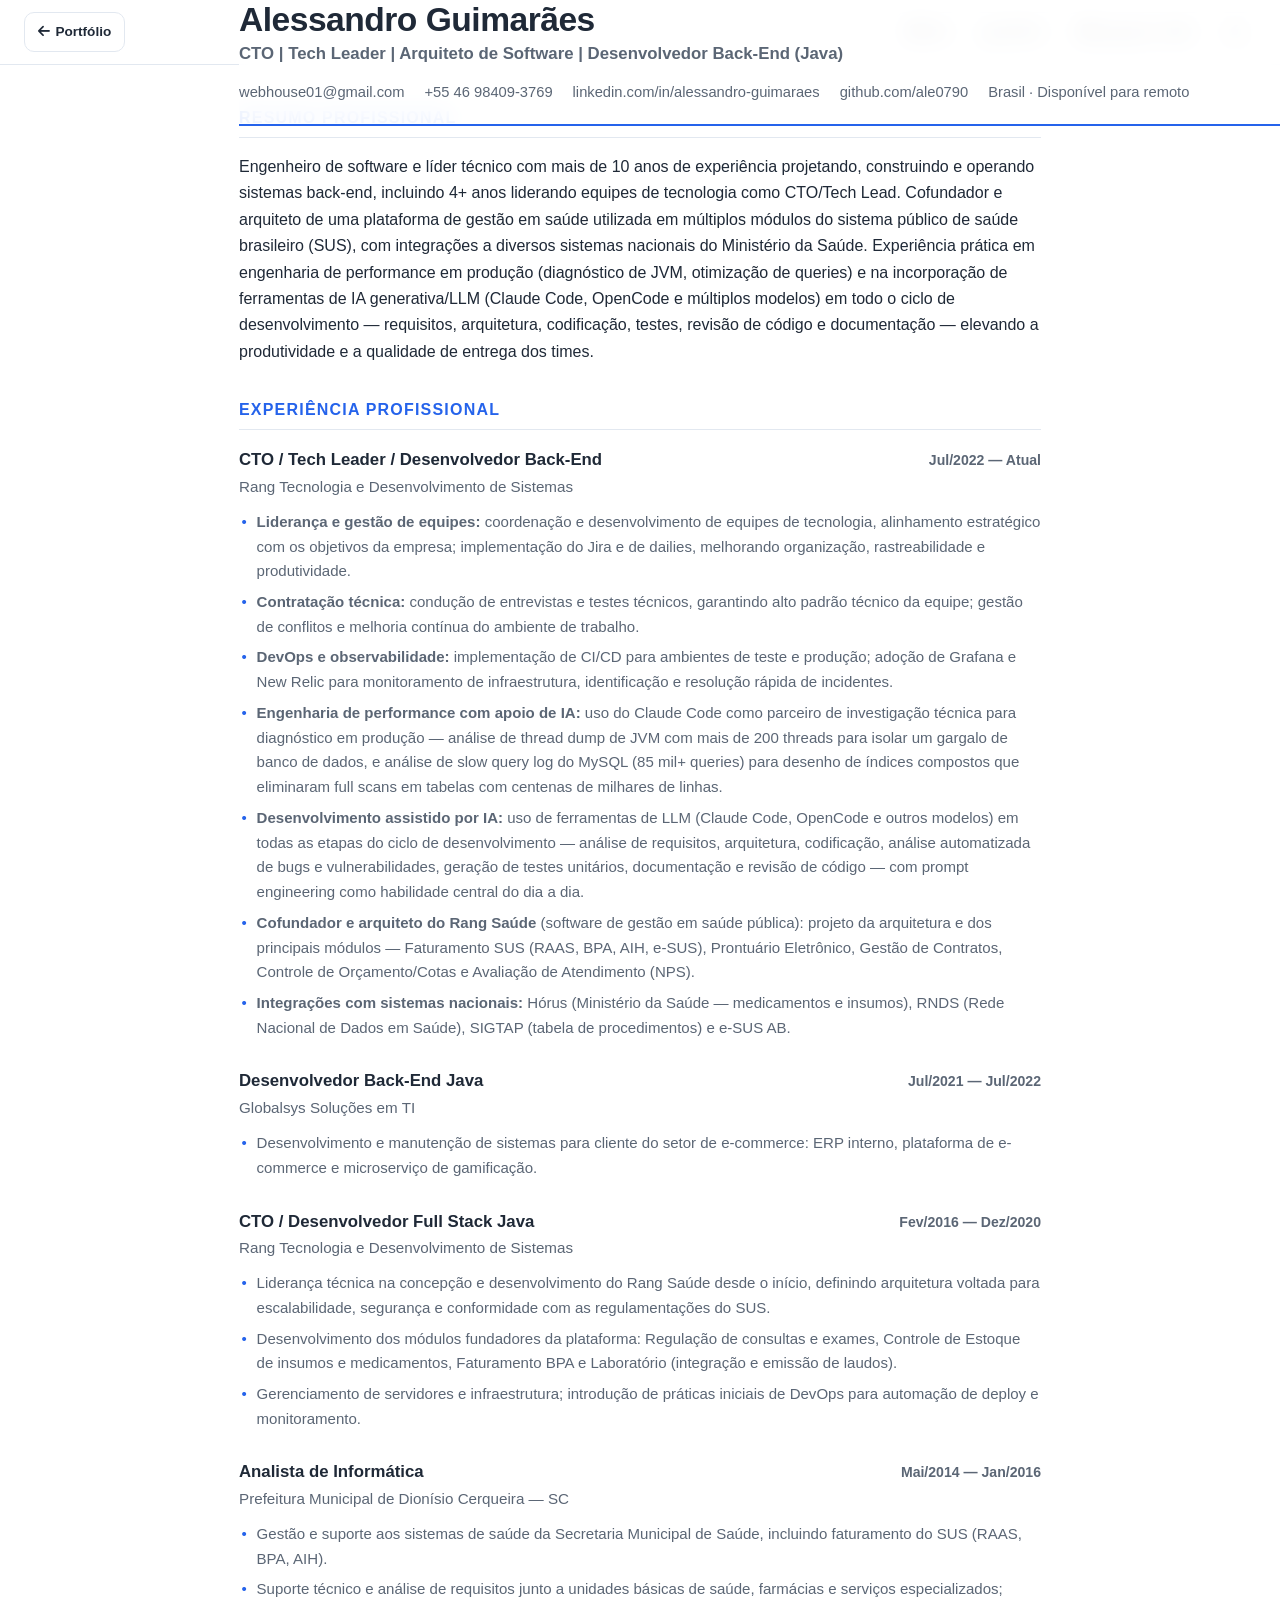
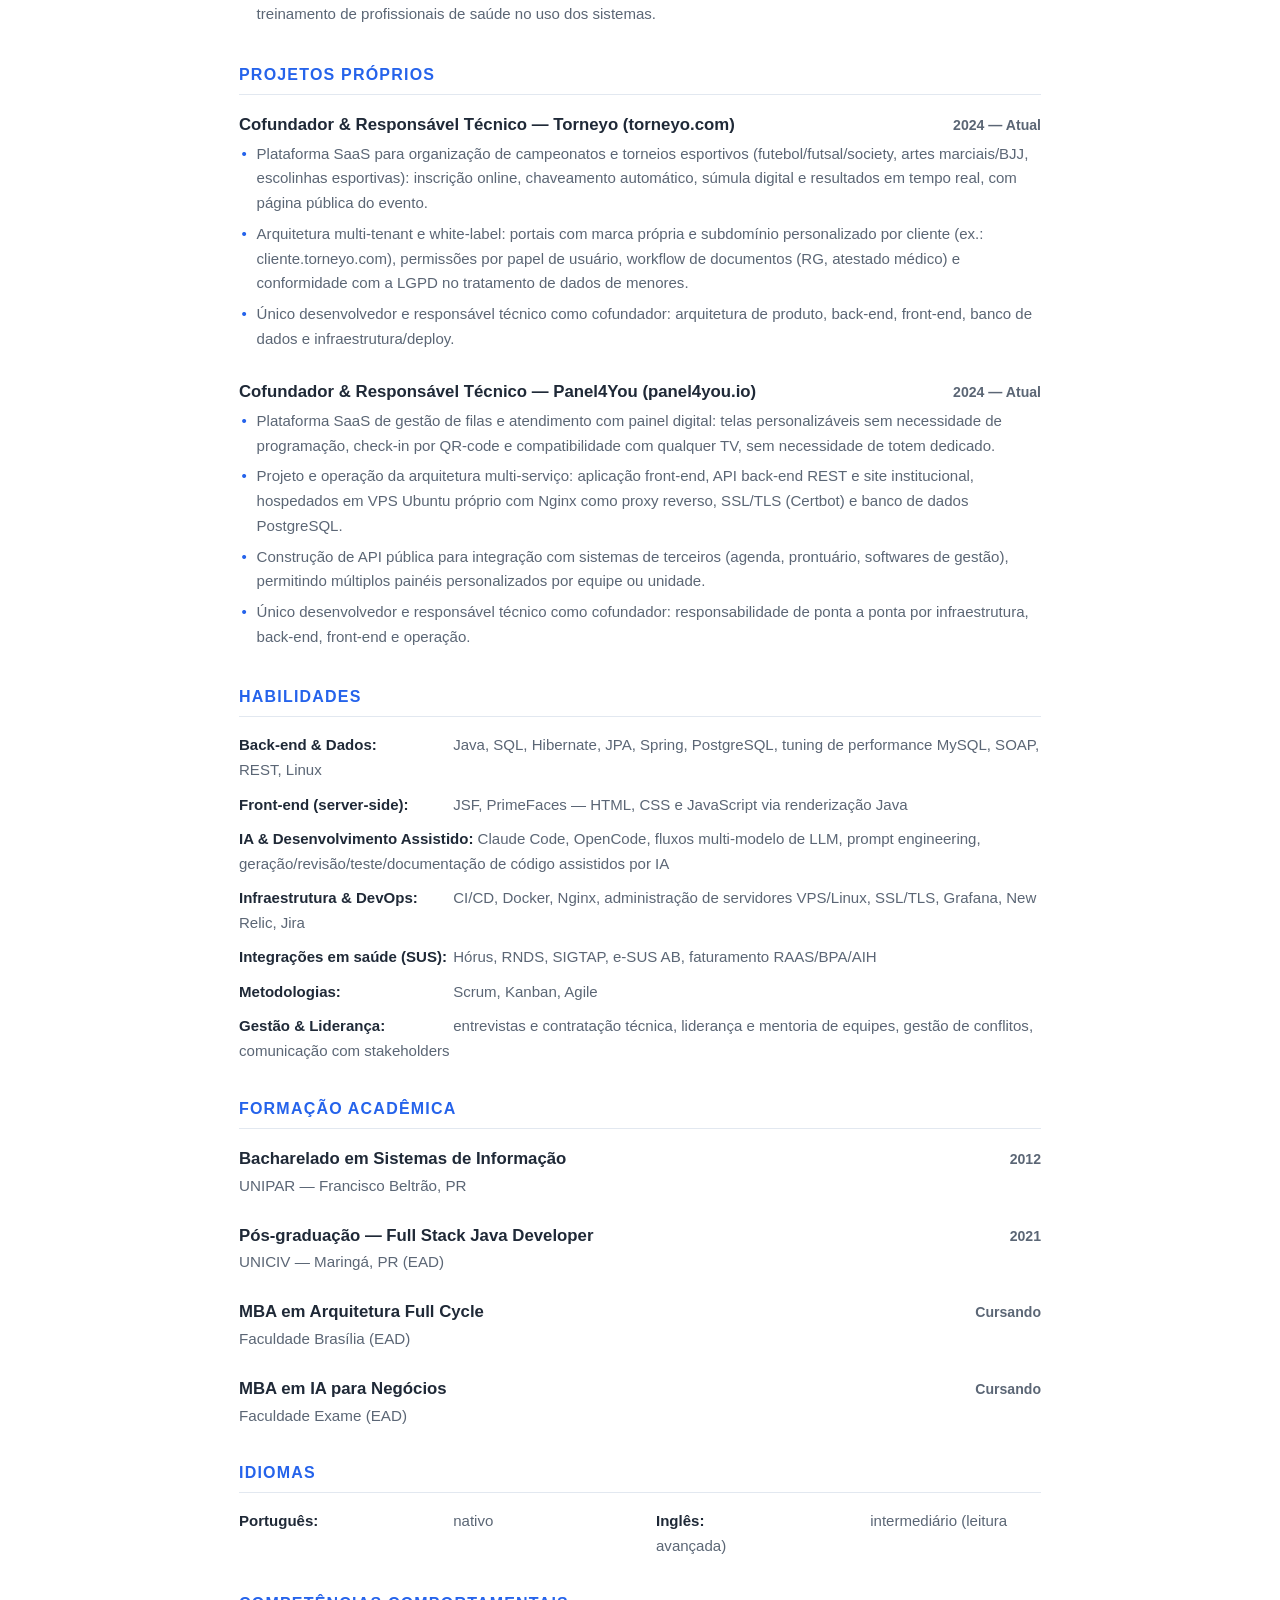
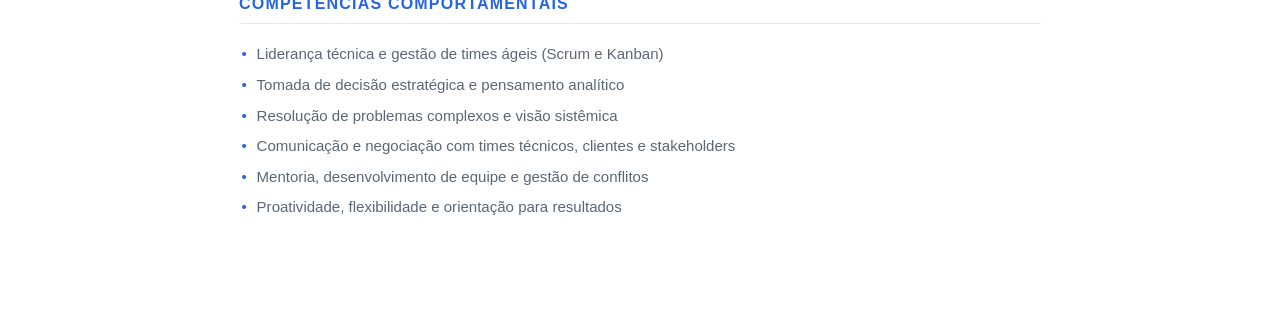
<file: curriculo.html>
<!DOCTYPE html>
<html lang="pt-BR">
<head>
    <meta charset="UTF-8">
    <meta name="viewport" content="width=device-width, initial-scale=1.0">

    <title>Currículo — Alessandro Guimarães | CTO, Tech Leader e Arquiteto de Software</title>
    <meta name="description" content="Currículo completo de Alessandro Guimarães: CTO e líder técnico, 10+ anos em back-end Java, arquitetura de software, integrações SUS (Hórus, RNDS, SIGTAP, e-SUS AB) e desenvolvimento assistido por IA.">
    <meta name="author" content="Alessandro Guimarães">
    <meta name="robots" content="index, follow, max-snippet:-1">
    <meta name="theme-color" content="#4f46e5">

    <link rel="canonical" href="https://ale0790.github.io/curriculo.html">
    <link rel="alternate" hreflang="pt-BR" href="https://ale0790.github.io/curriculo.html">
    <link rel="alternate" hreflang="en" href="https://ale0790.github.io/en/resume.html">
    <link rel="alternate" hreflang="x-default" href="https://ale0790.github.io/curriculo.html">

    <meta property="og:type" content="profile">
    <meta property="og:locale" content="pt_BR">
    <meta property="og:title" content="Currículo — Alessandro Guimarães | CTO e Tech Leader">
    <meta property="og:description" content="10+ anos em back-end Java, 4+ anos liderando times. Cofundador e arquiteto do Rang Saúde (SUS), Torneyo e Panel4You.">
    <meta property="og:url" content="https://ale0790.github.io/curriculo.html">
    <meta property="og:image" content="https://ale0790.github.io/profile.png">
    <meta name="twitter:card" content="summary_large_image">
    <meta name="twitter:image" content="https://ale0790.github.io/profile.png">

    <link rel="icon" href="profile.png" type="image/png">

    <link rel="preconnect" href="https://cdnjs.cloudflare.com" crossorigin>
    <link href="https://cdnjs.cloudflare.com/ajax/libs/font-awesome/6.5.2/css/all.min.css" rel="stylesheet">
    <link rel="stylesheet" href="assets/styles.css">
    <link rel="stylesheet" href="assets/cv.css">

    <script>
        (function () {
            try {
                var t = localStorage.getItem('theme');
                if (t) document.documentElement.setAttribute('data-theme', t);
            } catch (e) { /* ignora */ }
        })();
    </script>
</head>
<body>
    <div class="cv-toolbar no-print">
        <a class="lang-switch" href="index.html"><i class="fas fa-arrow-left" aria-hidden="true"></i> Portfólio</a>
        <span class="spacer"></span>
        <a class="lang-switch" href="en/resume.html" hreflang="en" lang="en"><i class="fas fa-globe" aria-hidden="true"></i> EN</a>
        <a class="lang-switch" href="cv/Alessandro_Guimaraes_Curriculo_PT.docx" download><i class="fas fa-download" aria-hidden="true"></i> DOCX</a>
        <button class="lang-switch" type="button" onclick="window.print()"><i class="fas fa-print" aria-hidden="true"></i> Imprimir / PDF</button>
        <button class="icon-btn theme-toggle" type="button" aria-label="Alternar tema claro/escuro" aria-pressed="false">
            <i class="fas fa-moon" aria-hidden="true"></i>
        </button>
    </div>

    <article class="cv">
        <header class="cv-header">
            <h1>Alessandro Guimarães</h1>
            <p class="cv-role">CTO | Tech Leader | Arquiteto de Software | Desenvolvedor Back-End (Java)</p>
            <p class="cv-contact">
                <a href="mailto:webhouse01@gmail.com">webhouse01@gmail.com</a>
                <a href="tel:+5546984093769">+55 46 98409-3769</a>
                <a href="https://www.linkedin.com/in/alessandro-guimaraes" target="_blank" rel="noopener">linkedin.com/in/alessandro-guimaraes</a>
                <a href="https://github.com/ale0790" target="_blank" rel="noopener">github.com/ale0790</a>
                <span>Brasil · Disponível para remoto</span>
            </p>
        </header>

        <section>
            <h2>Resumo profissional</h2>
            <p class="summary">
                Engenheiro de software e líder técnico com mais de 10 anos de experiência projetando,
                construindo e operando sistemas back-end, incluindo 4+ anos liderando equipes de tecnologia
                como CTO/Tech Lead. Cofundador e arquiteto de uma plataforma de gestão em saúde utilizada em
                múltiplos módulos do sistema público de saúde brasileiro (SUS), com integrações a diversos
                sistemas nacionais do Ministério da Saúde. Experiência prática em engenharia de performance
                em produção (diagnóstico de JVM, otimização de queries) e na incorporação de ferramentas de
                IA generativa/LLM (Claude Code, OpenCode e múltiplos modelos) em todo o ciclo de
                desenvolvimento — requisitos, arquitetura, codificação, testes, revisão de código e
                documentação — elevando a produtividade e a qualidade de entrega dos times.
            </p>
        </section>

        <section>
            <h2>Experiência profissional</h2>

            <div class="cv-entry">
                <div class="cv-entry-head">
                    <h3>CTO / Tech Leader / Desenvolvedor Back-End</h3>
                    <span class="cv-dates">Jul/2022 — Atual</span>
                </div>
                <p class="cv-org">Rang Tecnologia e Desenvolvimento de Sistemas</p>
                <ul>
                    <li><strong>Liderança e gestão de equipes:</strong> coordenação e desenvolvimento de equipes de tecnologia, alinhamento estratégico com os objetivos da empresa; implementação do Jira e de dailies, melhorando organização, rastreabilidade e produtividade.</li>
                    <li><strong>Contratação técnica:</strong> condução de entrevistas e testes técnicos, garantindo alto padrão técnico da equipe; gestão de conflitos e melhoria contínua do ambiente de trabalho.</li>
                    <li><strong>DevOps e observabilidade:</strong> implementação de CI/CD para ambientes de teste e produção; adoção de Grafana e New Relic para monitoramento de infraestrutura, identificação e resolução rápida de incidentes.</li>
                    <li><strong>Engenharia de performance com apoio de IA:</strong> uso do Claude Code como parceiro de investigação técnica para diagnóstico em produção — análise de thread dump de JVM com mais de 200 threads para isolar um gargalo de banco de dados, e análise de slow query log do MySQL (85 mil+ queries) para desenho de índices compostos que eliminaram full scans em tabelas com centenas de milhares de linhas.</li>
                    <li><strong>Desenvolvimento assistido por IA:</strong> uso de ferramentas de LLM (Claude Code, OpenCode e outros modelos) em todas as etapas do ciclo de desenvolvimento — análise de requisitos, arquitetura, codificação, análise automatizada de bugs e vulnerabilidades, geração de testes unitários, documentação e revisão de código — com prompt engineering como habilidade central do dia a dia.</li>
                    <li><strong>Cofundador e arquiteto do Rang Saúde</strong> (software de gestão em saúde pública): projeto da arquitetura e dos principais módulos — Faturamento SUS (RAAS, BPA, AIH, e-SUS), Prontuário Eletrônico, Gestão de Contratos, Controle de Orçamento/Cotas e Avaliação de Atendimento (NPS).</li>
                    <li><strong>Integrações com sistemas nacionais:</strong> Hórus (Ministério da Saúde — medicamentos e insumos), RNDS (Rede Nacional de Dados em Saúde), SIGTAP (tabela de procedimentos) e e-SUS AB.</li>
                </ul>
            </div>

            <div class="cv-entry">
                <div class="cv-entry-head">
                    <h3>Desenvolvedor Back-End Java</h3>
                    <span class="cv-dates">Jul/2021 — Jul/2022</span>
                </div>
                <p class="cv-org">Globalsys Soluções em TI</p>
                <ul>
                    <li>Desenvolvimento e manutenção de sistemas para cliente do setor de e-commerce: ERP interno, plataforma de e-commerce e microserviço de gamificação.</li>
                </ul>
            </div>

            <div class="cv-entry">
                <div class="cv-entry-head">
                    <h3>CTO / Desenvolvedor Full Stack Java</h3>
                    <span class="cv-dates">Fev/2016 — Dez/2020</span>
                </div>
                <p class="cv-org">Rang Tecnologia e Desenvolvimento de Sistemas</p>
                <ul>
                    <li>Liderança técnica na concepção e desenvolvimento do Rang Saúde desde o início, definindo arquitetura voltada para escalabilidade, segurança e conformidade com as regulamentações do SUS.</li>
                    <li>Desenvolvimento dos módulos fundadores da plataforma: Regulação de consultas e exames, Controle de Estoque de insumos e medicamentos, Faturamento BPA e Laboratório (integração e emissão de laudos).</li>
                    <li>Gerenciamento de servidores e infraestrutura; introdução de práticas iniciais de DevOps para automação de deploy e monitoramento.</li>
                </ul>
            </div>

            <div class="cv-entry">
                <div class="cv-entry-head">
                    <h3>Analista de Informática</h3>
                    <span class="cv-dates">Mai/2014 — Jan/2016</span>
                </div>
                <p class="cv-org">Prefeitura Municipal de Dionísio Cerqueira — SC</p>
                <ul>
                    <li>Gestão e suporte aos sistemas de saúde da Secretaria Municipal de Saúde, incluindo faturamento do SUS (RAAS, BPA, AIH).</li>
                    <li>Suporte técnico e análise de requisitos junto a unidades básicas de saúde, farmácias e serviços especializados; treinamento de profissionais de saúde no uso dos sistemas.</li>
                </ul>
            </div>
        </section>

        <section>
            <h2>Projetos próprios</h2>

            <div class="cv-entry">
                <div class="cv-entry-head">
                    <h3>Cofundador &amp; Responsável Técnico — Torneyo (torneyo.com)</h3>
                    <span class="cv-dates">2024 — Atual</span>
                </div>
                <ul>
                    <li>Plataforma SaaS para organização de campeonatos e torneios esportivos (futebol/futsal/society, artes marciais/BJJ, escolinhas esportivas): inscrição online, chaveamento automático, súmula digital e resultados em tempo real, com página pública do evento.</li>
                    <li>Arquitetura multi-tenant e white-label: portais com marca própria e subdomínio personalizado por cliente (ex.: cliente.torneyo.com), permissões por papel de usuário, workflow de documentos (RG, atestado médico) e conformidade com a LGPD no tratamento de dados de menores.</li>
                    <li>Único desenvolvedor e responsável técnico como cofundador: arquitetura de produto, back-end, front-end, banco de dados e infraestrutura/deploy.</li>
                </ul>
            </div>

            <div class="cv-entry">
                <div class="cv-entry-head">
                    <h3>Cofundador &amp; Responsável Técnico — Panel4You (panel4you.io)</h3>
                    <span class="cv-dates">2024 — Atual</span>
                </div>
                <ul>
                    <li>Plataforma SaaS de gestão de filas e atendimento com painel digital: telas personalizáveis sem necessidade de programação, check-in por QR-code e compatibilidade com qualquer TV, sem necessidade de totem dedicado.</li>
                    <li>Projeto e operação da arquitetura multi-serviço: aplicação front-end, API back-end REST e site institucional, hospedados em VPS Ubuntu próprio com Nginx como proxy reverso, SSL/TLS (Certbot) e banco de dados PostgreSQL.</li>
                    <li>Construção de API pública para integração com sistemas de terceiros (agenda, prontuário, softwares de gestão), permitindo múltiplos painéis personalizados por equipe ou unidade.</li>
                    <li>Único desenvolvedor e responsável técnico como cofundador: responsabilidade de ponta a ponta por infraestrutura, back-end, front-end e operação.</li>
                </ul>
            </div>
        </section>

        <section>
            <h2>Habilidades</h2>
            <div class="cv-skills">
                <p class="cv-skill-row"><strong>Back-end &amp; Dados:</strong> Java, SQL, Hibernate, JPA, Spring, PostgreSQL, tuning de performance MySQL, SOAP, REST, Linux</p>
                <p class="cv-skill-row"><strong>Front-end (server-side):</strong> JSF, PrimeFaces — HTML, CSS e JavaScript via renderização Java</p>
                <p class="cv-skill-row"><strong>IA &amp; Desenvolvimento Assistido:</strong> Claude Code, OpenCode, fluxos multi-modelo de LLM, prompt engineering, geração/revisão/teste/documentação de código assistidos por IA</p>
                <p class="cv-skill-row"><strong>Infraestrutura &amp; DevOps:</strong> CI/CD, Docker, Nginx, administração de servidores VPS/Linux, SSL/TLS, Grafana, New Relic, Jira</p>
                <p class="cv-skill-row"><strong>Integrações em saúde (SUS):</strong> Hórus, RNDS, SIGTAP, e-SUS AB, faturamento RAAS/BPA/AIH</p>
                <p class="cv-skill-row"><strong>Metodologias:</strong> Scrum, Kanban, Agile</p>
                <p class="cv-skill-row"><strong>Gestão &amp; Liderança:</strong> entrevistas e contratação técnica, liderança e mentoria de equipes, gestão de conflitos, comunicação com stakeholders</p>
            </div>
        </section>

        <section>
            <h2>Formação acadêmica</h2>
            <div class="cv-entry">
                <div class="cv-entry-head">
                    <h3>Bacharelado em Sistemas de Informação</h3>
                    <span class="cv-dates">2012</span>
                </div>
                <p class="cv-org">UNIPAR — Francisco Beltrão, PR</p>
            </div>
            <div class="cv-entry">
                <div class="cv-entry-head">
                    <h3>Pós-graduação — Full Stack Java Developer</h3>
                    <span class="cv-dates">2021</span>
                </div>
                <p class="cv-org">UNICIV — Maringá, PR (EAD)</p>
            </div>
            <div class="cv-entry">
                <div class="cv-entry-head">
                    <h3>MBA em Arquitetura Full Cycle</h3>
                    <span class="cv-dates">Cursando</span>
                </div>
                <p class="cv-org">Faculdade Brasília (EAD)</p>
            </div>
            <div class="cv-entry">
                <div class="cv-entry-head">
                    <h3>MBA em IA para Negócios</h3>
                    <span class="cv-dates">Cursando</span>
                </div>
                <p class="cv-org">Faculdade Exame (EAD)</p>
            </div>
        </section>

        <section>
            <h2>Idiomas</h2>
            <div class="cv-two-col">
                <p class="cv-skill-row"><strong>Português:</strong> nativo</p>
                <p class="cv-skill-row"><strong>Inglês:</strong> intermediário (leitura avançada)</p>
            </div>
        </section>

        <section>
            <h2>Competências comportamentais</h2>
            <ul>
                <li>Liderança técnica e gestão de times ágeis (Scrum e Kanban)</li>
                <li>Tomada de decisão estratégica e pensamento analítico</li>
                <li>Resolução de problemas complexos e visão sistêmica</li>
                <li>Comunicação e negociação com times técnicos, clientes e stakeholders</li>
                <li>Mentoria, desenvolvimento de equipe e gestão de conflitos</li>
                <li>Proatividade, flexibilidade e orientação para resultados</li>
            </ul>
        </section>
    </article>

    <script src="assets/main.js" defer></script>
</body>
</html>
</file>
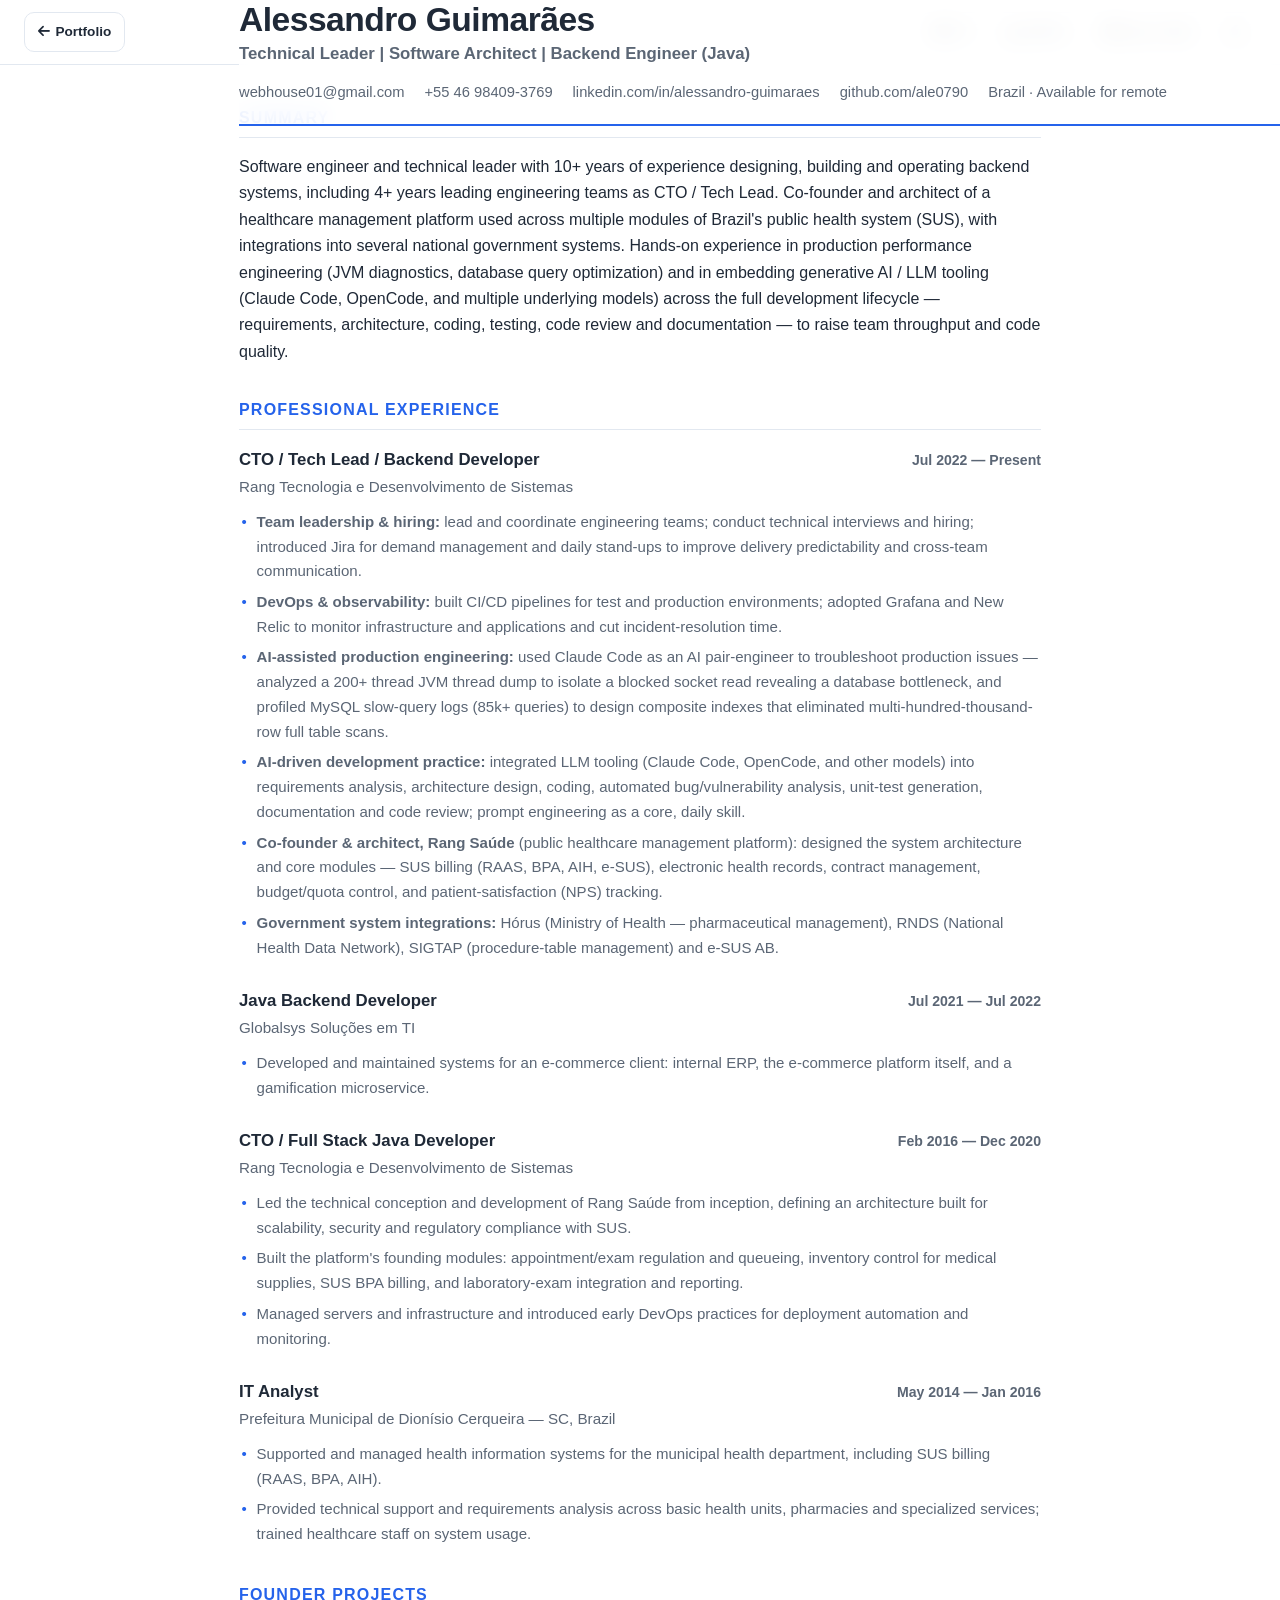
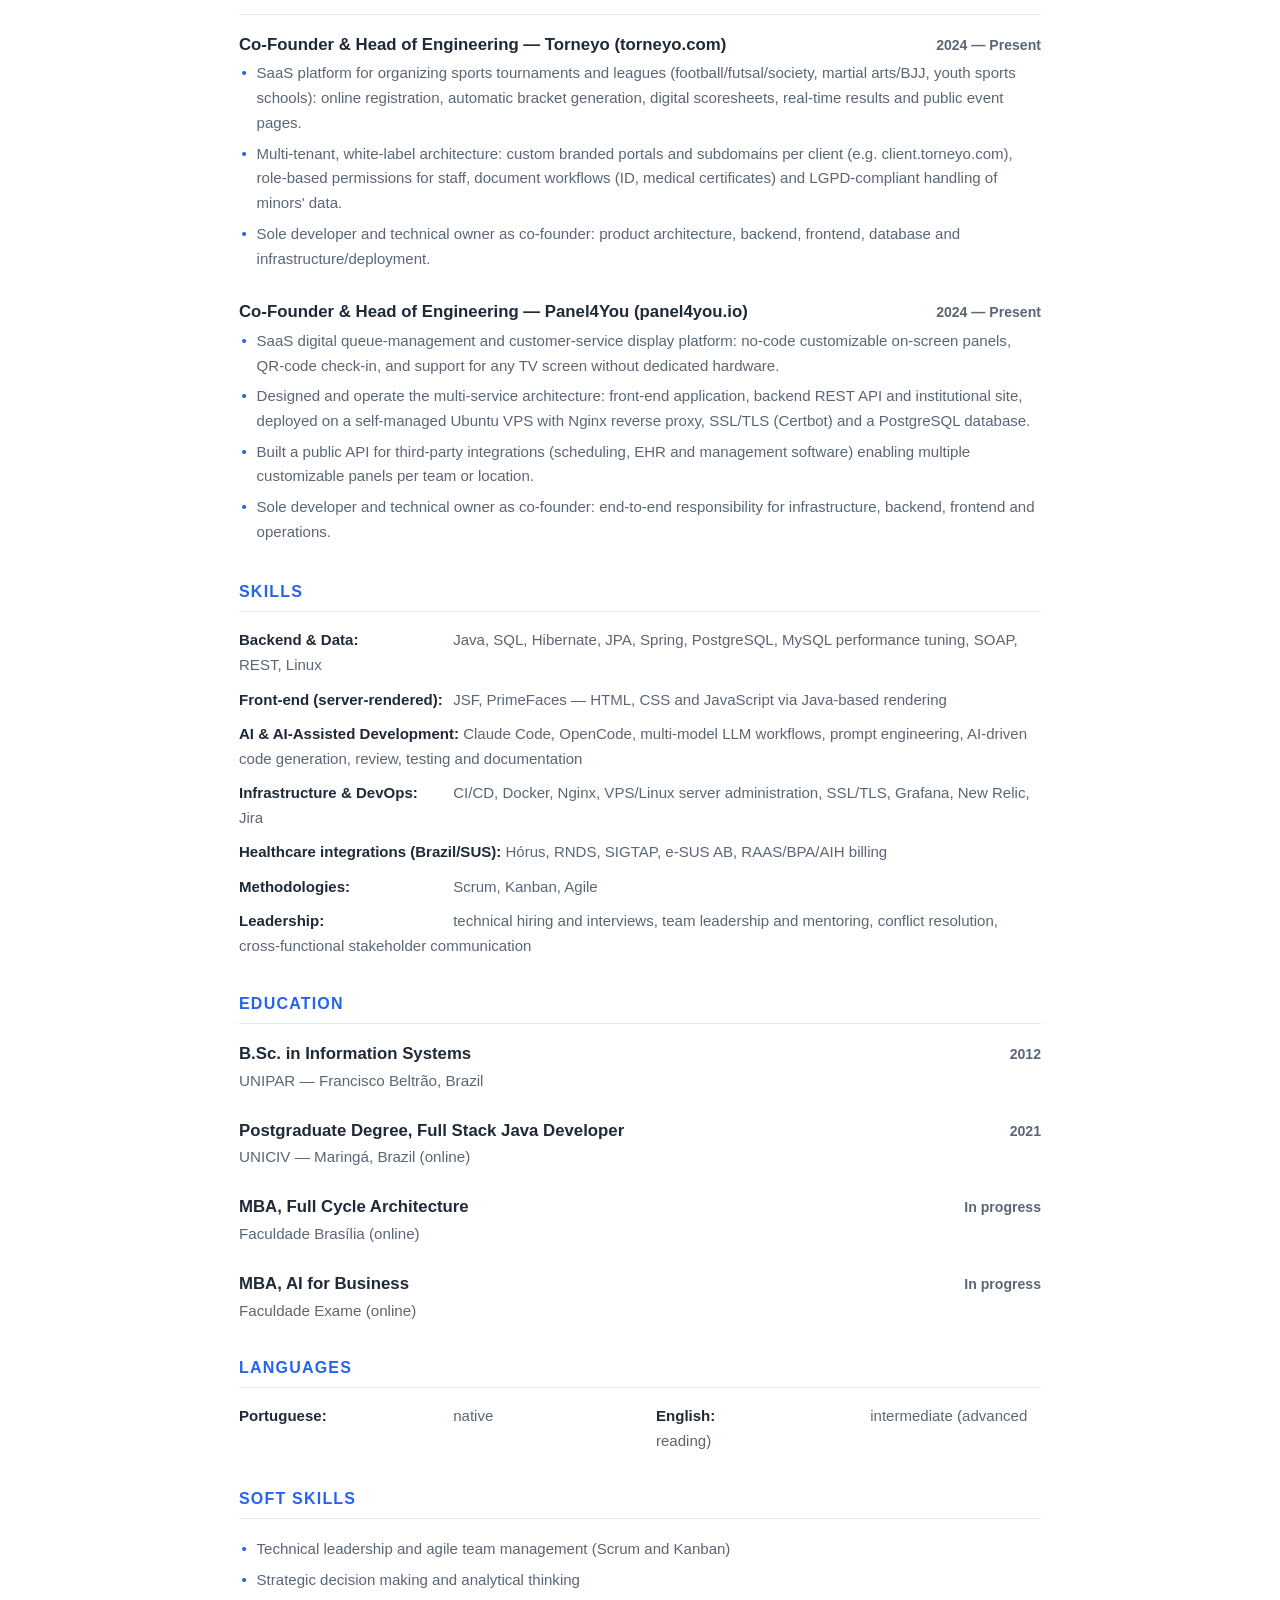
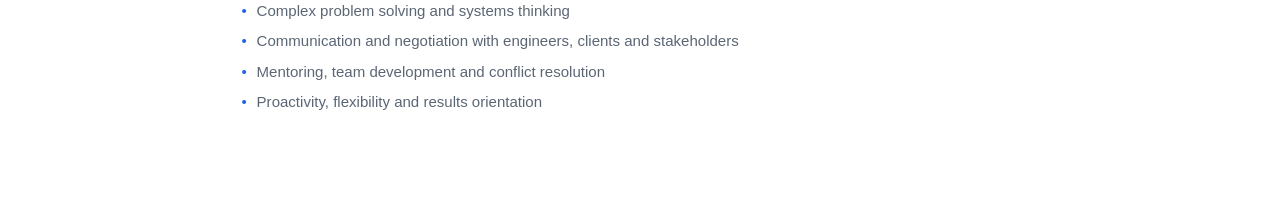
<file: en/resume.html>
<!DOCTYPE html>
<html lang="en">
<head>
    <meta charset="UTF-8">
    <meta name="viewport" content="width=device-width, initial-scale=1.0">

    <title>Résumé — Alessandro Guimarães | CTO, Tech Leader &amp; Software Architect</title>
    <meta name="description" content="Full résumé of Alessandro Guimarães: CTO and technical leader, 10+ years in Java backend engineering, software architecture, Brazilian healthcare system integrations and AI-assisted development.">
    <meta name="author" content="Alessandro Guimarães">
    <meta name="robots" content="index, follow, max-snippet:-1">
    <meta name="theme-color" content="#4f46e5">

    <link rel="canonical" href="https://ale0790.github.io/en/resume.html">
    <link rel="alternate" hreflang="pt-BR" href="https://ale0790.github.io/curriculo.html">
    <link rel="alternate" hreflang="en" href="https://ale0790.github.io/en/resume.html">
    <link rel="alternate" hreflang="x-default" href="https://ale0790.github.io/curriculo.html">

    <meta property="og:type" content="profile">
    <meta property="og:locale" content="en_US">
    <meta property="og:title" content="Résumé — Alessandro Guimarães | CTO &amp; Tech Leader">
    <meta property="og:description" content="10+ years in Java backend engineering, 4+ years leading teams. Co-founder and architect of Rang Saúde, Torneyo and Panel4You.">
    <meta property="og:url" content="https://ale0790.github.io/en/resume.html">
    <meta property="og:image" content="https://ale0790.github.io/profile.png">
    <meta name="twitter:card" content="summary_large_image">
    <meta name="twitter:image" content="https://ale0790.github.io/profile.png">

    <link rel="icon" href="../profile.png" type="image/png">

    <link rel="preconnect" href="https://cdnjs.cloudflare.com" crossorigin>
    <link href="https://cdnjs.cloudflare.com/ajax/libs/font-awesome/6.5.2/css/all.min.css" rel="stylesheet">
    <link rel="stylesheet" href="../assets/styles.css">
    <link rel="stylesheet" href="../assets/cv.css">

    <script>
        (function () {
            try {
                var t = localStorage.getItem('theme');
                if (t) document.documentElement.setAttribute('data-theme', t);
            } catch (e) { /* ignore */ }
        })();
    </script>
</head>
<body>
    <div class="cv-toolbar no-print">
        <a class="lang-switch" href="index.html"><i class="fas fa-arrow-left" aria-hidden="true"></i> Portfolio</a>
        <span class="spacer"></span>
        <a class="lang-switch" href="../curriculo.html" hreflang="pt-BR" lang="pt-BR"><i class="fas fa-globe" aria-hidden="true"></i> PT</a>
        <a class="lang-switch" href="../cv/Alessandro_Guimaraes_Resume_EN.docx" download><i class="fas fa-download" aria-hidden="true"></i> DOCX</a>
        <button class="lang-switch" type="button" onclick="window.print()"><i class="fas fa-print" aria-hidden="true"></i> Print / PDF</button>
        <button class="icon-btn theme-toggle" type="button" aria-label="Toggle light/dark theme" aria-pressed="false">
            <i class="fas fa-moon" aria-hidden="true"></i>
        </button>
    </div>

    <article class="cv">
        <header class="cv-header">
            <h1>Alessandro Guimarães</h1>
            <p class="cv-role">Technical Leader | Software Architect | Backend Engineer (Java)</p>
            <p class="cv-contact">
                <a href="mailto:webhouse01@gmail.com">webhouse01@gmail.com</a>
                <a href="tel:+5546984093769">+55 46 98409-3769</a>
                <a href="https://www.linkedin.com/in/alessandro-guimaraes" target="_blank" rel="noopener">linkedin.com/in/alessandro-guimaraes</a>
                <a href="https://github.com/ale0790" target="_blank" rel="noopener">github.com/ale0790</a>
                <span>Brazil · Available for remote</span>
            </p>
        </header>

        <section>
            <h2>Summary</h2>
            <p class="summary">
                Software engineer and technical leader with 10+ years of experience designing, building and
                operating backend systems, including 4+ years leading engineering teams as CTO / Tech Lead.
                Co-founder and architect of a healthcare management platform used across multiple modules of
                Brazil's public health system (SUS), with integrations into several national government
                systems. Hands-on experience in production performance engineering (JVM diagnostics, database
                query optimization) and in embedding generative AI / LLM tooling (Claude Code, OpenCode, and
                multiple underlying models) across the full development lifecycle — requirements,
                architecture, coding, testing, code review and documentation — to raise team throughput and
                code quality.
            </p>
        </section>

        <section>
            <h2>Professional experience</h2>

            <div class="cv-entry">
                <div class="cv-entry-head">
                    <h3>CTO / Tech Lead / Backend Developer</h3>
                    <span class="cv-dates">Jul 2022 — Present</span>
                </div>
                <p class="cv-org">Rang Tecnologia e Desenvolvimento de Sistemas</p>
                <ul>
                    <li><strong>Team leadership &amp; hiring:</strong> lead and coordinate engineering teams; conduct technical interviews and hiring; introduced Jira for demand management and daily stand-ups to improve delivery predictability and cross-team communication.</li>
                    <li><strong>DevOps &amp; observability:</strong> built CI/CD pipelines for test and production environments; adopted Grafana and New Relic to monitor infrastructure and applications and cut incident-resolution time.</li>
                    <li><strong>AI-assisted production engineering:</strong> used Claude Code as an AI pair-engineer to troubleshoot production issues — analyzed a 200+ thread JVM thread dump to isolate a blocked socket read revealing a database bottleneck, and profiled MySQL slow-query logs (85k+ queries) to design composite indexes that eliminated multi-hundred-thousand-row full table scans.</li>
                    <li><strong>AI-driven development practice:</strong> integrated LLM tooling (Claude Code, OpenCode, and other models) into requirements analysis, architecture design, coding, automated bug/vulnerability analysis, unit-test generation, documentation and code review; prompt engineering as a core, daily skill.</li>
                    <li><strong>Co-founder &amp; architect, Rang Saúde</strong> (public healthcare management platform): designed the system architecture and core modules — SUS billing (RAAS, BPA, AIH, e-SUS), electronic health records, contract management, budget/quota control, and patient-satisfaction (NPS) tracking.</li>
                    <li><strong>Government system integrations:</strong> Hórus (Ministry of Health — pharmaceutical management), RNDS (National Health Data Network), SIGTAP (procedure-table management) and e-SUS AB.</li>
                </ul>
            </div>

            <div class="cv-entry">
                <div class="cv-entry-head">
                    <h3>Java Backend Developer</h3>
                    <span class="cv-dates">Jul 2021 — Jul 2022</span>
                </div>
                <p class="cv-org">Globalsys Soluções em TI</p>
                <ul>
                    <li>Developed and maintained systems for an e-commerce client: internal ERP, the e-commerce platform itself, and a gamification microservice.</li>
                </ul>
            </div>

            <div class="cv-entry">
                <div class="cv-entry-head">
                    <h3>CTO / Full Stack Java Developer</h3>
                    <span class="cv-dates">Feb 2016 — Dec 2020</span>
                </div>
                <p class="cv-org">Rang Tecnologia e Desenvolvimento de Sistemas</p>
                <ul>
                    <li>Led the technical conception and development of Rang Saúde from inception, defining an architecture built for scalability, security and regulatory compliance with SUS.</li>
                    <li>Built the platform's founding modules: appointment/exam regulation and queueing, inventory control for medical supplies, SUS BPA billing, and laboratory-exam integration and reporting.</li>
                    <li>Managed servers and infrastructure and introduced early DevOps practices for deployment automation and monitoring.</li>
                </ul>
            </div>

            <div class="cv-entry">
                <div class="cv-entry-head">
                    <h3>IT Analyst</h3>
                    <span class="cv-dates">May 2014 — Jan 2016</span>
                </div>
                <p class="cv-org">Prefeitura Municipal de Dionísio Cerqueira — SC, Brazil</p>
                <ul>
                    <li>Supported and managed health information systems for the municipal health department, including SUS billing (RAAS, BPA, AIH).</li>
                    <li>Provided technical support and requirements analysis across basic health units, pharmacies and specialized services; trained healthcare staff on system usage.</li>
                </ul>
            </div>
        </section>

        <section>
            <h2>Founder projects</h2>

            <div class="cv-entry">
                <div class="cv-entry-head">
                    <h3>Co-Founder &amp; Head of Engineering — Torneyo (torneyo.com)</h3>
                    <span class="cv-dates">2024 — Present</span>
                </div>
                <ul>
                    <li>SaaS platform for organizing sports tournaments and leagues (football/futsal/society, martial arts/BJJ, youth sports schools): online registration, automatic bracket generation, digital scoresheets, real-time results and public event pages.</li>
                    <li>Multi-tenant, white-label architecture: custom branded portals and subdomains per client (e.g. client.torneyo.com), role-based permissions for staff, document workflows (ID, medical certificates) and LGPD-compliant handling of minors' data.</li>
                    <li>Sole developer and technical owner as co-founder: product architecture, backend, frontend, database and infrastructure/deployment.</li>
                </ul>
            </div>

            <div class="cv-entry">
                <div class="cv-entry-head">
                    <h3>Co-Founder &amp; Head of Engineering — Panel4You (panel4you.io)</h3>
                    <span class="cv-dates">2024 — Present</span>
                </div>
                <ul>
                    <li>SaaS digital queue-management and customer-service display platform: no-code customizable on-screen panels, QR-code check-in, and support for any TV screen without dedicated hardware.</li>
                    <li>Designed and operate the multi-service architecture: front-end application, backend REST API and institutional site, deployed on a self-managed Ubuntu VPS with Nginx reverse proxy, SSL/TLS (Certbot) and a PostgreSQL database.</li>
                    <li>Built a public API for third-party integrations (scheduling, EHR and management software) enabling multiple customizable panels per team or location.</li>
                    <li>Sole developer and technical owner as co-founder: end-to-end responsibility for infrastructure, backend, frontend and operations.</li>
                </ul>
            </div>
        </section>

        <section>
            <h2>Skills</h2>
            <div class="cv-skills">
                <p class="cv-skill-row"><strong>Backend &amp; Data:</strong> Java, SQL, Hibernate, JPA, Spring, PostgreSQL, MySQL performance tuning, SOAP, REST, Linux</p>
                <p class="cv-skill-row"><strong>Front-end (server-rendered):</strong> JSF, PrimeFaces — HTML, CSS and JavaScript via Java-based rendering</p>
                <p class="cv-skill-row"><strong>AI &amp; AI-Assisted Development:</strong> Claude Code, OpenCode, multi-model LLM workflows, prompt engineering, AI-driven code generation, review, testing and documentation</p>
                <p class="cv-skill-row"><strong>Infrastructure &amp; DevOps:</strong> CI/CD, Docker, Nginx, VPS/Linux server administration, SSL/TLS, Grafana, New Relic, Jira</p>
                <p class="cv-skill-row"><strong>Healthcare integrations (Brazil/SUS):</strong> Hórus, RNDS, SIGTAP, e-SUS AB, RAAS/BPA/AIH billing</p>
                <p class="cv-skill-row"><strong>Methodologies:</strong> Scrum, Kanban, Agile</p>
                <p class="cv-skill-row"><strong>Leadership:</strong> technical hiring and interviews, team leadership and mentoring, conflict resolution, cross-functional stakeholder communication</p>
            </div>
        </section>

        <section>
            <h2>Education</h2>
            <div class="cv-entry">
                <div class="cv-entry-head">
                    <h3>B.Sc. in Information Systems</h3>
                    <span class="cv-dates">2012</span>
                </div>
                <p class="cv-org">UNIPAR — Francisco Beltrão, Brazil</p>
            </div>
            <div class="cv-entry">
                <div class="cv-entry-head">
                    <h3>Postgraduate Degree, Full Stack Java Developer</h3>
                    <span class="cv-dates">2021</span>
                </div>
                <p class="cv-org">UNICIV — Maringá, Brazil (online)</p>
            </div>
            <div class="cv-entry">
                <div class="cv-entry-head">
                    <h3>MBA, Full Cycle Architecture</h3>
                    <span class="cv-dates">In progress</span>
                </div>
                <p class="cv-org">Faculdade Brasília (online)</p>
            </div>
            <div class="cv-entry">
                <div class="cv-entry-head">
                    <h3>MBA, AI for Business</h3>
                    <span class="cv-dates">In progress</span>
                </div>
                <p class="cv-org">Faculdade Exame (online)</p>
            </div>
        </section>

        <section>
            <h2>Languages</h2>
            <div class="cv-two-col">
                <p class="cv-skill-row"><strong>Portuguese:</strong> native</p>
                <p class="cv-skill-row"><strong>English:</strong> intermediate (advanced reading)</p>
            </div>
        </section>

        <section>
            <h2>Soft skills</h2>
            <ul>
                <li>Technical leadership and agile team management (Scrum and Kanban)</li>
                <li>Strategic decision making and analytical thinking</li>
                <li>Complex problem solving and systems thinking</li>
                <li>Communication and negotiation with engineers, clients and stakeholders</li>
                <li>Mentoring, team development and conflict resolution</li>
                <li>Proactivity, flexibility and results orientation</li>
            </ul>
        </section>
    </article>

    <script src="../assets/main.js" defer></script>
</body>
</html>
</file>
<file: assets/styles.css>
/* ==========================================================================
   Alessandro Guimarães — portfólio
   Tema claro/escuro via variáveis. Definidas em :root e sobrescritas em
   [data-theme="dark"] e no fallback prefers-color-scheme.
   ========================================================================== */

:root {
    --bg: #ffffff;
    --bg-alt: #f6f8fb;
    --bg-card: #ffffff;
    --bg-chip: #e8edf5;
    --text: #1f2937;
    --text-muted: #5b6675;
    --text-chip: #3c4757;
    --accent: #2563eb;
    --accent-2: #7c3aed;
    --accent-soft: rgba(37, 99, 235, 0.12);
    --border: #e2e8f0;
    --shadow: 0 4px 14px rgba(15, 23, 42, 0.07);
    --shadow-lg: 0 12px 32px rgba(15, 23, 42, 0.12);
    --header-bg: rgba(255, 255, 255, 0.88);
    --hero-1: #4f46e5;
    --hero-2: #7c3aed;
    --on-hero: #ffffff;
    --ok: #10b981;
}

[data-theme="dark"] {
    --bg: #0d1117;
    --bg-alt: #121821;
    --bg-card: #161d28;
    --bg-chip: #222c3a;
    --text: #e6edf3;
    --text-muted: #9aa7b6;
    --text-chip: #c7d2de;
    --accent: #7aa2ff;
    --accent-2: #b18aff;
    --accent-soft: rgba(122, 162, 255, 0.16);
    --border: #263140;
    --shadow: 0 4px 14px rgba(0, 0, 0, 0.4);
    --shadow-lg: 0 12px 32px rgba(0, 0, 0, 0.55);
    --header-bg: rgba(13, 17, 23, 0.88);
    --hero-1: #2b2d6e;
    --hero-2: #4c2a72;
    --on-hero: #f2f5fa;
}

@media (prefers-color-scheme: dark) {
    :root:not([data-theme="light"]) {
        --bg: #0d1117;
        --bg-alt: #121821;
        --bg-card: #161d28;
        --bg-chip: #222c3a;
        --text: #e6edf3;
        --text-muted: #9aa7b6;
        --text-chip: #c7d2de;
        --accent: #7aa2ff;
        --accent-2: #b18aff;
        --accent-soft: rgba(122, 162, 255, 0.16);
        --border: #263140;
        --shadow: 0 4px 14px rgba(0, 0, 0, 0.4);
        --shadow-lg: 0 12px 32px rgba(0, 0, 0, 0.55);
        --header-bg: rgba(13, 17, 23, 0.88);
        --hero-1: #2b2d6e;
        --hero-2: #4c2a72;
        --on-hero: #f2f5fa;
    }
}

* { margin: 0; padding: 0; box-sizing: border-box; }

html { scroll-behavior: smooth; scroll-padding-top: 90px; }

body {
    font-family: 'Segoe UI', Tahoma, Geneva, Verdana, sans-serif;
    line-height: 1.65;
    color: var(--text);
    background: var(--bg);
    -webkit-font-smoothing: antialiased;
}

a { color: var(--accent); }

.container { max-width: 1140px; margin: 0 auto; padding: 0 1.5rem; }

.skip-link {
    position: absolute;
    left: -9999px;
    top: 0;
    background: var(--accent);
    color: #fff;
    padding: 0.75rem 1.25rem;
    z-index: 2000;
}
.skip-link:focus { left: 0; }

:focus-visible { outline: 3px solid var(--accent); outline-offset: 2px; border-radius: 4px; }

/* ---------- Header ---------- */
header {
    position: fixed;
    top: 0;
    width: 100%;
    background: var(--header-bg);
    backdrop-filter: blur(12px);
    z-index: 1000;
    border-bottom: 1px solid var(--border);
}

nav {
    max-width: 1140px;
    margin: 0 auto;
    display: flex;
    justify-content: space-between;
    align-items: center;
    gap: 1rem;
    padding: 0.85rem 1.5rem;
}

.logo {
    font-size: 1.15rem;
    font-weight: 700;
    color: var(--accent);
    text-decoration: none;
    white-space: nowrap;
}

.nav-links { display: flex; list-style: none; gap: 1.4rem; margin-left: auto; }

.nav-links a {
    text-decoration: none;
    color: var(--text);
    font-size: 0.95rem;
    transition: color 0.2s ease;
}
.nav-links a:hover { color: var(--accent); }

.nav-actions { display: flex; align-items: center; gap: 0.5rem; }

.icon-btn {
    width: 40px;
    height: 40px;
    display: inline-flex;
    align-items: center;
    justify-content: center;
    border: 1px solid var(--border);
    background: var(--bg-card);
    color: var(--text);
    border-radius: 10px;
    cursor: pointer;
    font-size: 0.95rem;
    text-decoration: none;
    transition: all 0.2s ease;
}
.icon-btn:hover { border-color: var(--accent); color: var(--accent); }

.lang-switch {
    display: inline-flex;
    align-items: center;
    gap: 0.35rem;
    padding: 0 0.8rem;
    height: 40px;
    border: 1px solid var(--border);
    border-radius: 10px;
    background: var(--bg-card);
    color: var(--text);
    text-decoration: none;
    font-size: 0.85rem;
    font-weight: 600;
    white-space: nowrap;
    transition: all 0.2s ease;
}
.lang-switch:hover { border-color: var(--accent); color: var(--accent); }

.menu-toggle { display: none; }

/* ---------- Hero ---------- */
.hero {
    background: linear-gradient(135deg, var(--hero-1) 0%, var(--hero-2) 100%);
    color: var(--on-hero);
    padding: 150px 0 90px;
    text-align: center;
}

.profile-img {
    width: 156px;
    height: 156px;
    border-radius: 50%;
    margin: 0 auto 1.5rem;
    border: 4px solid rgba(255, 255, 255, 0.35);
    overflow: hidden;
    background: rgba(255, 255, 255, 0.15);
}
.profile-img img { width: 100%; height: 100%; object-fit: cover; display: block; }

.hero h1 { font-size: 3rem; font-weight: 300; margin-bottom: 0.6rem; letter-spacing: -0.5px; }
.hero .subtitle { font-size: 1.3rem; opacity: 0.95; margin-bottom: 0.6rem; }
.hero .tagline { font-size: 1.02rem; opacity: 0.85; max-width: 680px; margin: 0 auto 1.8rem; }

.social-links { display: flex; justify-content: center; gap: 0.75rem; margin-bottom: 1.8rem; flex-wrap: wrap; }

.social-links a {
    display: inline-flex;
    align-items: center;
    justify-content: center;
    width: 46px;
    height: 46px;
    background: rgba(255, 255, 255, 0.18);
    color: var(--on-hero);
    text-decoration: none;
    border-radius: 50%;
    transition: all 0.25s ease;
}
.social-links a:hover { background: rgba(255, 255, 255, 0.32); transform: translateY(-3px); }

.hero-cta { display: flex; justify-content: center; gap: 0.75rem; flex-wrap: wrap; }

.cta-button {
    display: inline-flex;
    align-items: center;
    gap: 0.5rem;
    background: #fff;
    color: #4f46e5;
    padding: 0.85rem 1.6rem;
    text-decoration: none;
    border-radius: 50px;
    font-weight: 600;
    font-size: 0.95rem;
    border: 2px solid transparent;
    transition: all 0.25s ease;
}
.cta-button:hover { transform: translateY(-2px); box-shadow: var(--shadow-lg); }

.cta-button.ghost { background: transparent; color: var(--on-hero); border-color: rgba(255, 255, 255, 0.6); }
.cta-button.ghost:hover { background: rgba(255, 255, 255, 0.14); }

/* botão sólido usado fora do hero */
.btn {
    display: inline-flex;
    align-items: center;
    gap: 0.5rem;
    background: var(--accent);
    color: #fff;
    padding: 0.7rem 1.3rem;
    border-radius: 50px;
    text-decoration: none;
    font-weight: 600;
    font-size: 0.92rem;
    transition: all 0.25s ease;
}
.btn:hover { transform: translateY(-2px); box-shadow: var(--shadow-lg); }

.btn.outline { background: transparent; color: var(--accent); border: 1.5px solid var(--accent); }

/* ---------- Seções ---------- */
.section { padding: 80px 0; }
.section.alt { background: var(--bg-alt); }

.section-title {
    text-align: center;
    font-size: 2.1rem;
    margin-bottom: 0.75rem;
    color: var(--text);
}
.section-title span { color: var(--accent); }

.section-lead {
    text-align: center;
    color: var(--text-muted);
    max-width: 680px;
    margin: 0 auto 2.75rem;
}

.card {
    background: var(--bg-card);
    border: 1px solid var(--border);
    border-radius: 14px;
    box-shadow: var(--shadow);
    padding: 1.75rem;
}

/* ---------- Sobre ---------- */
.about-content { display: grid; grid-template-columns: 1.6fr 1fr; gap: 3rem; align-items: start; }
.about-text p { margin-bottom: 1rem; color: var(--text-muted); }
.about-text p strong { color: var(--text); }

.about-stats { display: grid; grid-template-columns: repeat(2, 1fr); gap: 1rem; }

.stat-item {
    text-align: center;
    padding: 1.4rem 0.75rem;
    background: var(--bg-card);
    border: 1px solid var(--border);
    border-radius: 12px;
    box-shadow: var(--shadow);
}
.stat-number { font-size: 2rem; font-weight: 700; color: var(--accent); display: block; line-height: 1.2; }
.stat-item span:last-child { font-size: 0.85rem; color: var(--text-muted); }

/* ---------- Impacto ---------- */
.impact-grid { display: grid; grid-template-columns: repeat(auto-fit, minmax(280px, 1fr)); gap: 1.5rem; }

.impact-card {
    background: var(--bg-card);
    border: 1px solid var(--border);
    border-left: 4px solid var(--accent);
    border-radius: 12px;
    padding: 1.6rem;
    box-shadow: var(--shadow);
}
.impact-metric { font-size: 1.7rem; font-weight: 700; color: var(--accent); line-height: 1.2; }
.impact-card h3 { font-size: 1.02rem; margin: 0.4rem 0 0.5rem; }
.impact-card p { color: var(--text-muted); font-size: 0.94rem; }

/* ---------- Timeline de experiência ---------- */
.timeline { position: relative; padding-left: 2rem; }
.timeline::before {
    content: '';
    position: absolute;
    left: 7px;
    top: 8px;
    bottom: 8px;
    width: 2px;
    background: var(--border);
}

.timeline-item { position: relative; margin-bottom: 2.5rem; }
.timeline-item:last-child { margin-bottom: 0; }
.timeline-item::before {
    content: '';
    position: absolute;
    left: -2rem;
    top: 8px;
    width: 16px;
    height: 16px;
    border-radius: 50%;
    background: var(--accent);
    border: 3px solid var(--bg);
}

.timeline-period {
    display: inline-block;
    background: var(--accent-soft);
    color: var(--accent);
    padding: 0.2rem 0.75rem;
    border-radius: 20px;
    font-size: 0.8rem;
    font-weight: 600;
    margin-bottom: 0.5rem;
}
.timeline-item h3 { font-size: 1.2rem; margin-bottom: 0.2rem; }
.timeline-company { color: var(--text-muted); font-size: 0.95rem; margin-bottom: 0.8rem; }

.achievement-list { list-style: none; }
.achievement-list li {
    padding: 0.3rem 0 0.3rem 1.6rem;
    position: relative;
    color: var(--text-muted);
    font-size: 0.95rem;
}
.achievement-list li::before {
    content: '\2713';
    position: absolute;
    left: 0;
    top: 0.3rem;
    color: var(--ok);
    font-weight: bold;
}

/* ---------- Projetos ---------- */
.projects-grid { display: grid; gap: 2rem; }

.project-card {
    background: var(--bg-card);
    border: 1px solid var(--border);
    border-radius: 14px;
    box-shadow: var(--shadow);
    padding: 2rem;
}

.project-head { display: flex; flex-wrap: wrap; align-items: baseline; gap: 0.75rem; margin-bottom: 0.5rem; }
.project-title { font-size: 1.5rem; color: var(--accent); }
.project-role {
    background: var(--bg-chip);
    color: var(--text-chip);
    padding: 0.15rem 0.7rem;
    border-radius: 20px;
    font-size: 0.78rem;
    font-weight: 600;
}
.project-card > p { color: var(--text-muted); margin-bottom: 1.25rem; }

.project-modules { display: grid; grid-template-columns: repeat(auto-fit, minmax(215px, 1fr)); gap: 1rem; margin-bottom: 1.25rem; }

.module-card {
    background: var(--bg-alt);
    border: 1px solid var(--border);
    border-left: 3px solid var(--accent-2);
    border-radius: 8px;
    padding: 1rem 1.1rem;
}
.module-card h4 { font-size: 0.98rem; margin-bottom: 0.25rem; }
.module-card p { font-size: 0.87rem; color: var(--text-muted); }

/* ---------- Grid de cards genérico (integrações, serviços) ---------- */
.card-grid { display: grid; grid-template-columns: repeat(auto-fit, minmax(260px, 1fr)); gap: 1.5rem; }

.feature-card {
    background: var(--bg-card);
    border: 1px solid var(--border);
    border-radius: 14px;
    box-shadow: var(--shadow);
    padding: 1.75rem;
    text-align: center;
    transition: transform 0.25s ease, box-shadow 0.25s ease;
}
.feature-card:hover { transform: translateY(-4px); box-shadow: var(--shadow-lg); }
.feature-card h3 { font-size: 1.1rem; margin-bottom: 0.5rem; }
.feature-card p { color: var(--text-muted); font-size: 0.93rem; }

.feature-icon {
    width: 56px;
    height: 56px;
    background: linear-gradient(45deg, var(--accent), var(--accent-2));
    border-radius: 50%;
    display: flex;
    align-items: center;
    justify-content: center;
    margin: 0 auto 1rem;
    color: #fff;
    font-size: 1.35rem;
}

/* ---------- Skills ---------- */
.skills-grid { display: grid; grid-template-columns: repeat(auto-fit, minmax(300px, 1fr)); gap: 1.5rem; }

.skill-category {
    background: var(--bg-card);
    border: 1px solid var(--border);
    border-radius: 14px;
    box-shadow: var(--shadow);
    padding: 1.6rem;
}
.skill-category h3 {
    color: var(--accent);
    margin-bottom: 1rem;
    font-size: 1.05rem;
    display: flex;
    align-items: center;
    gap: 0.6rem;
}
.skill-tags { display: flex; flex-wrap: wrap; gap: 0.5rem; }
.skill-tag {
    background: var(--bg-chip);
    color: var(--text-chip);
    padding: 0.35rem 0.85rem;
    border-radius: 20px;
    font-size: 0.85rem;
}

/* ---------- Formação ---------- */
.education-grid { display: grid; grid-template-columns: repeat(auto-fit, minmax(270px, 1fr)); gap: 1.5rem; }

.education-card {
    background: var(--bg-card);
    border: 1px solid var(--border);
    border-radius: 14px;
    box-shadow: var(--shadow);
    padding: 1.6rem;
    transition: transform 0.25s ease;
}
.education-card:hover { transform: translateY(-4px); }
.education-card .degree { font-size: 1.05rem; font-weight: 700; color: var(--accent); margin-bottom: 0.35rem; }
.education-card .institution { color: var(--text-muted); font-size: 0.92rem; margin-bottom: 0.75rem; }
.education-card .year {
    background: var(--accent-soft);
    color: var(--accent);
    padding: 0.2rem 0.75rem;
    border-radius: 20px;
    font-size: 0.8rem;
    font-weight: 600;
    display: inline-block;
}

/* ---------- Soft skills ---------- */
.soft-skills-grid { display: grid; grid-template-columns: repeat(auto-fit, minmax(300px, 1fr)); gap: 1.25rem; }

.soft-skill {
    background: var(--bg-card);
    border: 1px solid var(--border);
    border-radius: 12px;
    box-shadow: var(--shadow);
    padding: 1.4rem;
    display: flex;
    align-items: center;
    gap: 1.2rem;
}
.soft-skill-icon {
    width: 56px;
    height: 56px;
    flex: 0 0 56px;
    background: linear-gradient(45deg, var(--accent), var(--accent-2));
    border-radius: 50%;
    display: flex;
    align-items: center;
    justify-content: center;
    color: #fff;
    font-size: 1.25rem;
}
.soft-skill h4 { font-size: 1rem; margin-bottom: 0.2rem; }
.soft-skill p { font-size: 0.9rem; color: var(--text-muted); }

/* ---------- Idiomas ---------- */
.lang-list { display: flex; flex-wrap: wrap; justify-content: center; gap: 1rem; }
.lang-item {
    background: var(--bg-card);
    border: 1px solid var(--border);
    border-radius: 12px;
    padding: 1rem 1.5rem;
    box-shadow: var(--shadow);
    text-align: center;
    min-width: 220px;
}
.lang-item strong { display: block; }
.lang-item span { font-size: 0.88rem; color: var(--text-muted); }

/* ---------- Contato ---------- */
.contact { background: linear-gradient(135deg, var(--hero-1) 0%, var(--hero-2) 100%); color: var(--on-hero); }
.contact .section-title, .contact .section-lead { color: var(--on-hero); }
.contact .section-title span { color: var(--on-hero); }
.contact .section-lead { opacity: 0.88; }

.contact-grid { display: grid; grid-template-columns: repeat(auto-fit, minmax(250px, 1fr)); gap: 1.5rem; }

.contact-item {
    display: flex;
    align-items: center;
    gap: 1rem;
    background: rgba(255, 255, 255, 0.1);
    border: 1px solid rgba(255, 255, 255, 0.18);
    border-radius: 12px;
    padding: 1.1rem 1.25rem;
}
.contact-icon {
    width: 44px;
    height: 44px;
    flex: 0 0 44px;
    background: rgba(255, 255, 255, 0.2);
    border-radius: 50%;
    display: flex;
    align-items: center;
    justify-content: center;
}
.contact-item strong { display: block; font-size: 0.82rem; text-transform: uppercase; letter-spacing: 0.5px; opacity: 0.8; }
.contact-item a { color: var(--on-hero); text-decoration: none; word-break: break-word; }
.contact-item a:hover { text-decoration: underline; }

/* ---------- Footer ---------- */
footer {
    background: var(--bg-alt);
    border-top: 1px solid var(--border);
    color: var(--text-muted);
    text-align: center;
    padding: 2rem 0;
    font-size: 0.9rem;
}
footer a { color: var(--accent); text-decoration: none; }

/* ---------- Animações ---------- */
.fade-in { opacity: 0; transform: translateY(24px); transition: opacity 0.55s ease, transform 0.55s ease; }
.fade-in.visible { opacity: 1; transform: none; }

@media (prefers-reduced-motion: reduce) {
    html { scroll-behavior: auto; }
    .fade-in { opacity: 1; transform: none; transition: none; }
    * { animation-duration: 0.01ms !important; transition-duration: 0.01ms !important; }
}

/* ---------- Voltar ao topo ---------- */
.scroll-top {
    position: fixed;
    bottom: 20px;
    right: 20px;
    width: 46px;
    height: 46px;
    background: var(--accent);
    color: #fff;
    border: none;
    border-radius: 50%;
    cursor: pointer;
    display: none;
    align-items: center;
    justify-content: center;
    z-index: 1000;
    box-shadow: var(--shadow-lg);
}
.scroll-top.visible { display: flex; }

/* ---------- Responsivo ---------- */
@media (max-width: 900px) {
    .about-content { grid-template-columns: 1fr; gap: 2rem; }
}

@media (max-width: 768px) {
    .menu-toggle { display: inline-flex; }

    .nav-links {
        display: none;
        position: absolute;
        top: 100%;
        left: 0;
        width: 100%;
        background: var(--bg);
        border-bottom: 1px solid var(--border);
        flex-direction: column;
        gap: 0.25rem;
        padding: 1rem 1.5rem 1.5rem;
        box-shadow: var(--shadow-lg);
    }
    .nav-links.active { display: flex; }
    .nav-links a { display: block; padding: 0.5rem 0; }

    .hero { padding: 130px 0 70px; }
    .hero h1 { font-size: 2.2rem; }
    .hero .subtitle { font-size: 1.05rem; }
    .section { padding: 60px 0; }
    .section-title { font-size: 1.7rem; }
    .about-stats { grid-template-columns: repeat(2, 1fr); }
    .project-card, .card { padding: 1.4rem; }
    .timeline { padding-left: 1.5rem; }
    .timeline-item::before { left: -1.5rem; }
}

/* ---------- Impressão da landing (o alvo real de impressão é curriculo.html) ---------- */
@media print {
    header, .scroll-top, .hero-cta, .social-links, .nav-actions { display: none !important; }
    body { background: #fff; color: #000; }
    .hero { background: none; color: #000; padding: 1rem 0; }
    .section { padding: 1rem 0; page-break-inside: avoid; }
    .fade-in { opacity: 1; transform: none; }
    a[href^="http"]::after { content: " (" attr(href) ")"; font-size: 0.75em; color: #555; }
}
</file>
<file: assets/cv.css>
/* ==========================================================================
   Currículo — layout de coluna única, semântico e otimizado para:
   - leitura por recrutador
   - impressão / "Salvar como PDF" (Ctrl+P)
   - parsing por ATS e por assistentes de IA (texto real, sem tabelas nem colunas)
   ========================================================================== */

.cv-toolbar {
    position: sticky;
    top: 0;
    z-index: 100;
    display: flex;
    flex-wrap: wrap;
    align-items: center;
    gap: 0.6rem;
    padding: 0.75rem 1.5rem;
    background: var(--header-bg);
    backdrop-filter: blur(12px);
    border-bottom: 1px solid var(--border);
}
.cv-toolbar .spacer { margin-left: auto; }

.cv {
    max-width: 850px;
    margin: 0 auto;
    padding: 2.5rem 1.5rem 4rem;
}

.cv-header { border-bottom: 2px solid var(--accent); padding-bottom: 1.25rem; margin-bottom: 1.75rem; }
.cv-header h1 { font-size: 2.1rem; font-weight: 700; letter-spacing: -0.5px; line-height: 1.2; }
.cv-role { font-size: 1.05rem; color: var(--accent); font-weight: 600; margin-bottom: 0.75rem; }

.cv-contact { display: flex; flex-wrap: wrap; gap: 0.4rem 1.25rem; font-size: 0.92rem; color: var(--text-muted); }
.cv-contact a { color: var(--text-muted); text-decoration: none; }
.cv-contact a:hover { color: var(--accent); text-decoration: underline; }

.cv section { margin-bottom: 2rem; }

.cv h2 {
    font-size: 1rem;
    text-transform: uppercase;
    letter-spacing: 1.2px;
    color: var(--accent);
    border-bottom: 1px solid var(--border);
    padding-bottom: 0.35rem;
    margin-bottom: 1rem;
}

.cv h3 { font-size: 1.05rem; font-weight: 700; }

.cv p { color: var(--text-muted); }
.cv .summary { color: var(--text); font-size: 1rem; }

.cv-entry { margin-bottom: 1.5rem; page-break-inside: avoid; break-inside: avoid; }
.cv-entry:last-child { margin-bottom: 0; }

.cv-entry-head {
    display: flex;
    flex-wrap: wrap;
    justify-content: space-between;
    align-items: baseline;
    gap: 0.35rem 1rem;
}
.cv-dates { font-size: 0.88rem; color: var(--text-muted); white-space: nowrap; font-weight: 600; }
.cv-org { font-size: 0.95rem; color: var(--text-muted); margin-bottom: 0.5rem; }
.cv-org a { color: var(--text-muted); }

.cv ul { list-style: none; }
.cv ul li {
    position: relative;
    padding: 0.18rem 0 0.18rem 1.1rem;
    font-size: 0.94rem;
    color: var(--text-muted);
}
.cv ul li::before {
    content: '\2022';
    position: absolute;
    left: 0.15rem;
    color: var(--accent);
}

.cv-skills { display: grid; gap: 0.6rem; }
.cv-skill-row { font-size: 0.94rem; color: var(--text-muted); }
.cv-skill-row strong { color: var(--text); display: inline-block; min-width: 210px; }

.cv-two-col { display: grid; grid-template-columns: 1fr 1fr; gap: 0.35rem 2rem; }

@media (max-width: 640px) {
    .cv { padding: 1.75rem 1.25rem 3rem; }
    .cv-header h1 { font-size: 1.6rem; }
    .cv-two-col { grid-template-columns: 1fr; }
    .cv-skill-row strong { min-width: 0; display: block; }
}

/* ---------- Impressão: este é o alvo. Ctrl+P gera um PDF limpo. ---------- */
@media print {
    @page { size: A4; margin: 14mm 15mm; }

    html, body {
        background: #fff !important;
        color: #000 !important;
        font-size: 10.5pt;
        line-height: 1.42;
    }

    .cv-toolbar, .no-print { display: none !important; }

    .cv { max-width: none; margin: 0; padding: 0; }

    .cv-header { border-bottom: 1.5pt solid #000; margin-bottom: 10pt; padding-bottom: 8pt; }
    .cv-header h1 { font-size: 19pt; }
    .cv-role { color: #000; font-size: 11pt; }
    .cv-contact { color: #000; font-size: 9pt; }
    .cv-contact a { color: #000; text-decoration: none; }

    .cv section { margin-bottom: 11pt; }
    .cv h2 {
        color: #000;
        font-size: 10.5pt;
        border-bottom: 0.5pt solid #999;
        margin-bottom: 6pt;
        page-break-after: avoid;
        break-after: avoid;
    }
    .cv h3 { font-size: 11pt; page-break-after: avoid; break-after: avoid; }
    .cv p, .cv ul li, .cv-org, .cv-dates, .cv-skill-row { color: #000; }
    .cv ul li::before { color: #000; }
    .cv ul li { font-size: 10pt; padding-top: 0.5pt; padding-bottom: 0.5pt; }
    .cv-entry { margin-bottom: 9pt; }

    /* Sem URLs impressas: em ATS e PDF elas viram ruído */
    a::after { content: none !important; }
}
</file>
